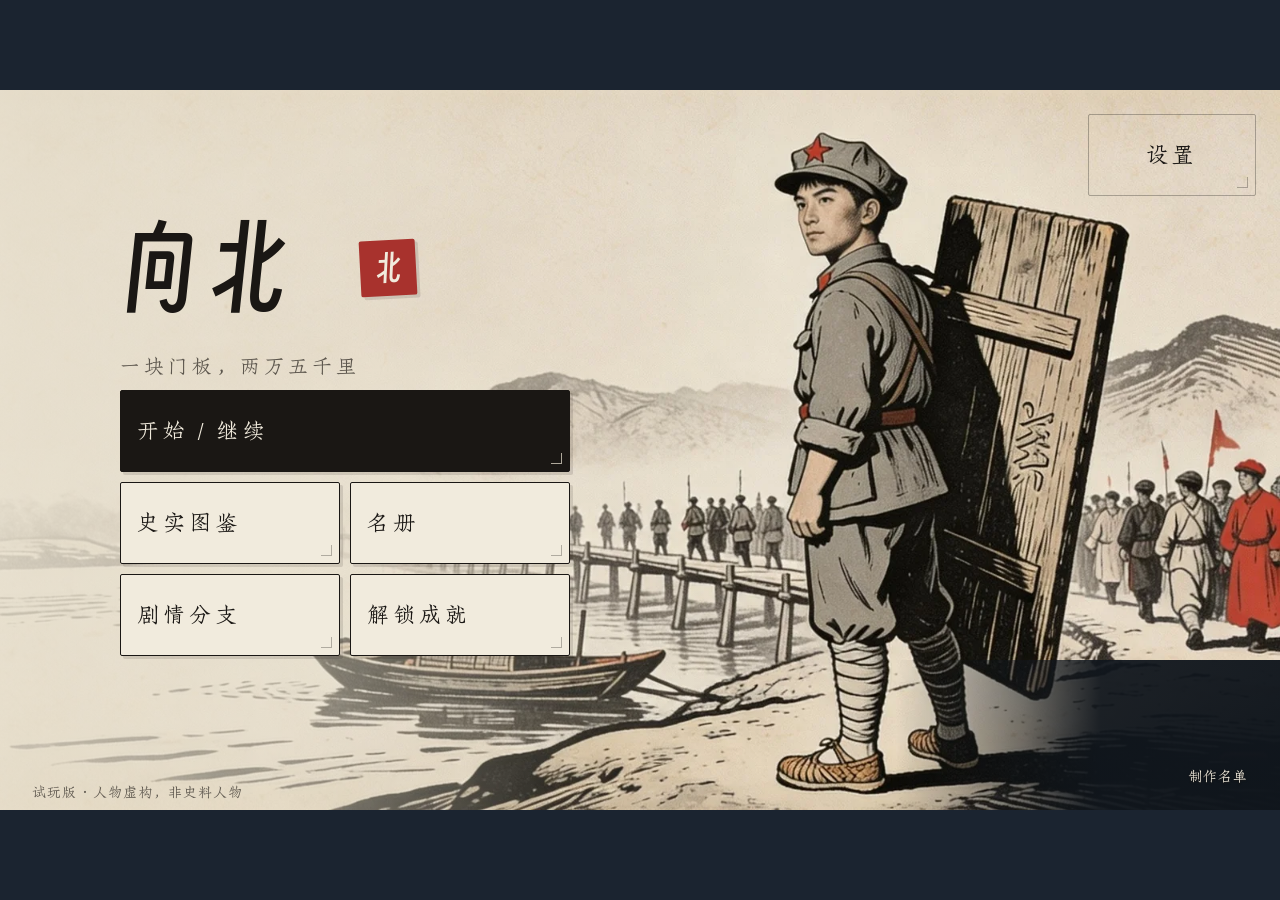
<file: index.html>
<!DOCTYPE html>
<html lang="zh-CN">
<head>
  <meta charset="utf-8">
  <meta name="viewport" content="width=device-width, initial-scale=1, viewport-fit=cover">
  <title>向北</title>
  <link rel="icon" href="data:,">
  <!-- 片头占位图先发：慢网下先给构图，再由 1600 WebP 替换 -->
  <link rel="preload" as="image" href="./assets/backgrounds/placeholders/plate_title.webp" type="image/webp" fetchpriority="high">
  <link rel="preload" as="image" href="./assets/backgrounds/webp/plate_title.webp" type="image/webp" fetchpriority="high">
  <!-- 首屏静态底图：脚本未到时也先看到新版标题照片，而不是纸纹 fallback。 -->
  <style>
    #scene-title {
      background: transparent url("./assets/backgrounds/placeholders/plate_title.webp") center / cover no-repeat;
    }
  </style>
  <link rel="stylesheet" href="./style.css?v=20261116-lqip">
</head>
<body>
  <!-- 固定 1280×720 舞台：所有坐标都是舞台坐标（docs/ui-layout.md） -->
  <div id="stage" data-scene="title">
    <!-- 单画布：标题 / 地图 / VN 共用的程序化版画底（art.js 绘制，不接收点击） -->
    <canvas id="stage-art" class="stage-art" width="1280" height="720" aria-hidden="true"></canvas>

    <!-- 标题画面：ui-layout §2 -->
    <section id="scene-title" class="scene" aria-label="标题画面">
      <h1 class="title-main">向北</h1>
      <span class="title-seal" aria-hidden="true">北</span>
      <p class="title-sub">一块门板，两万五千里</p>
      <div id="title-menu" class="title-menu" role="menu" aria-label="主菜单">
        <button type="button" class="menu-button xb-btn xb-btn--primary menu-button--wide" role="menuitem" data-action="saves">开始 / 继续</button>
        <button type="button" class="menu-button xb-btn" role="menuitem" data-action="codex">史实图鉴</button>
        <button type="button" class="menu-button xb-btn" role="menuitem" data-action="roster-gallery">名册</button>
        <button type="button" class="menu-button xb-btn" role="menuitem" data-action="branch">剧情分支</button>
        <button type="button" class="menu-button xb-btn" role="menuitem" data-action="achievements">解锁成就</button>
      </div>
      <button type="button" class="title-settings xb-btn xb-btn--ghost" data-action="open-settings" aria-haspopup="dialog">设置</button>
      <p class="title-version">试玩版 · 人物虚构，非史料人物</p>
      <a class="title-credits" href="./CREDITS.txt" target="_blank" rel="noopener">制作名单</a>
    </section>

    <!-- 地图画面：ui-layout §1.5 -->
    <section id="scene-map" class="scene" aria-label="长征路线图" hidden>
      <h2 class="map-title">往北</h2>
      <p class="map-sub">一条路，七段</p>
      <svg id="map-route" class="map-route" viewBox="0 0 1280 720" aria-hidden="true" focusable="false">
        <polyline points="186,592 346,532 506,482 676,412 826,332 986,252 1146,162"></polyline>
      </svg>
      <div id="map-stations" class="map-stations"></div>
      <p class="map-hint">点亮的站点可以进入；其余还在路上</p>
    </section>

    <!-- 对话画面：ui-layout §1 + §7 -->
    <section id="scene-vn" class="scene" aria-label="对话" hidden>
      <p id="vn-chapter" class="vn-chapter"></p>
      <p id="vn-condition" class="vn-condition" role="button" tabindex="0" data-action="status-log" aria-live="polite" aria-label="查看本周目状态记录"><span>状态</span><b>良好</b></p>
      <button type="button" id="vn-pack-button" class="vn-pack-button" data-action="pack">行囊 <span id="vn-pack-count">0/4 格</span></button>

      <!-- 自动 / 跳过：只在线性节点显示 -->
      <div id="vn-toolbar" class="vn-toolbar" hidden>
        <button type="button" id="vn-auto" class="vn-tool" aria-pressed="false" data-action="auto">自动</button>
        <button type="button" id="vn-skip" class="vn-tool" aria-pressed="false" data-action="skip">跳过</button>
      </div>

      <button type="button" class="vn-pause" data-action="pause" aria-label="暂停">Ⅱ</button>
      <button type="button" id="vn-history-button" class="vn-history-button" data-action="history" aria-haspopup="dialog">回顾</button>

      <div id="vn-dialogue" class="vn-dialogue">
        <p id="vn-name" class="vn-name"></p>
        <p id="vn-text" class="vn-text"></p>
        <span id="vn-next" class="vn-next" aria-hidden="true">▼</span>
        <!-- 最近一次物资变化：悬浮/点击看“它本来能做什么”，不占正文。 -->
        <button type="button" id="vn-pack-used" class="vn-pack-used" data-action="pack-used-detail" aria-expanded="false" aria-controls="pack-used-detail" hidden><span id="vn-pack-used-label"></span></button>
        <div id="pack-used-detail" class="xb-pack-detail" role="tooltip" hidden></div>
      </div>

      <div id="vn-choice-head" class="vn-choice-head" hidden>
        <p id="vn-choice-prompt" class="vn-choice-prompt"></p>
        <p id="vn-choice-stakes" class="vn-choice-stakes" hidden></p>
      </div>
      <div id="vn-choices" class="vn-choices" role="group" aria-label="选项" hidden></div>

      <!-- 多选：行囊/弃物。整卡可点，数字键切换，Enter 确认；没有倒计时 -->
      <div id="vn-multichoice" class="vn-multichoice" role="group" aria-label="多选" hidden>
        <p id="vn-multi-prompt" class="vn-multi-prompt"></p>
        <div id="vn-multi-options" class="vn-multi-options"></div>
        <div class="vn-multi-foot">
          <p id="vn-multi-status" class="vn-multi-status" aria-live="polite"></p>
          <button type="button" id="vn-multi-confirm" class="xb-btn xb-btn--primary vn-multi-confirm" data-action="multi-confirm" disabled>确认</button>
        </div>
      </div>

      <!-- 点名 / 记名：DOM 覆盖层，不走小游戏画布 -->
      <div id="vn-interact" class="vn-interact" role="group" aria-label="点名" hidden>
        <div class="vn-interact__panel">
          <p id="interact-kicker" class="vn-interact__kicker"></p>
          <p id="interact-name" class="vn-interact__name"></p>
          <p id="interact-status" class="vn-interact__status"></p>
          <div class="vn-interact__bar"><i id="interact-progress"></i></div>
          <div id="interact-names" class="vn-interact__names"></div>
          <button type="button" id="interact-answer" class="xb-btn vn-interact__answer" data-action="interact-answer">替他答到</button>
          <p id="interact-live" class="sr-only" aria-live="polite"></p>
        </div>
      </div>

      <div id="vn-result" class="vn-result" role="group" aria-label="结算" hidden></div>

      <!-- 章节标题卡：全屏，等玩家点击/回车后再继续 -->
      <div id="vn-title-card" class="xb-title-card" role="presentation" hidden>
        <p id="vn-title-chapter" class="xb-title-card__chapter"></p>
        <div class="xb-title-card__rule"></div>
        <p id="vn-title-sub" class="xb-title-card__sub"></p>
        <p id="vn-title-place" class="xb-title-card__place" hidden></p>
        <p class="xb-title-card__hint">点击继续</p>
      </div>

      <!-- 状态变化：顶部居中，只读，不挡点击；多行时一屏最多三条 -->
      <div id="status-notice" class="xb-status-notice" role="status" aria-live="polite" aria-atomic="true" hidden>
        <p class="xb-status-notice__kicker">状态变化</p>
        <ul id="status-notice-list" class="xb-status-notice__list"></ul>
      </div>

      <!-- 物资消耗：贴在对话框上方，与状态弹窗分开队列，不遮正文与人名 -->
      <div id="pack-notice" class="xb-status-notice xb-pack-notice" role="status" aria-live="polite" aria-atomic="true" hidden>
        <p id="pack-notice-kicker" class="xb-status-notice__kicker">物资消耗</p>
        <ul id="pack-notice-list" class="xb-status-notice__list"></ul>
      </div>

      <!-- 分页量具：屏外，与正文同字号同宽，只用来量行数；不能 display:none -->
      <p id="vn-measure" class="vn-measure" aria-hidden="true"></p>
    </section>

    <!-- 结局：点名 + 数字 + 五张精神卡（ui-layout §8） -->
    <section id="scene-ending" class="scene" aria-label="结局" hidden>
      <div id="ending-panel" class="xb-ending">
        <h2 id="ending-title" class="xb-ending__title"></h2>
        <p id="ending-date" class="xb-ending__date"></p>
        <p id="ending-lede" class="xb-ending__lede"></p>
        <p id="ending-route" class="xb-ending__route"></p>
        <p id="ending-summary" class="xb-ending__summary"></p>
        <p id="ending-fates" class="xb-ending__fates"></p>
        <p id="ending-closing" class="xb-ending__closing"></p>
        <div class="xb-ending__cols">
          <div class="xb-ending__names-wrap">
            <h3 class="xb-ending__label">点名</h3>
            <ol id="ending-names" class="xb-ending__names"></ol>
          </div>
          <div class="xb-ending__stats-wrap">
            <h3 class="xb-ending__label">数字</h3>
            <p id="ending-stats" class="xb-ending__stats"></p>
          </div>
        </div>
        <div id="ending-cards" class="xb-ending__cards" aria-label="五张精神卡"></div>
        <section id="ending-achievements" class="xb-ending__achievements" aria-labelledby="ending-achievements-title">
          <h3 id="ending-achievements-title" class="xb-ending__achievements-title">此周目解锁的成就有：</h3>
          <div id="ending-achievement-chips" class="xb-ending__achievement-chips"></div>
          <p id="ending-achievements-count" class="xb-ending__achievements-count"></p>
        </section>
        <p id="ending-disclaimer" class="xb-ending__disclaimer"></p>
        <div class="xb-ending__actions">
          <button type="button" id="ending-share" class="xb-btn" data-action="ending-share">生成分享卡</button>
          <button type="button" id="ending-run-stats" class="xb-btn" data-action="ending-run-stats">本周目统计</button>
          <button type="button" id="ending-branch" class="xb-btn" data-action="ending-branch">查看剧情分支</button>
          <button type="button" id="ending-codex" class="xb-btn" data-action="ending-codex">史实图鉴</button>
          <button type="button" id="ending-home" class="xb-btn xb-btn--primary" data-action="ending-home">回到标题</button>
        </div>
      </div>
    </section>

    <!-- 特效层：墨色横擦转场 + 软闪白；不接收点击，不朗读 -->
    <div id="fx-layer" class="fx-layer" aria-hidden="true">
      <div class="fx-wipe"></div>
      <div class="fx-flash"></div>
    </div>

    <!-- 暂停遮罩：继续 / 设置 / 返回地图 / 回到标题（ui-layout §7） -->
    <div id="pause" class="overlay" hidden>
      <div id="pause-menu" class="pause-panel" role="dialog" aria-modal="true" aria-label="暂停">
        <p class="pause-title">暂停</p>
        <button type="button" class="pause-button" data-action="resume">继续</button>
        <button type="button" class="pause-button" data-action="save">保存</button>
        <button type="button" class="pause-button" data-action="open-settings">设置</button>
        <button type="button" class="pause-button" data-action="codex">史实图鉴</button>
        <button type="button" class="pause-button" data-action="branch">剧情分支</button>
        <button type="button" class="pause-button" data-action="achievements">解锁成就</button>
        <button type="button" class="pause-button" data-action="open-roster">花名册</button>
        <button type="button" class="pause-button" data-action="pause-map">返回地图</button>
        <button type="button" class="pause-button" data-action="pause-title">回到标题</button>
        <details id="pause-status-log" class="pause-status-log">
          <summary>本周目状态记录</summary>
          <ol id="pause-status-log-list" class="pause-status-log__list"></ol>
        </details>
      </div>

      <div id="vn-settings" class="xb-settings" role="dialog" aria-modal="true" aria-label="设置" hidden>
        <p class="pause-title">设置</p>
        <div class="xb-settings__row">
          <span class="xb-settings__label">文字速度</span>
          <div class="xb-settings__control">
            <input id="set-speed" class="xb-range" type="range" min="10" max="60" step="5" value="30" aria-label="文字速度">
            <span id="set-speed-value" class="xb-settings__value">30 字/秒</span>
          </div>
        </div>
        <div class="xb-settings__row">
          <span class="xb-settings__label">字号</span>
          <div id="set-scale" class="xb-segmented" role="group" aria-label="字号">
            <button type="button" data-scale="1" aria-pressed="true">100%</button>
            <button type="button" data-scale="1.15" aria-pressed="false">115%</button>
            <button type="button" data-scale="1.3" aria-pressed="false">130%</button>
          </div>
        </div>
        <div class="xb-settings__row">
          <span class="xb-settings__label">音量<small class="xb-settings__hint">首次点击后生效</small></span>
          <div class="xb-settings__control">
            <input id="set-volume" class="xb-range" type="range" min="0" max="100" step="5" value="60" aria-label="音量">
            <span id="set-volume-value" class="xb-settings__value">60</span>
          </div>
        </div>
        <div class="xb-settings__row">
          <span class="xb-settings__label">配乐<small class="xb-settings__hint">背景音乐</small></span>
          <div class="xb-settings__control">
            <input id="set-music-volume" class="xb-range" type="range" min="0" max="100" step="5" value="100" aria-label="配乐音量">
            <span id="set-music-volume-value" class="xb-settings__value">100</span>
          </div>
        </div>
        <div class="xb-settings__row">
          <span class="xb-settings__label">环境音<small class="xb-settings__hint">风、水、火</small></span>
          <div class="xb-settings__control">
            <input id="set-env-volume" class="xb-range" type="range" min="0" max="100" step="5" value="100" aria-label="环境音音量">
            <span id="set-env-volume-value" class="xb-settings__value">100</span>
          </div>
        </div>
        <div class="xb-settings__row">
          <span class="xb-settings__label">静音</span>
          <button type="button" id="set-muted" class="xb-switch" role="switch" aria-checked="false" aria-label="静音"></button>
        </div>
        <div class="xb-settings__row">
          <span class="xb-settings__label">减少动效</span>
          <button type="button" id="set-motion" class="xb-switch" role="switch" aria-checked="false" aria-label="减少动效"></button>
        </div>
        <div class="xb-settings__row">
          <span class="xb-settings__label">跳读已读</span>
          <button type="button" id="set-skip" class="xb-switch" role="switch" aria-checked="false" aria-label="跳读已读"></button>
        </div>
        <div id="settings-danger" class="xb-settings__danger">
          <p class="xb-settings__danger-title">危险操作</p>
          <p class="xb-settings__danger-hint">清空全部存档、剧情分支、成就、名册与剧情回顾；音量、字号等设置保留。此操作不可撤销。</p>
          <button type="button" id="settings-init-game" class="xb-btn xb-btn--danger xb-settings__danger-button" data-action="init-game">初始化游戏</button>
        </div>
        <button type="button" class="pause-button" data-action="close-settings">返回</button>
      </div>

      <div id="vn-roster" class="xb-roster" role="dialog" aria-modal="true" aria-label="花名册" tabindex="-1" hidden>
        <p class="pause-title">花名册</p>
        <p class="xb-roster__hint">这一路上，名册里记下的人。</p>
        <ol id="roster-list" class="xb-roster__list"></ol>
        <p id="roster-foot" class="xb-roster__foot"></p>
        <button type="button" class="pause-button" data-action="close-roster">返回</button>
      </div>
    </div>

    <!-- 史实注：单张弹窗，四块（标题 / 类型 / 正文 / 出处）+ 争议行（ui-layout §7） -->
    <div id="codex" class="xb-modal xb-codex" role="dialog" aria-modal="true" aria-labelledby="codex-title" hidden>
      <button type="button" id="codex-close" class="xb-modal__close" aria-label="关闭">×</button>
      <h2 id="codex-title" class="xb-modal__title"></h2>
      <div id="codex-badges" class="xb-codex__badges"></div>
      <div id="codex-figure" class="xb-codex__figure" hidden></div>
      <div id="codex-body" class="xb-codex__body" tabindex="0"></div>
      <p id="codex-note" class="xb-codex__note" hidden></p>
      <p id="codex-source" class="xb-codex__source"></p>
      <p id="codex-image-note" class="xb-codex__asset-note" hidden></p>
      <p class="xb-codex__disclaimer">人物虚构，非史料人物。</p>
    </div>

    <!-- 剧情分支：只读歧路图；标题 / 结局 / 暂停三入口共用。未走到的章节与结局灰 -->
    <div id="branch-map" class="xb-branch" role="dialog" aria-modal="true" aria-labelledby="branch-title" hidden>
      <div class="xb-branch__sky" aria-hidden="true"></div>
      <header class="xb-branch__head">
        <div class="xb-branch__brand">
          <p class="xb-branch__kicker">命路歧图 · 只看你走过的</p>
          <h2 id="branch-title" class="xb-branch__title">剧情分支</h2>
          <span class="xb-branch__seal" aria-hidden="true">歧</span>
        </div>
        <p id="branch-count" class="xb-branch__count"></p>
        <button type="button" id="branch-close" class="xb-modal__close xb-branch__close" data-action="branch-close" aria-label="关闭剧情分支">×</button>
      </header>
      <div class="xb-branch__body">
        <div id="branch-chapters" class="xb-branch__chapters" aria-label="七段路线"></div>
        <p id="branch-live" class="xb-branch__live"></p>
        <div class="xb-branch__ends">
          <section class="xb-branch__group xb-branch__group--door" aria-labelledby="branch-door-title">
            <h3 id="branch-door-title" class="xb-branch__group-title">带板 <span>1–5</span></h3>
            <div id="branch-endings-door" class="xb-branch__endings"></div>
          </section>
          <section class="xb-branch__group xb-branch__group--nodoor" aria-labelledby="branch-nodoor-title">
            <h3 id="branch-nodoor-title" class="xb-branch__group-title">空手 <span>6–10</span></h3>
            <div id="branch-endings-nodoor" class="xb-branch__endings"></div>
          </section>
          <section class="xb-branch__group xb-branch__group--bad" aria-labelledby="branch-bad-title">
            <h3 id="branch-bad-title" class="xb-branch__group-title">坏结局 <span>11</span></h3>
            <div id="branch-endings-bad" class="xb-branch__endings"></div>
          </section>
        </div>
        <p class="xb-branch__hint">点章节看这一章的抉择；点结局看门板、救人与点名。未走到的仍留在雾里。</p>
      </div>

      <div id="branch-detail" class="xb-branch-detail" role="dialog" aria-modal="true" aria-labelledby="branch-detail-title" hidden>
        <div class="xb-branch-detail__panel">
          <button type="button" id="branch-detail-close" class="xb-modal__close" data-action="branch-detail-close" aria-label="关闭详情">×</button>
          <p id="branch-detail-kicker" class="xb-branch-detail__kicker"></p>
          <h3 id="branch-detail-title" class="xb-branch-detail__title"></h3>
          <p id="branch-detail-sub" class="xb-branch-detail__sub"></p>
          <div id="branch-detail-body" class="xb-branch-detail__body" tabindex="0"></div>
          <div id="branch-detail-actions" class="xb-branch-detail__actions" hidden></div>
        </div>
      </div>
    </div>

    <!-- 史实图鉴：7 张，3+3+1；锁卡点击只提示 -->
    <div id="codex-gallery" class="xb-gallery" role="dialog" aria-modal="true" aria-labelledby="gallery-title" hidden>
      <div class="xb-gallery__panel">
        <button type="button" id="gallery-close" class="xb-modal__close" data-action="gallery-close" aria-label="关闭图鉴">×</button>
        <h2 id="gallery-title" class="xb-gallery__title">史实图鉴</h2>
        <p id="gallery-count" class="xb-gallery__count"></p>
        <div id="gallery-grid" class="xb-gallery__grid"></div>
        <p class="xb-gallery__asset-note">照片说明：部分场景图为1967年或当代拍摄，作历史氛围示意，非1935年现场；来源与授权见制作名单。</p>
        <p class="xb-gallery__hint">已解锁的卡片可以打开；其余卡片在对应章节记入。</p>
      </div>
    </div>

    <!-- 名册回廊：只读，记四路人物命运的应到/未到/谁替答，不记分数 -->
    <div id="roster-gallery" class="xb-gallery xb-roster-gallery" role="dialog" aria-modal="true" aria-labelledby="roster-gallery-title" hidden>
      <div class="xb-gallery__panel">
        <button type="button" id="roster-gallery-close" class="xb-modal__close" data-action="roster-gallery-close" aria-label="关闭名册">×</button>
        <h2 id="roster-gallery-title" class="xb-gallery__title">名册</h2>
        <p id="roster-gallery-count" class="xb-gallery__count"></p>
        <div id="roster-gallery-pages" class="xb-roster-pages"></div>
        <p class="xb-gallery__hint">这里只记名字，不记分数。</p>
      </div>
    </div>

    <!-- 解锁成就：标题 / 暂停 / 结局三入口共用；锁定卡只显示词条名与“未解锁” -->
    <div id="achievement-panel" class="xb-achievements" role="dialog" aria-modal="true" aria-labelledby="achievement-title" hidden>
      <div class="xb-achievements__panel">
        <button type="button" id="achievement-close" class="xb-modal__close" data-action="achievement-close" aria-label="关闭成就">×</button>
        <header class="xb-achievements__head">
          <p class="xb-achievements__kicker">一路走来的选择</p>
          <h2 id="achievement-title" class="xb-achievements__title">解锁成就</h2>
          <p id="achievement-count" class="xb-achievements__count"></p>
        </header>
        <div id="achievement-tabs" class="xb-achievements__tabs" role="tablist" aria-label="按章节查看成就"></div>
        <div id="achievement-grid" class="xb-achievements__grid" role="tabpanel"></div>
        <p class="xb-achievements__hint">已解锁的成就可点开查看原因；灰色框还没有走到。</p>
      </div>

      <div id="achievement-detail" class="xb-achievement-detail" role="dialog" aria-modal="true" aria-labelledby="achievement-detail-title" hidden>
        <div class="xb-achievement-detail__panel">
          <button type="button" id="achievement-detail-close" class="xb-modal__close" data-action="achievement-detail-close" aria-label="关闭成就详情">×</button>
          <p id="achievement-detail-kicker" class="xb-achievement-detail__kicker"></p>
          <h3 id="achievement-detail-title" class="xb-achievement-detail__title"></h3>
          <div id="achievement-detail-body" class="xb-achievement-detail__body" tabindex="0"></div>
        </div>
      </div>
    </div>

    <!-- 本周目分享卡：Canvas 生成，不依赖外部图片；预览后可保存 PNG。 -->
    <div id="share-card" class="xb-share" role="dialog" aria-modal="true" aria-labelledby="share-title" hidden>
      <div id="share-card-panel" class="xb-share__panel">
        <button type="button" id="share-close" class="xb-modal__close" data-action="share-close" aria-label="关闭分享卡">×</button>
        <p class="xb-share__kicker">一块门板，两万五千里</p>
        <h2 id="share-title" class="xb-share__title">本周目分享卡</h2>
        <p class="xb-share__sub">只画这一周目：门板、同伴、五张精神卡。</p>
        <div class="xb-share__frame">
          <canvas id="share-card-canvas" width="1080" height="1440" aria-label="本周目分享卡预览"></canvas>
        </div>
        <div class="xb-share__actions">
          <button type="button" id="share-download" class="xb-btn xb-btn--primary" data-action="share-download">保存图片</button>
          <button type="button" class="xb-btn" data-action="share-close">关闭</button>
        </div>
      </div>
    </div>

    <!-- 本周目统计：只读这一周目的门板、同伴、名册与五卡，不做完成度百分比 -->
    <div id="run-stats" class="xb-runstats" role="dialog" aria-modal="true" aria-labelledby="run-stats-title" hidden>
      <div id="run-stats-panel" class="xb-runstats__panel">
        <button type="button" id="run-stats-close" class="xb-modal__close" data-action="run-stats-close" aria-label="关闭本周目统计">×</button>
        <p class="xb-runstats__kicker">这一周目，走成了这样</p>
        <h2 id="run-stats-title" class="xb-runstats__title">本周目统计</h2>
        <p id="run-stats-route" class="xb-runstats__route"></p>
        <div class="xb-runstats__grid">
          <section class="xb-runstats__block">
            <h3>门板</h3>
            <p id="run-stats-door"></p>
          </section>
          <section class="xb-runstats__block">
            <h3>状态</h3>
            <p id="run-stats-condition"></p>
          </section>
          <section class="xb-runstats__block">
            <h3>救人</h3>
            <p id="run-stats-rescues"></p>
          </section>
        </div>
        <h3 class="xb-runstats__heading">七段</h3>
        <div id="run-stats-chapters" class="xb-runstats__chapters"></div>
        <h3 class="xb-runstats__heading">同伴</h3>
        <div id="run-stats-fates" class="xb-runstats__fates"></div>
        <h3 class="xb-runstats__heading">点名</h3>
        <ol id="run-stats-names" class="xb-runstats__names"></ol>
        <h3 class="xb-runstats__heading">五张精神卡</h3>
        <div id="run-stats-cards" class="xb-runstats__cards"></div>
        <p id="run-stats-note" class="xb-runstats__note"></p>
      </div>
    </div>

    <!-- 测试模式：仅 ?dev=1 显示；跳章与 11 条结局预置，不进入正式入口 -->
    <button type="button" id="dev-toggle" class="xb-dev-toggle xb-btn" data-action="dev-open" hidden>测试</button>
    <div id="dev-panel" class="xb-dev" role="dialog" aria-modal="true" aria-labelledby="dev-title" hidden>
      <div id="dev-panel-box" class="xb-dev__panel">
        <button type="button" id="dev-close" class="xb-modal__close" data-action="dev-close" aria-label="关闭测试模式">×</button>
        <p class="xb-dev__kicker">仅本地调试</p>
        <h2 id="dev-title" class="xb-dev__title">测试模式</h2>
        <p class="xb-dev__note">只在本局跳转，跳转本身不写档；走到章末仍按正常规则结算。用于验证章节与隐藏分支，不是正式入口。</p>
        <h3>跳到章节</h3>
        <div id="dev-chapters" class="xb-dev__chapters"></div>
        <h3>预置结局（从吴起末段开始）</h3>
        <div id="dev-routes" class="xb-dev__routes"></div>
        <button type="button" class="xb-btn" data-action="dev-close">关闭</button>
      </div>
    </div>

    <!-- 物资：随时可开；限时选项期间禁用。差状态复用同一面板做警告。 -->
    <div id="pack-panel" class="xb-pack-overlay" role="dialog" aria-modal="true" aria-labelledby="pack-title" hidden>
      <div class="xb-pack">
        <p id="pack-warning" class="xb-pack__warning" hidden></p>
        <h2 id="pack-title" class="xb-pack__title">物资</h2>
        <p id="pack-summary" class="xb-pack__summary"></p>
        <div id="pack-list" class="xb-pack__list"></div>
        <p id="pack-note" class="xb-pack__note"></p>
        <div class="xb-pack__actions">
          <button type="button" id="pack-close" class="xb-btn" data-action="pack-close">关闭</button>
          <button type="button" id="pack-continue" class="xb-btn xb-btn--primary" data-action="pack-continue" hidden>继续（不使用）</button>
        </div>
      </div>
    </div>

    <!-- 状态“差”：先警告；同意开物资栏，拒绝按死亡路线收口 -->
    <div id="danger-modal" class="xb-door-modal" role="dialog" aria-modal="true" aria-labelledby="danger-title" hidden>
      <div class="xb-door">
        <h2 id="danger-title" class="xb-door__title">状态：差</h2>
        <p class="xb-door__body">当前你的状态已不足以支撑继续行进，请立刻补充物资恢复体力。</p>
        <div class="xb-danger__actions">
          <button type="button" id="danger-accept" class="xb-btn xb-btn--primary" data-action="danger-accept">同意</button>
          <button type="button" id="danger-refuse" class="xb-btn" data-action="danger-refuse">拒绝</button>
        </div>
      </div>
    </div>

    <!-- 行囊未满：点“系好行囊”但四格没装满时先确认；选“否”回到多选，已选的物资不动 -->
    <div id="bag-confirm-modal" class="xb-door-modal" role="dialog" aria-modal="true" aria-labelledby="bag-confirm-title" aria-describedby="bag-confirm-body" hidden>
      <div class="xb-door">
        <h2 id="bag-confirm-title" class="xb-door__title">行囊</h2>
        <p id="bag-confirm-body" class="xb-door__body">行囊尚未装满，长征路途艰险，确定要继续吗？</p>
        <div class="xb-danger__actions">
          <button type="button" id="bag-confirm-yes" class="xb-btn xb-btn--primary" data-action="bag-confirm-yes">是</button>
          <button type="button" id="bag-confirm-no" class="xb-btn" data-action="bag-confirm-no">否</button>
        </div>
      </div>
    </div>

    <!-- 门板舍弃：只在草地结算、条件 A/B/C 全不满足时出现 -->
    <div id="door-modal" class="xb-door-modal" role="dialog" aria-modal="true" aria-labelledby="door-title" hidden>
      <div class="xb-door">
        <h2 id="door-title" class="xb-door__title">必须舍弃门板</h2>
        <p class="xb-door__body">由于你体力透支，或帮手不足，无法将门板带到终点，你必须舍弃。</p>
        <button type="button" id="door-discard" class="xb-btn xb-btn--primary" data-action="door-discard">舍弃门板</button>
      </div>
    </div>

    <!-- 剧情回顾：游玩中只读翻看前面的对话与选择；按档隔离，不写主档 -->
    <div id="history-panel" class="xb-history" role="dialog" aria-modal="true" aria-labelledby="history-title" hidden>
      <div class="xb-history__panel">
        <header class="xb-history__head">
          <span class="xb-history__seal" aria-hidden="true"></span>
          <h2 id="history-title" class="xb-history__title">剧情回顾</h2>
        </header>
        <button type="button" id="history-close" class="xb-history__close" data-action="history-close" aria-label="关闭剧情回顾">×</button>
        <div id="history-body" class="xb-history__body" tabindex="0">
          <p id="history-empty" class="xb-history__empty">还没有走过的对话。</p>
          <div id="history-list" class="xb-history__list"></div>
        </div>
      </div>
    </div>

    <!-- 存档列表：标题菜单唯一入口；已完结档点开是整页结局回顾 -->
    <div id="saves-panel" class="xb-saves" role="dialog" aria-modal="true" aria-labelledby="saves-title" hidden>
      <div class="xb-saves__panel">
        <button type="button" id="saves-close" class="xb-modal__close" data-action="saves-close" aria-label="关闭存档">×</button>
        <header class="xb-saves__head">
          <p id="saves-kicker" class="xb-saves__kicker">一块门板，两万五千里</p>
          <h2 id="saves-title" class="xb-saves__title">存档</h2>
          <p id="saves-count" class="xb-saves__count"></p>
        </header>
        <div class="xb-saves__actions">
          <button type="button" id="save-new" class="xb-btn xb-btn--primary" data-action="save-new">开启新档</button>
          <button type="button" id="save-default-source" class="xb-btn" data-action="save-default-source" hidden>用最近一周目开新档</button>
          <button type="button" id="save-latest" class="xb-btn" data-action="save-latest">上次玩到</button>
          <button type="button" id="save-delete" class="xb-btn" data-action="save-delete">删除存档</button>
          <button type="button" id="saves-back" class="xb-btn" data-action="saves-back" hidden>返回</button>
        </div>
        <div class="xb-saves__list-wrap">
          <div id="saves-list" class="xb-saves__list" role="group" aria-label="存档列表"></div>
          <p id="saves-empty" class="xb-saves__empty">还没有存档。点「开启新档」，从于都河出发。</p>
        </div>
        <div id="saves-delete-bar" class="xb-saves__delete-bar" hidden>
          <p id="saves-delete-count" class="xb-saves__delete-count">已选 0 个</p>
          <div class="xb-saves__delete-actions">
            <button type="button" id="saves-delete-confirm" class="xb-btn xb-btn--primary" data-action="save-delete-confirm">确认</button>
            <button type="button" id="saves-delete-cancel" class="xb-btn" data-action="save-delete-cancel">取消</button>
          </div>
        </div>
        <p id="saves-hint" class="xb-saves__hint"></p>
      </div>
    </div>

    <!-- 通用二选一确认：开新档 / 上次玩到 / 删档 / 初始化 / 继续某档 -->
    <div id="save-confirm" class="xb-door-modal xb-save-confirm" role="dialog" aria-modal="true" aria-labelledby="save-confirm-title" hidden>
      <div class="xb-door">
        <h2 id="save-confirm-title" class="xb-door__title"></h2>
        <p id="save-confirm-body" class="xb-door__body" hidden></p>
        <div class="xb-danger__actions">
          <button type="button" id="save-confirm-yes" class="xb-btn xb-btn--primary" data-action="save-confirm-yes">是</button>
          <button type="button" id="save-confirm-no" class="xb-btn" data-action="save-confirm-no">否</button>
        </div>
      </div>
    </div>

    <div id="toast" role="status" aria-live="polite"></div>
    <div id="autosave-notice" class="xb-autosave" role="status" aria-live="polite" aria-atomic="true" aria-hidden="true"></div>
    <pre id="debug" hidden></pre>
  </div>

  <div id="orientation">
    <p>请把手机横过来</p>
    <p class="orientation-hint">如果转动手机没有反应，请点右上角菜单，选择“在浏览器打开”。</p>
  </div>

  <!-- 顺序固定：art → story → engine；全部经典 script，不用 module -->
  <script src="./art.js?v=20261116-lqip"></script>
  <script src="./story.js?v=20261116-lqip"></script>
  <script src="./engine.js?v=20261116-lqip"></script>
</body>
</html>
</file>
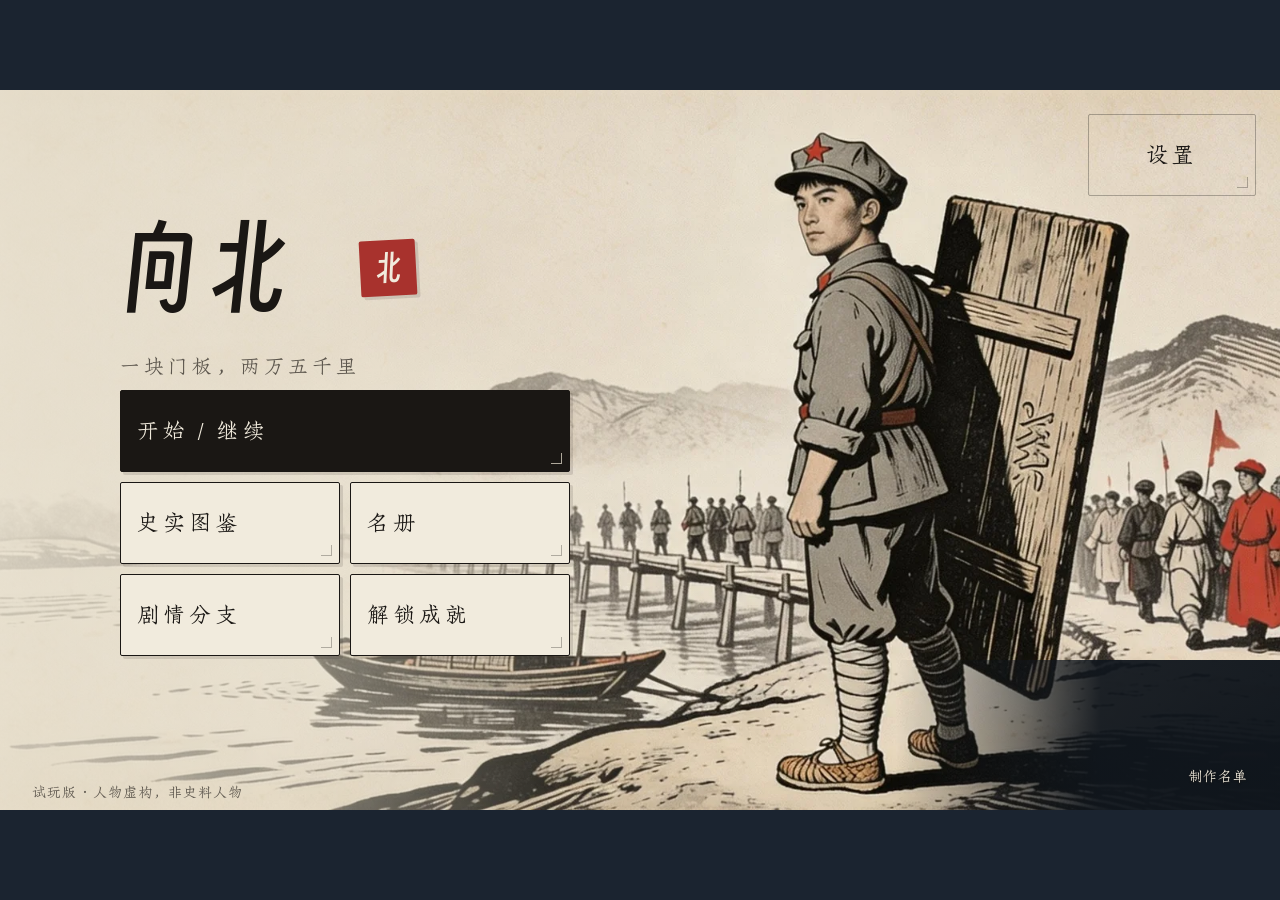
<file: project/index.html>
<!DOCTYPE html>
<html lang="zh-CN">
<head>
  <meta charset="utf-8">
  <meta name="viewport" content="width=device-width, initial-scale=1, viewport-fit=cover">
  <title>向北</title>
  <link rel="icon" href="data:,">
  <!-- 片头占位图先发：慢网下先给构图，再由 1600 WebP 替换 -->
  <link rel="preload" as="image" href="./assets/backgrounds/placeholders/plate_title.webp" type="image/webp" fetchpriority="high">
  <link rel="preload" as="image" href="./assets/backgrounds/webp/plate_title.webp" type="image/webp" fetchpriority="high">
  <!-- 首屏静态底图：脚本未到时也先看到新版标题照片，而不是纸纹 fallback。 -->
  <style>
    #scene-title {
      background: transparent url("./assets/backgrounds/placeholders/plate_title.webp") center / cover no-repeat;
    }
  </style>
  <link rel="stylesheet" href="./style.css?v=20261116-lqip">
</head>
<body>
  <!-- 固定 1280×720 舞台：所有坐标都是舞台坐标（docs/ui-layout.md） -->
  <div id="stage" data-scene="title">
    <!-- 单画布：标题 / 地图 / VN 共用的程序化版画底（art.js 绘制，不接收点击） -->
    <canvas id="stage-art" class="stage-art" width="1280" height="720" aria-hidden="true"></canvas>

    <!-- 标题画面：ui-layout §2 -->
    <section id="scene-title" class="scene" aria-label="标题画面">
      <h1 class="title-main">向北</h1>
      <span class="title-seal" aria-hidden="true">北</span>
      <p class="title-sub">一块门板，两万五千里</p>
      <div id="title-menu" class="title-menu" role="menu" aria-label="主菜单">
        <button type="button" class="menu-button xb-btn xb-btn--primary menu-button--wide" role="menuitem" data-action="saves">开始 / 继续</button>
        <button type="button" class="menu-button xb-btn" role="menuitem" data-action="codex">史实图鉴</button>
        <button type="button" class="menu-button xb-btn" role="menuitem" data-action="roster-gallery">名册</button>
        <button type="button" class="menu-button xb-btn" role="menuitem" data-action="branch">剧情分支</button>
        <button type="button" class="menu-button xb-btn" role="menuitem" data-action="achievements">解锁成就</button>
      </div>
      <button type="button" class="title-settings xb-btn xb-btn--ghost" data-action="open-settings" aria-haspopup="dialog">设置</button>
      <p class="title-version">试玩版 · 人物虚构，非史料人物</p>
      <a class="title-credits" href="./CREDITS.txt" target="_blank" rel="noopener">制作名单</a>
    </section>

    <!-- 地图画面：ui-layout §1.5 -->
    <section id="scene-map" class="scene" aria-label="长征路线图" hidden>
      <h2 class="map-title">往北</h2>
      <p class="map-sub">一条路，七段</p>
      <svg id="map-route" class="map-route" viewBox="0 0 1280 720" aria-hidden="true" focusable="false">
        <polyline points="186,592 346,532 506,482 676,412 826,332 986,252 1146,162"></polyline>
      </svg>
      <div id="map-stations" class="map-stations"></div>
      <p class="map-hint">点亮的站点可以进入；其余还在路上</p>
    </section>

    <!-- 对话画面：ui-layout §1 + §7 -->
    <section id="scene-vn" class="scene" aria-label="对话" hidden>
      <p id="vn-chapter" class="vn-chapter"></p>
      <p id="vn-condition" class="vn-condition" role="button" tabindex="0" data-action="status-log" aria-live="polite" aria-label="查看本周目状态记录"><span>状态</span><b>良好</b></p>
      <button type="button" id="vn-pack-button" class="vn-pack-button" data-action="pack">行囊 <span id="vn-pack-count">0/4 格</span></button>

      <!-- 自动 / 跳过：只在线性节点显示 -->
      <div id="vn-toolbar" class="vn-toolbar" hidden>
        <button type="button" id="vn-auto" class="vn-tool" aria-pressed="false" data-action="auto">自动</button>
        <button type="button" id="vn-skip" class="vn-tool" aria-pressed="false" data-action="skip">跳过</button>
      </div>

      <button type="button" class="vn-pause" data-action="pause" aria-label="暂停">Ⅱ</button>
      <button type="button" id="vn-history-button" class="vn-history-button" data-action="history" aria-haspopup="dialog">回顾</button>

      <div id="vn-dialogue" class="vn-dialogue">
        <p id="vn-name" class="vn-name"></p>
        <p id="vn-text" class="vn-text"></p>
        <span id="vn-next" class="vn-next" aria-hidden="true">▼</span>
        <!-- 最近一次物资变化：悬浮/点击看“它本来能做什么”，不占正文。 -->
        <button type="button" id="vn-pack-used" class="vn-pack-used" data-action="pack-used-detail" aria-expanded="false" aria-controls="pack-used-detail" hidden><span id="vn-pack-used-label"></span></button>
        <div id="pack-used-detail" class="xb-pack-detail" role="tooltip" hidden></div>
      </div>

      <div id="vn-choice-head" class="vn-choice-head" hidden>
        <p id="vn-choice-prompt" class="vn-choice-prompt"></p>
        <p id="vn-choice-stakes" class="vn-choice-stakes" hidden></p>
      </div>
      <div id="vn-choices" class="vn-choices" role="group" aria-label="选项" hidden></div>

      <!-- 多选：行囊/弃物。整卡可点，数字键切换，Enter 确认；没有倒计时 -->
      <div id="vn-multichoice" class="vn-multichoice" role="group" aria-label="多选" hidden>
        <p id="vn-multi-prompt" class="vn-multi-prompt"></p>
        <div id="vn-multi-options" class="vn-multi-options"></div>
        <div class="vn-multi-foot">
          <p id="vn-multi-status" class="vn-multi-status" aria-live="polite"></p>
          <button type="button" id="vn-multi-confirm" class="xb-btn xb-btn--primary vn-multi-confirm" data-action="multi-confirm" disabled>确认</button>
        </div>
      </div>

      <!-- 点名 / 记名：DOM 覆盖层，不走小游戏画布 -->
      <div id="vn-interact" class="vn-interact" role="group" aria-label="点名" hidden>
        <div class="vn-interact__panel">
          <p id="interact-kicker" class="vn-interact__kicker"></p>
          <p id="interact-name" class="vn-interact__name"></p>
          <p id="interact-status" class="vn-interact__status"></p>
          <div class="vn-interact__bar"><i id="interact-progress"></i></div>
          <div id="interact-names" class="vn-interact__names"></div>
          <button type="button" id="interact-answer" class="xb-btn vn-interact__answer" data-action="interact-answer">替他答到</button>
          <p id="interact-live" class="sr-only" aria-live="polite"></p>
        </div>
      </div>

      <div id="vn-result" class="vn-result" role="group" aria-label="结算" hidden></div>

      <!-- 章节标题卡：全屏，等玩家点击/回车后再继续 -->
      <div id="vn-title-card" class="xb-title-card" role="presentation" hidden>
        <p id="vn-title-chapter" class="xb-title-card__chapter"></p>
        <div class="xb-title-card__rule"></div>
        <p id="vn-title-sub" class="xb-title-card__sub"></p>
        <p id="vn-title-place" class="xb-title-card__place" hidden></p>
        <p class="xb-title-card__hint">点击继续</p>
      </div>

      <!-- 状态变化：顶部居中，只读，不挡点击；多行时一屏最多三条 -->
      <div id="status-notice" class="xb-status-notice" role="status" aria-live="polite" aria-atomic="true" hidden>
        <p class="xb-status-notice__kicker">状态变化</p>
        <ul id="status-notice-list" class="xb-status-notice__list"></ul>
      </div>

      <!-- 物资消耗：贴在对话框上方，与状态弹窗分开队列，不遮正文与人名 -->
      <div id="pack-notice" class="xb-status-notice xb-pack-notice" role="status" aria-live="polite" aria-atomic="true" hidden>
        <p id="pack-notice-kicker" class="xb-status-notice__kicker">物资消耗</p>
        <ul id="pack-notice-list" class="xb-status-notice__list"></ul>
      </div>

      <!-- 分页量具：屏外，与正文同字号同宽，只用来量行数；不能 display:none -->
      <p id="vn-measure" class="vn-measure" aria-hidden="true"></p>
    </section>

    <!-- 结局：点名 + 数字 + 五张精神卡（ui-layout §8） -->
    <section id="scene-ending" class="scene" aria-label="结局" hidden>
      <div id="ending-panel" class="xb-ending">
        <h2 id="ending-title" class="xb-ending__title"></h2>
        <p id="ending-date" class="xb-ending__date"></p>
        <p id="ending-lede" class="xb-ending__lede"></p>
        <p id="ending-route" class="xb-ending__route"></p>
        <p id="ending-summary" class="xb-ending__summary"></p>
        <p id="ending-fates" class="xb-ending__fates"></p>
        <p id="ending-closing" class="xb-ending__closing"></p>
        <div class="xb-ending__cols">
          <div class="xb-ending__names-wrap">
            <h3 class="xb-ending__label">点名</h3>
            <ol id="ending-names" class="xb-ending__names"></ol>
          </div>
          <div class="xb-ending__stats-wrap">
            <h3 class="xb-ending__label">数字</h3>
            <p id="ending-stats" class="xb-ending__stats"></p>
          </div>
        </div>
        <div id="ending-cards" class="xb-ending__cards" aria-label="五张精神卡"></div>
        <section id="ending-achievements" class="xb-ending__achievements" aria-labelledby="ending-achievements-title">
          <h3 id="ending-achievements-title" class="xb-ending__achievements-title">此周目解锁的成就有：</h3>
          <div id="ending-achievement-chips" class="xb-ending__achievement-chips"></div>
          <p id="ending-achievements-count" class="xb-ending__achievements-count"></p>
        </section>
        <p id="ending-disclaimer" class="xb-ending__disclaimer"></p>
        <div class="xb-ending__actions">
          <button type="button" id="ending-share" class="xb-btn" data-action="ending-share">生成分享卡</button>
          <button type="button" id="ending-run-stats" class="xb-btn" data-action="ending-run-stats">本周目统计</button>
          <button type="button" id="ending-branch" class="xb-btn" data-action="ending-branch">查看剧情分支</button>
          <button type="button" id="ending-codex" class="xb-btn" data-action="ending-codex">史实图鉴</button>
          <button type="button" id="ending-home" class="xb-btn xb-btn--primary" data-action="ending-home">回到标题</button>
        </div>
      </div>
    </section>

    <!-- 特效层：墨色横擦转场 + 软闪白；不接收点击，不朗读 -->
    <div id="fx-layer" class="fx-layer" aria-hidden="true">
      <div class="fx-wipe"></div>
      <div class="fx-flash"></div>
    </div>

    <!-- 暂停遮罩：继续 / 设置 / 返回地图 / 回到标题（ui-layout §7） -->
    <div id="pause" class="overlay" hidden>
      <div id="pause-menu" class="pause-panel" role="dialog" aria-modal="true" aria-label="暂停">
        <p class="pause-title">暂停</p>
        <button type="button" class="pause-button" data-action="resume">继续</button>
        <button type="button" class="pause-button" data-action="save">保存</button>
        <button type="button" class="pause-button" data-action="open-settings">设置</button>
        <button type="button" class="pause-button" data-action="codex">史实图鉴</button>
        <button type="button" class="pause-button" data-action="branch">剧情分支</button>
        <button type="button" class="pause-button" data-action="achievements">解锁成就</button>
        <button type="button" class="pause-button" data-action="open-roster">花名册</button>
        <button type="button" class="pause-button" data-action="pause-map">返回地图</button>
        <button type="button" class="pause-button" data-action="pause-title">回到标题</button>
        <details id="pause-status-log" class="pause-status-log">
          <summary>本周目状态记录</summary>
          <ol id="pause-status-log-list" class="pause-status-log__list"></ol>
        </details>
      </div>

      <div id="vn-settings" class="xb-settings" role="dialog" aria-modal="true" aria-label="设置" hidden>
        <p class="pause-title">设置</p>
        <div class="xb-settings__row">
          <span class="xb-settings__label">文字速度</span>
          <div class="xb-settings__control">
            <input id="set-speed" class="xb-range" type="range" min="10" max="60" step="5" value="30" aria-label="文字速度">
            <span id="set-speed-value" class="xb-settings__value">30 字/秒</span>
          </div>
        </div>
        <div class="xb-settings__row">
          <span class="xb-settings__label">字号</span>
          <div id="set-scale" class="xb-segmented" role="group" aria-label="字号">
            <button type="button" data-scale="1" aria-pressed="true">100%</button>
            <button type="button" data-scale="1.15" aria-pressed="false">115%</button>
            <button type="button" data-scale="1.3" aria-pressed="false">130%</button>
          </div>
        </div>
        <div class="xb-settings__row">
          <span class="xb-settings__label">音量<small class="xb-settings__hint">首次点击后生效</small></span>
          <div class="xb-settings__control">
            <input id="set-volume" class="xb-range" type="range" min="0" max="100" step="5" value="60" aria-label="音量">
            <span id="set-volume-value" class="xb-settings__value">60</span>
          </div>
        </div>
        <div class="xb-settings__row">
          <span class="xb-settings__label">配乐<small class="xb-settings__hint">背景音乐</small></span>
          <div class="xb-settings__control">
            <input id="set-music-volume" class="xb-range" type="range" min="0" max="100" step="5" value="100" aria-label="配乐音量">
            <span id="set-music-volume-value" class="xb-settings__value">100</span>
          </div>
        </div>
        <div class="xb-settings__row">
          <span class="xb-settings__label">环境音<small class="xb-settings__hint">风、水、火</small></span>
          <div class="xb-settings__control">
            <input id="set-env-volume" class="xb-range" type="range" min="0" max="100" step="5" value="100" aria-label="环境音音量">
            <span id="set-env-volume-value" class="xb-settings__value">100</span>
          </div>
        </div>
        <div class="xb-settings__row">
          <span class="xb-settings__label">静音</span>
          <button type="button" id="set-muted" class="xb-switch" role="switch" aria-checked="false" aria-label="静音"></button>
        </div>
        <div class="xb-settings__row">
          <span class="xb-settings__label">减少动效</span>
          <button type="button" id="set-motion" class="xb-switch" role="switch" aria-checked="false" aria-label="减少动效"></button>
        </div>
        <div class="xb-settings__row">
          <span class="xb-settings__label">跳读已读</span>
          <button type="button" id="set-skip" class="xb-switch" role="switch" aria-checked="false" aria-label="跳读已读"></button>
        </div>
        <div id="settings-danger" class="xb-settings__danger">
          <p class="xb-settings__danger-title">危险操作</p>
          <p class="xb-settings__danger-hint">清空全部存档、剧情分支、成就、名册与剧情回顾；音量、字号等设置保留。此操作不可撤销。</p>
          <button type="button" id="settings-init-game" class="xb-btn xb-btn--danger xb-settings__danger-button" data-action="init-game">初始化游戏</button>
        </div>
        <button type="button" class="pause-button" data-action="close-settings">返回</button>
      </div>

      <div id="vn-roster" class="xb-roster" role="dialog" aria-modal="true" aria-label="花名册" tabindex="-1" hidden>
        <p class="pause-title">花名册</p>
        <p class="xb-roster__hint">这一路上，名册里记下的人。</p>
        <ol id="roster-list" class="xb-roster__list"></ol>
        <p id="roster-foot" class="xb-roster__foot"></p>
        <button type="button" class="pause-button" data-action="close-roster">返回</button>
      </div>
    </div>

    <!-- 史实注：单张弹窗，四块（标题 / 类型 / 正文 / 出处）+ 争议行（ui-layout §7） -->
    <div id="codex" class="xb-modal xb-codex" role="dialog" aria-modal="true" aria-labelledby="codex-title" hidden>
      <button type="button" id="codex-close" class="xb-modal__close" aria-label="关闭">×</button>
      <h2 id="codex-title" class="xb-modal__title"></h2>
      <div id="codex-badges" class="xb-codex__badges"></div>
      <div id="codex-figure" class="xb-codex__figure" hidden></div>
      <div id="codex-body" class="xb-codex__body" tabindex="0"></div>
      <p id="codex-note" class="xb-codex__note" hidden></p>
      <p id="codex-source" class="xb-codex__source"></p>
      <p id="codex-image-note" class="xb-codex__asset-note" hidden></p>
      <p class="xb-codex__disclaimer">人物虚构，非史料人物。</p>
    </div>

    <!-- 剧情分支：只读歧路图；标题 / 结局 / 暂停三入口共用。未走到的章节与结局灰 -->
    <div id="branch-map" class="xb-branch" role="dialog" aria-modal="true" aria-labelledby="branch-title" hidden>
      <div class="xb-branch__sky" aria-hidden="true"></div>
      <header class="xb-branch__head">
        <div class="xb-branch__brand">
          <p class="xb-branch__kicker">命路歧图 · 只看你走过的</p>
          <h2 id="branch-title" class="xb-branch__title">剧情分支</h2>
          <span class="xb-branch__seal" aria-hidden="true">歧</span>
        </div>
        <p id="branch-count" class="xb-branch__count"></p>
        <button type="button" id="branch-close" class="xb-modal__close xb-branch__close" data-action="branch-close" aria-label="关闭剧情分支">×</button>
      </header>
      <div class="xb-branch__body">
        <div id="branch-chapters" class="xb-branch__chapters" aria-label="七段路线"></div>
        <p id="branch-live" class="xb-branch__live"></p>
        <div class="xb-branch__ends">
          <section class="xb-branch__group xb-branch__group--door" aria-labelledby="branch-door-title">
            <h3 id="branch-door-title" class="xb-branch__group-title">带板 <span>1–5</span></h3>
            <div id="branch-endings-door" class="xb-branch__endings"></div>
          </section>
          <section class="xb-branch__group xb-branch__group--nodoor" aria-labelledby="branch-nodoor-title">
            <h3 id="branch-nodoor-title" class="xb-branch__group-title">空手 <span>6–10</span></h3>
            <div id="branch-endings-nodoor" class="xb-branch__endings"></div>
          </section>
          <section class="xb-branch__group xb-branch__group--bad" aria-labelledby="branch-bad-title">
            <h3 id="branch-bad-title" class="xb-branch__group-title">坏结局 <span>11</span></h3>
            <div id="branch-endings-bad" class="xb-branch__endings"></div>
          </section>
        </div>
        <p class="xb-branch__hint">点章节看这一章的抉择；点结局看门板、救人与点名。未走到的仍留在雾里。</p>
      </div>

      <div id="branch-detail" class="xb-branch-detail" role="dialog" aria-modal="true" aria-labelledby="branch-detail-title" hidden>
        <div class="xb-branch-detail__panel">
          <button type="button" id="branch-detail-close" class="xb-modal__close" data-action="branch-detail-close" aria-label="关闭详情">×</button>
          <p id="branch-detail-kicker" class="xb-branch-detail__kicker"></p>
          <h3 id="branch-detail-title" class="xb-branch-detail__title"></h3>
          <p id="branch-detail-sub" class="xb-branch-detail__sub"></p>
          <div id="branch-detail-body" class="xb-branch-detail__body" tabindex="0"></div>
          <div id="branch-detail-actions" class="xb-branch-detail__actions" hidden></div>
        </div>
      </div>
    </div>

    <!-- 史实图鉴：7 张，3+3+1；锁卡点击只提示 -->
    <div id="codex-gallery" class="xb-gallery" role="dialog" aria-modal="true" aria-labelledby="gallery-title" hidden>
      <div class="xb-gallery__panel">
        <button type="button" id="gallery-close" class="xb-modal__close" data-action="gallery-close" aria-label="关闭图鉴">×</button>
        <h2 id="gallery-title" class="xb-gallery__title">史实图鉴</h2>
        <p id="gallery-count" class="xb-gallery__count"></p>
        <div id="gallery-grid" class="xb-gallery__grid"></div>
        <p class="xb-gallery__asset-note">照片说明：部分场景图为1967年或当代拍摄，作历史氛围示意，非1935年现场；来源与授权见制作名单。</p>
        <p class="xb-gallery__hint">已解锁的卡片可以打开；其余卡片在对应章节记入。</p>
      </div>
    </div>

    <!-- 名册回廊：只读，记四路人物命运的应到/未到/谁替答，不记分数 -->
    <div id="roster-gallery" class="xb-gallery xb-roster-gallery" role="dialog" aria-modal="true" aria-labelledby="roster-gallery-title" hidden>
      <div class="xb-gallery__panel">
        <button type="button" id="roster-gallery-close" class="xb-modal__close" data-action="roster-gallery-close" aria-label="关闭名册">×</button>
        <h2 id="roster-gallery-title" class="xb-gallery__title">名册</h2>
        <p id="roster-gallery-count" class="xb-gallery__count"></p>
        <div id="roster-gallery-pages" class="xb-roster-pages"></div>
        <p class="xb-gallery__hint">这里只记名字，不记分数。</p>
      </div>
    </div>

    <!-- 解锁成就：标题 / 暂停 / 结局三入口共用；锁定卡只显示词条名与“未解锁” -->
    <div id="achievement-panel" class="xb-achievements" role="dialog" aria-modal="true" aria-labelledby="achievement-title" hidden>
      <div class="xb-achievements__panel">
        <button type="button" id="achievement-close" class="xb-modal__close" data-action="achievement-close" aria-label="关闭成就">×</button>
        <header class="xb-achievements__head">
          <p class="xb-achievements__kicker">一路走来的选择</p>
          <h2 id="achievement-title" class="xb-achievements__title">解锁成就</h2>
          <p id="achievement-count" class="xb-achievements__count"></p>
        </header>
        <div id="achievement-tabs" class="xb-achievements__tabs" role="tablist" aria-label="按章节查看成就"></div>
        <div id="achievement-grid" class="xb-achievements__grid" role="tabpanel"></div>
        <p class="xb-achievements__hint">已解锁的成就可点开查看原因；灰色框还没有走到。</p>
      </div>

      <div id="achievement-detail" class="xb-achievement-detail" role="dialog" aria-modal="true" aria-labelledby="achievement-detail-title" hidden>
        <div class="xb-achievement-detail__panel">
          <button type="button" id="achievement-detail-close" class="xb-modal__close" data-action="achievement-detail-close" aria-label="关闭成就详情">×</button>
          <p id="achievement-detail-kicker" class="xb-achievement-detail__kicker"></p>
          <h3 id="achievement-detail-title" class="xb-achievement-detail__title"></h3>
          <div id="achievement-detail-body" class="xb-achievement-detail__body" tabindex="0"></div>
        </div>
      </div>
    </div>

    <!-- 本周目分享卡：Canvas 生成，不依赖外部图片；预览后可保存 PNG。 -->
    <div id="share-card" class="xb-share" role="dialog" aria-modal="true" aria-labelledby="share-title" hidden>
      <div id="share-card-panel" class="xb-share__panel">
        <button type="button" id="share-close" class="xb-modal__close" data-action="share-close" aria-label="关闭分享卡">×</button>
        <p class="xb-share__kicker">一块门板，两万五千里</p>
        <h2 id="share-title" class="xb-share__title">本周目分享卡</h2>
        <p class="xb-share__sub">只画这一周目：门板、同伴、五张精神卡。</p>
        <div class="xb-share__frame">
          <canvas id="share-card-canvas" width="1080" height="1440" aria-label="本周目分享卡预览"></canvas>
        </div>
        <div class="xb-share__actions">
          <button type="button" id="share-download" class="xb-btn xb-btn--primary" data-action="share-download">保存图片</button>
          <button type="button" class="xb-btn" data-action="share-close">关闭</button>
        </div>
      </div>
    </div>

    <!-- 本周目统计：只读这一周目的门板、同伴、名册与五卡，不做完成度百分比 -->
    <div id="run-stats" class="xb-runstats" role="dialog" aria-modal="true" aria-labelledby="run-stats-title" hidden>
      <div id="run-stats-panel" class="xb-runstats__panel">
        <button type="button" id="run-stats-close" class="xb-modal__close" data-action="run-stats-close" aria-label="关闭本周目统计">×</button>
        <p class="xb-runstats__kicker">这一周目，走成了这样</p>
        <h2 id="run-stats-title" class="xb-runstats__title">本周目统计</h2>
        <p id="run-stats-route" class="xb-runstats__route"></p>
        <div class="xb-runstats__grid">
          <section class="xb-runstats__block">
            <h3>门板</h3>
            <p id="run-stats-door"></p>
          </section>
          <section class="xb-runstats__block">
            <h3>状态</h3>
            <p id="run-stats-condition"></p>
          </section>
          <section class="xb-runstats__block">
            <h3>救人</h3>
            <p id="run-stats-rescues"></p>
          </section>
        </div>
        <h3 class="xb-runstats__heading">七段</h3>
        <div id="run-stats-chapters" class="xb-runstats__chapters"></div>
        <h3 class="xb-runstats__heading">同伴</h3>
        <div id="run-stats-fates" class="xb-runstats__fates"></div>
        <h3 class="xb-runstats__heading">点名</h3>
        <ol id="run-stats-names" class="xb-runstats__names"></ol>
        <h3 class="xb-runstats__heading">五张精神卡</h3>
        <div id="run-stats-cards" class="xb-runstats__cards"></div>
        <p id="run-stats-note" class="xb-runstats__note"></p>
      </div>
    </div>

    <!-- 测试模式：仅 ?dev=1 显示；跳章与 11 条结局预置，不进入正式入口 -->
    <button type="button" id="dev-toggle" class="xb-dev-toggle xb-btn" data-action="dev-open" hidden>测试</button>
    <div id="dev-panel" class="xb-dev" role="dialog" aria-modal="true" aria-labelledby="dev-title" hidden>
      <div id="dev-panel-box" class="xb-dev__panel">
        <button type="button" id="dev-close" class="xb-modal__close" data-action="dev-close" aria-label="关闭测试模式">×</button>
        <p class="xb-dev__kicker">仅本地调试</p>
        <h2 id="dev-title" class="xb-dev__title">测试模式</h2>
        <p class="xb-dev__note">只在本局跳转，跳转本身不写档；走到章末仍按正常规则结算。用于验证章节与隐藏分支，不是正式入口。</p>
        <h3>跳到章节</h3>
        <div id="dev-chapters" class="xb-dev__chapters"></div>
        <h3>预置结局（从吴起末段开始）</h3>
        <div id="dev-routes" class="xb-dev__routes"></div>
        <button type="button" class="xb-btn" data-action="dev-close">关闭</button>
      </div>
    </div>

    <!-- 物资：随时可开；限时选项期间禁用。差状态复用同一面板做警告。 -->
    <div id="pack-panel" class="xb-pack-overlay" role="dialog" aria-modal="true" aria-labelledby="pack-title" hidden>
      <div class="xb-pack">
        <p id="pack-warning" class="xb-pack__warning" hidden></p>
        <h2 id="pack-title" class="xb-pack__title">物资</h2>
        <p id="pack-summary" class="xb-pack__summary"></p>
        <div id="pack-list" class="xb-pack__list"></div>
        <p id="pack-note" class="xb-pack__note"></p>
        <div class="xb-pack__actions">
          <button type="button" id="pack-close" class="xb-btn" data-action="pack-close">关闭</button>
          <button type="button" id="pack-continue" class="xb-btn xb-btn--primary" data-action="pack-continue" hidden>继续（不使用）</button>
        </div>
      </div>
    </div>

    <!-- 状态“差”：先警告；同意开物资栏，拒绝按死亡路线收口 -->
    <div id="danger-modal" class="xb-door-modal" role="dialog" aria-modal="true" aria-labelledby="danger-title" hidden>
      <div class="xb-door">
        <h2 id="danger-title" class="xb-door__title">状态：差</h2>
        <p class="xb-door__body">当前你的状态已不足以支撑继续行进，请立刻补充物资恢复体力。</p>
        <div class="xb-danger__actions">
          <button type="button" id="danger-accept" class="xb-btn xb-btn--primary" data-action="danger-accept">同意</button>
          <button type="button" id="danger-refuse" class="xb-btn" data-action="danger-refuse">拒绝</button>
        </div>
      </div>
    </div>

    <!-- 行囊未满：点“系好行囊”但四格没装满时先确认；选“否”回到多选，已选的物资不动 -->
    <div id="bag-confirm-modal" class="xb-door-modal" role="dialog" aria-modal="true" aria-labelledby="bag-confirm-title" aria-describedby="bag-confirm-body" hidden>
      <div class="xb-door">
        <h2 id="bag-confirm-title" class="xb-door__title">行囊</h2>
        <p id="bag-confirm-body" class="xb-door__body">行囊尚未装满，长征路途艰险，确定要继续吗？</p>
        <div class="xb-danger__actions">
          <button type="button" id="bag-confirm-yes" class="xb-btn xb-btn--primary" data-action="bag-confirm-yes">是</button>
          <button type="button" id="bag-confirm-no" class="xb-btn" data-action="bag-confirm-no">否</button>
        </div>
      </div>
    </div>

    <!-- 门板舍弃：只在草地结算、条件 A/B/C 全不满足时出现 -->
    <div id="door-modal" class="xb-door-modal" role="dialog" aria-modal="true" aria-labelledby="door-title" hidden>
      <div class="xb-door">
        <h2 id="door-title" class="xb-door__title">必须舍弃门板</h2>
        <p class="xb-door__body">由于你体力透支，或帮手不足，无法将门板带到终点，你必须舍弃。</p>
        <button type="button" id="door-discard" class="xb-btn xb-btn--primary" data-action="door-discard">舍弃门板</button>
      </div>
    </div>

    <!-- 剧情回顾：游玩中只读翻看前面的对话与选择；按档隔离，不写主档 -->
    <div id="history-panel" class="xb-history" role="dialog" aria-modal="true" aria-labelledby="history-title" hidden>
      <div class="xb-history__panel">
        <header class="xb-history__head">
          <span class="xb-history__seal" aria-hidden="true"></span>
          <h2 id="history-title" class="xb-history__title">剧情回顾</h2>
        </header>
        <button type="button" id="history-close" class="xb-history__close" data-action="history-close" aria-label="关闭剧情回顾">×</button>
        <div id="history-body" class="xb-history__body" tabindex="0">
          <p id="history-empty" class="xb-history__empty">还没有走过的对话。</p>
          <div id="history-list" class="xb-history__list"></div>
        </div>
      </div>
    </div>

    <!-- 存档列表：标题菜单唯一入口；已完结档点开是整页结局回顾 -->
    <div id="saves-panel" class="xb-saves" role="dialog" aria-modal="true" aria-labelledby="saves-title" hidden>
      <div class="xb-saves__panel">
        <button type="button" id="saves-close" class="xb-modal__close" data-action="saves-close" aria-label="关闭存档">×</button>
        <header class="xb-saves__head">
          <p id="saves-kicker" class="xb-saves__kicker">一块门板，两万五千里</p>
          <h2 id="saves-title" class="xb-saves__title">存档</h2>
          <p id="saves-count" class="xb-saves__count"></p>
        </header>
        <div class="xb-saves__actions">
          <button type="button" id="save-new" class="xb-btn xb-btn--primary" data-action="save-new">开启新档</button>
          <button type="button" id="save-default-source" class="xb-btn" data-action="save-default-source" hidden>用最近一周目开新档</button>
          <button type="button" id="save-latest" class="xb-btn" data-action="save-latest">上次玩到</button>
          <button type="button" id="save-delete" class="xb-btn" data-action="save-delete">删除存档</button>
          <button type="button" id="saves-back" class="xb-btn" data-action="saves-back" hidden>返回</button>
        </div>
        <div class="xb-saves__list-wrap">
          <div id="saves-list" class="xb-saves__list" role="group" aria-label="存档列表"></div>
          <p id="saves-empty" class="xb-saves__empty">还没有存档。点「开启新档」，从于都河出发。</p>
        </div>
        <div id="saves-delete-bar" class="xb-saves__delete-bar" hidden>
          <p id="saves-delete-count" class="xb-saves__delete-count">已选 0 个</p>
          <div class="xb-saves__delete-actions">
            <button type="button" id="saves-delete-confirm" class="xb-btn xb-btn--primary" data-action="save-delete-confirm">确认</button>
            <button type="button" id="saves-delete-cancel" class="xb-btn" data-action="save-delete-cancel">取消</button>
          </div>
        </div>
        <p id="saves-hint" class="xb-saves__hint"></p>
      </div>
    </div>

    <!-- 通用二选一确认：开新档 / 上次玩到 / 删档 / 初始化 / 继续某档 -->
    <div id="save-confirm" class="xb-door-modal xb-save-confirm" role="dialog" aria-modal="true" aria-labelledby="save-confirm-title" hidden>
      <div class="xb-door">
        <h2 id="save-confirm-title" class="xb-door__title"></h2>
        <p id="save-confirm-body" class="xb-door__body" hidden></p>
        <div class="xb-danger__actions">
          <button type="button" id="save-confirm-yes" class="xb-btn xb-btn--primary" data-action="save-confirm-yes">是</button>
          <button type="button" id="save-confirm-no" class="xb-btn" data-action="save-confirm-no">否</button>
        </div>
      </div>
    </div>

    <div id="toast" role="status" aria-live="polite"></div>
    <div id="autosave-notice" class="xb-autosave" role="status" aria-live="polite" aria-atomic="true" aria-hidden="true"></div>
    <pre id="debug" hidden></pre>
  </div>

  <div id="orientation">
    <p>请把手机横过来</p>
    <p class="orientation-hint">如果转动手机没有反应，请点右上角菜单，选择“在浏览器打开”。</p>
  </div>

  <!-- 顺序固定：art → story → engine；全部经典 script，不用 module -->
  <script src="./art.js?v=20261116-lqip"></script>
  <script src="./story.js?v=20261116-lqip"></script>
  <script src="./engine.js?v=20261116-lqip"></script>
</body>
</html>
</file>
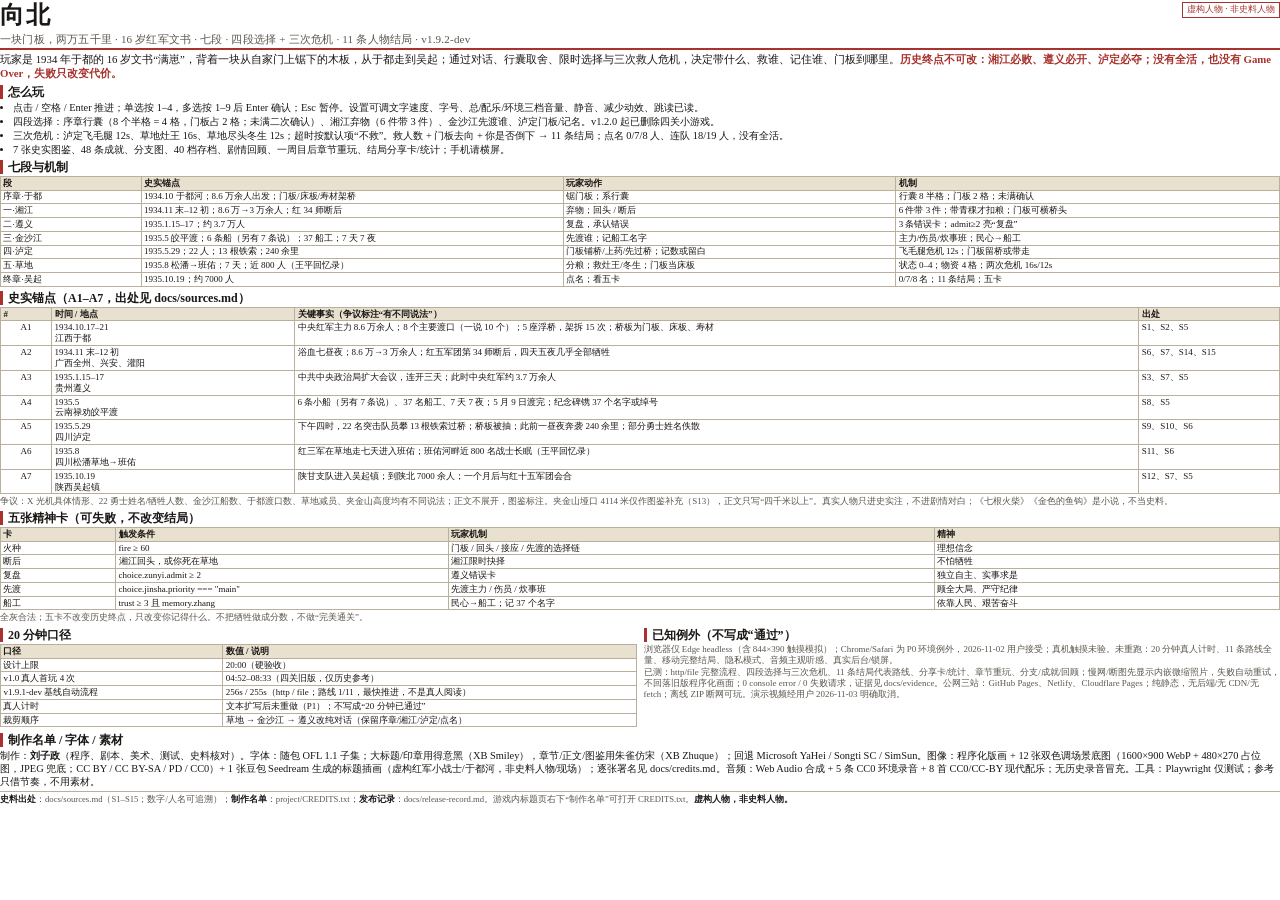
<file: project/tools/design-note.html>
<!DOCTYPE html>
<html lang="zh-CN">
<head>
<meta charset="utf-8">
<title>向北 · 一页设计说明 v1.9.2-dev</title>
<style>
  @page { size: A4 portrait; margin: 8mm 9mm 7mm; }
  * { box-sizing: border-box; }
  html, body { margin: 0; padding: 0; }
  body {
    font-family: "Microsoft YaHei", "PingFang SC", "Noto Sans CJK SC", "SimSun", serif;
    color: #1A1714; background: #fff; font-size: 7.8pt; line-height: 1.28;
  }
  .head { border-bottom: 2.2px solid #A8322D; padding-bottom: 2.5px; margin-bottom: 3px; }
  h1 { margin: 0; font-size: 18pt; letter-spacing: 2px; font-weight: 700; }
  .sub { margin: 1px 0 0; font-size: 8.3pt; color: #5C564D; letter-spacing: .2px; }
  .tag { float: right; margin-top: 2px; border: 1px solid #A8322D; color: #A8322D; padding: 1px 4px; font-size: 7pt; }
  .lede { margin: 2.5px 0; font-size: 8.1pt; }
  .lede b { color: #A8322D; }
  h2 { font-size: 9pt; margin: 4px 0 1.5px; padding-left: 5px; border-left: 3px solid #A8322D; line-height: 1.2; }
  p { margin: 1px 0; }
  ul { margin: 1px 0 1px 13px; padding: 0; }
  li { margin: 0 0 .6px; }
  table { width: 100%; border-collapse: collapse; margin: 1px 0 1.5px; font-size: 6.75pt; line-height: 1.22; }
  th, td { border: .5px solid #B9AF9C; padding: .9px 2.4px; vertical-align: top; }
  th { background: #E8E1D0; font-weight: 700; text-align: left; }
  td.n { width: 4%; text-align: center; }
  .two { display: flex; gap: 7px; }
  .two > div { flex: 1; min-width: 0; }
  .note { color: #5C564D; font-size: 6.7pt; line-height: 1.24; }
  .red { color: #A8322D; font-weight: 700; }
  .foot { margin-top: 2.5px; padding-top: 2px; border-top: .6px solid #B9AF9C; font-size: 6.5pt; color: #5C564D; }
  .foot b { color: #1A1714; }
  .avoid { break-inside: avoid; page-break-inside: avoid; }
</style>
</head>
<body>
  <div class="head">
    <span class="tag">虚构人物 · 非史料人物</span>
    <h1>向北</h1>
    <p class="sub">一块门板，两万五千里 · 16 岁红军文书 · 七段 · 四段选择 + 三次危机 · 11 条人物结局 · v1.9.2-dev</p>
  </div>

  <p class="lede">玩家是 1934 年于都的 16 岁文书“满崽”，背着一块从自家门上锯下的木板，从于都走到吴起；通过对话、行囊取舍、限时选择与三次救人危机，决定带什么、救谁、记住谁、门板到哪里。<b>历史终点不可改：湘江必败、遵义必开、泸定必夺；没有全活，也没有 Game Over，失败只改变代价。</b></p>

  <h2>怎么玩</h2>
  <ul>
    <li>点击 / 空格 / Enter 推进；单选按 1–4，多选按 1–9 后 Enter 确认；Esc 暂停。设置可调文字速度、字号、总/配乐/环境三档音量、静音、减少动效、跳读已读。</li>
    <li>四段选择：序章行囊（8 个半格 = 4 格，门板占 2 格；未满二次确认）、湘江弃物（6 件带 3 件）、金沙江先渡谁、泸定门板/记名。v1.2.0 起已删除四关小游戏。</li>
    <li>三次危机：泸定飞毛腿 12s、草地灶王 16s、草地尽头冬生 12s；超时按默认项“不救”。救人数 + 门板去向 + 你是否倒下 → 11 条结局；点名 0/7/8 人、连队 18/19 人，没有全活。</li>
    <li>7 张史实图鉴、48 条成就、分支图、40 档存档、剧情回顾、一周目后章节重玩、结局分享卡/统计；手机请横屏。</li>
  </ul>

  <h2>七段与机制</h2>
  <table>
    <tr><th style="width:11%">段</th><th style="width:33%">史实锚点</th><th style="width:26%">玩家动作</th><th>机制</th></tr>
    <tr><td>序章·于都</td><td>1934.10 于都河；8.6 万余人出发；门板/床板/寿材架桥</td><td>锯门板；系行囊</td><td>行囊 8 半格；门板 2 格；未满确认</td></tr>
    <tr><td>一·湘江</td><td>1934.11 末–12 初；8.6 万→3 万余人；红 34 师断后</td><td>弃物；回头 / 断后</td><td>6 件带 3 件；带青稞才扣粮；门板可横桥头</td></tr>
    <tr><td>二·遵义</td><td>1935.1.15–17；约 3.7 万人</td><td>复盘，承认错误</td><td>3 条错误卡；admit≥2 亮“复盘”</td></tr>
    <tr><td>三·金沙江</td><td>1935.5 皎平渡；6 条船（另有 7 条说）；37 船工；7 天 7 夜</td><td>先渡谁；记船工名字</td><td>主力/伤员/炊事班；民心→船工</td></tr>
    <tr><td>四·泸定</td><td>1935.5.29；22 人；13 根铁索；240 余里</td><td>门板铺桥/上药/先过桥；记数或留白</td><td>飞毛腿危机 12s；门板留桥或带走</td></tr>
    <tr><td>五·草地</td><td>1935.8 松潘→班佑；7 天；近 800 人（王平回忆录）</td><td>分粮；救灶王/冬生；门板当床板</td><td>状态 0–4；物资 4 格；两次危机 16s/12s</td></tr>
    <tr><td>终章·吴起</td><td>1935.10.19；约 7000 人</td><td>点名；看五卡</td><td>0/7/8 名；11 条结局；五卡</td></tr>
  </table>

  <h2>史实锚点（A1–A7，出处见 docs/sources.md）</h2>
  <table>
    <tr><th style="width:4%">#</th><th style="width:19%">时间 / 地点</th><th>关键事实（争议标注“有不同说法”）</th><th style="width:11%">出处</th></tr>
    <tr><td class="n">A1</td><td>1934.10.17–21<br>江西于都</td><td>中央红军主力 8.6 万余人；8 个主要渡口（一说 10 个）；5 座浮桥，架拆 15 次；桥板为门板、床板、寿材</td><td>S1、S2、S5</td></tr>
    <tr><td class="n">A2</td><td>1934.11 末–12 初<br>广西全州、兴安、灌阳</td><td>浴血七昼夜；8.6 万→3 万余人；红五军团第 34 师断后，四天五夜几乎全部牺牲</td><td>S6、S7、S14、S15</td></tr>
    <tr><td class="n">A3</td><td>1935.1.15–17<br>贵州遵义</td><td>中共中央政治局扩大会议，连开三天；此时中央红军约 3.7 万余人</td><td>S3、S7、S5</td></tr>
    <tr><td class="n">A4</td><td>1935.5<br>云南禄劝皎平渡</td><td>6 条小船（另有 7 条说）、37 名船工、7 天 7 夜；5 月 9 日渡完；纪念碑镌 37 个名字或绰号</td><td>S8、S5</td></tr>
    <tr><td class="n">A5</td><td>1935.5.29<br>四川泸定</td><td>下午四时，22 名突击队员攀 13 根铁索过桥；桥板被抽；此前一昼夜奔袭 240 余里；部分勇士姓名佚散</td><td>S9、S10、S6</td></tr>
    <tr><td class="n">A6</td><td>1935.8<br>四川松潘草地→班佑</td><td>红三军在草地走七天进入班佑；班佑河畔近 800 名战士长眠（王平回忆录）</td><td>S11、S6</td></tr>
    <tr><td class="n">A7</td><td>1935.10.19<br>陕西吴起镇</td><td>陕甘支队进入吴起镇；到陕北 7000 余人；一个月后与红十五军团会合</td><td>S12、S7、S5</td></tr>
  </table>
  <p class="note">争议：X 光机具体情形、22 勇士姓名/牺牲人数、金沙江船数、于都渡口数、草地减员、夹金山高度均有不同说法；正文不展开，图鉴标注。夹金山垭口 4114 米仅作图鉴补充（S13），正文只写“四千米以上”。真实人物只进史实注，不进剧情对白；《七根火柴》《金色的鱼钩》是小说，不当史料。</p>

  <h2>五张精神卡（可失败，不改变结局）</h2>
  <table>
    <tr><th style="width:9%">卡</th><th style="width:26%">触发条件</th><th style="width:38%">玩家机制</th><th>精神</th></tr>
    <tr><td>火种</td><td>fire ≥ 60</td><td>门板 / 回头 / 接应 / 先渡的选择链</td><td>理想信念</td></tr>
    <tr><td>断后</td><td>湘江回头，或你死在草地</td><td>湘江限时抉择</td><td>不怕牺牲</td></tr>
    <tr><td>复盘</td><td>choice.zunyi.admit ≥ 2</td><td>遵义错误卡</td><td>独立自主、实事求是</td></tr>
    <tr><td>先渡</td><td>choice.jinsha.priority === "main"</td><td>先渡主力 / 伤员 / 炊事班</td><td>顾全大局、严守纪律</td></tr>
    <tr><td>船工</td><td>trust ≥ 3 且 memory.zhang</td><td>民心→船工；记 37 个名字</td><td>依靠人民、艰苦奋斗</td></tr>
  </table>
  <p class="note">全灰合法；五卡不改变历史终点，只改变你记得什么。不把牺牲做成分数，不做“完美通关”。</p>

  <div class="two avoid">
    <div>
      <h2>20 分钟口径</h2>
      <table>
        <tr><th style="width:35%">口径</th><th>数值 / 说明</th></tr>
        <tr><td>设计上限</td><td>20:00（硬验收）</td></tr>
        <tr><td>v1.0 真人首玩 4 次</td><td>04:52–08:33（四关旧版，仅历史参考）</td></tr>
        <tr><td>v1.9.1-dev 基线自动流程</td><td>256s / 255s（http / file；路线 1/11，最快推进，不是真人阅读）</td></tr>
        <tr><td>真人计时</td><td>文本扩写后未重做（P1）；不写成“20 分钟已通过”</td></tr>
        <tr><td>裁剪顺序</td><td>草地 → 金沙江 → 遵义改纯对话（保留序章/湘江/泸定/点名）</td></tr>
      </table>
    </div>
    <div>
      <h2>已知例外（不写成“通过”）</h2>
      <p class="note">浏览器仅 Edge headless（含 844×390 触摸模拟）；Chrome/Safari 为 P0 环境例外，2026-11-02 用户接受；真机触摸未验。未重跑：20 分钟真人计时、11 条路线全量、移动完整结局、隐私模式、音频主观听感、真实后台/锁屏。</p>
      <p class="note">已测：http/file 完整流程、四段选择与三次危机、11 条结局代表路线、分享卡/统计、章节重玩、分支/成就/回顾；慢网/断图先显示内嵌微缩照片，失败自动重试，不回落旧版程序化画面；0 console error / 0 失败请求，证据见 docs/evidence。公网三站：GitHub Pages、Netlify、Cloudflare Pages；纯静态，无后端/无 CDN/无 fetch；离线 ZIP 断网可玩。演示视频经用户 2026-11-03 明确取消。</p>
    </div>
  </div>

  <h2>制作名单 / 字体 / 素材</h2>
  <p>制作：<b>刘子政</b>（程序、剧本、美术、测试、史料核对）。字体：随包 OFL 1.1 子集；大标题/印章用得意黑（XB Smiley），章节/正文/图鉴用朱雀仿宋（XB Zhuque）；回退 Microsoft YaHei / Songti SC / SimSun。图像：程序化版画 + 12 张双色调场景底图（1600×900 WebP + 480×270 占位图，JPEG 兜底；CC BY / CC BY-SA / PD / CC0）+ 1 张豆包 Seedream 生成的标题插画（虚构红军小战士/于都河，非史料人物/现场）；逐张署名见 docs/credits.md。音频：Web Audio 合成 + 5 条 CC0 环境录音 + 8 首 CC0/CC-BY 现代配乐；无历史录音冒充。工具：Playwright 仅测试；参考只借节奏，不用素材。</p>
  <p class="foot"><b>史料出处</b>：docs/sources.md（S1–S15；数字/人名可追溯）；<b>制作名单</b>：project/CREDITS.txt；<b>发布记录</b>：docs/release-record.md。游戏内标题页右下“制作名单”可打开 CREDITS.txt。<b>虚构人物，非史料人物。</b></p>
</body>
</html>
</file>
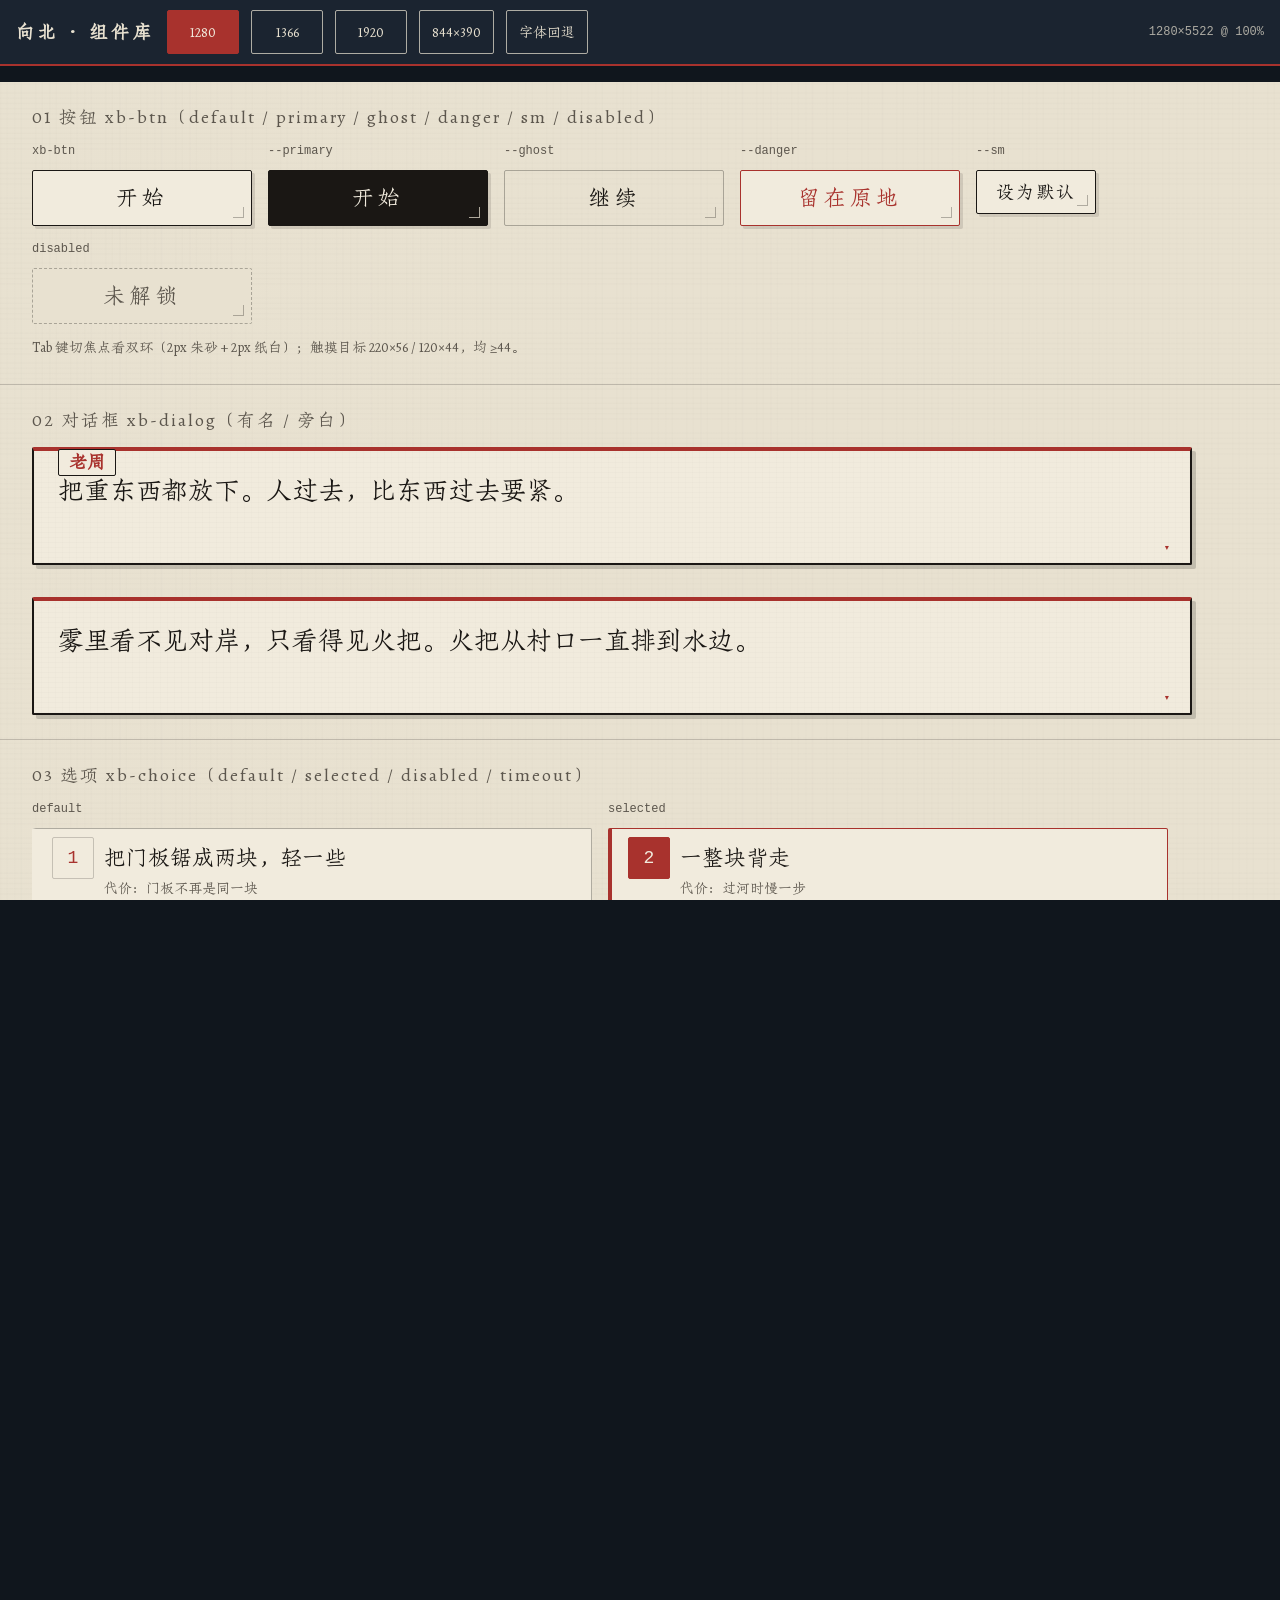
<file: project/tools/ui-preview.html>
<!DOCTYPE html>
<html lang="zh-CN">
<head>
  <meta charset="utf-8">
  <meta name="viewport" content="width=device-width, initial-scale=1">
  <title>向北 · 组件库预览（开发工具）</title>
  <link rel="icon" href="data:,">
  <link rel="stylesheet" href="../style.css">
  <style>
    /* 预览页专用样式：只做测量与排版，不进游戏运行时 */
    html,
    body {
      margin: 0;
      padding: 0;
      background: var(--night-deep);
      color: var(--paper);
      font-family: var(--font-body);
    }

    #preview-bar {
      position: sticky;
      top: 0;
      z-index: 5;
      display: flex;
      align-items: center;
      gap: 12px;
      padding: 10px 16px;
      background: var(--night);
      border-bottom: 2px solid var(--cinnabar);
      font-size: 14px;
    }

    #preview-bar strong {
      font-family: var(--font-title);
      font-size: 18px;
      letter-spacing: 4px;
    }

    #preview-bar button {
      min-width: 72px;
      min-height: 44px;
      padding: 0 12px;
      color: var(--paper);
      background: transparent;
      border: 1px solid var(--paper-a72);
      border-radius: var(--radius);
      font-size: 14px;
    }

    #preview-bar button[aria-pressed="true"] {
      color: var(--paper-hi);
      background: var(--cinnabar);
      border-color: var(--cinnabar);
    }

    #preview-meta {
      margin-left: auto;
      color: var(--paper-a72);
      font-family: var(--font-num);
      font-size: 12px;
    }

    #preview-frame {
      position: relative;
      margin: 16px auto;
      width: 1280px;
      overflow: hidden;
    }

    #preview-sheet {
      position: absolute;
      left: 0;
      top: 0;
      width: 1280px;
      background-color: var(--paper);
      background-image: var(--paper-texture);
      color: var(--ink);
      transform-origin: top left;
    }

    .preview-block {
      position: relative;
      padding: 24px 32px;
      border-bottom: 1px solid var(--ink-a20);
    }

    .preview-h {
      margin: 0 0 16px;
      font-family: var(--font-title);
      font-size: 18px;
      font-weight: 400;
      letter-spacing: 2px;
      color: var(--ink-muted);
    }

    .preview-stage {
      position: relative;
      width: 1280px;
      height: 720px;
      overflow: hidden;
      background-color: var(--night);
    }

    .preview-dim {
      position: absolute;
      inset: 0;
      display: flex;
      flex-direction: column;
      align-items: center;
      justify-content: center;
      gap: 12px;
      background: var(--overlay);
    }

    .preview-row {
      display: flex;
      flex-wrap: wrap;
      align-items: flex-start;
      gap: 16px;
    }

    .preview-col {
      display: flex;
      flex-direction: column;
      gap: 12px;
    }

    .preview-label {
      font-family: var(--font-num);
      font-size: 12px;
      color: var(--ink-muted);
    }

    .preview-note {
      margin: 12px 0 0;
      font-size: 14px;
      line-height: 1.7;
      color: var(--ink-muted);
    }
  </style>
</head>
<body>
  <div id="preview-bar">
    <strong>向北 · 组件库</strong>
    <button type="button" data-scale="1" aria-pressed="true">1280</button>
    <button type="button" data-scale="1.067">1366</button>
    <button type="button" data-scale="1.5">1920</button>
    <button type="button" data-scale="0.659">844×390</button>
    <button type="button" data-fonts="toggle" aria-pressed="false">字体回退</button>
    <span id="preview-meta"></span>
  </div>

  <div id="preview-frame">
    <div id="preview-sheet">
      <!-- 1 按钮 -->
      <section class="preview-block" data-ui="btn">
        <h2 class="preview-h">01 按钮 xb-btn（default / primary / ghost / danger / sm / disabled）</h2>
        <div class="preview-row">
          <div class="preview-col">
            <span class="preview-label">xb-btn</span>
            <button type="button" class="xb-btn">开始</button>
          </div>
          <div class="preview-col">
            <span class="preview-label">--primary</span>
            <button type="button" class="xb-btn xb-btn--primary">开始</button>
          </div>
          <div class="preview-col">
            <span class="preview-label">--ghost</span>
            <button type="button" class="xb-btn xb-btn--ghost">继续</button>
          </div>
          <div class="preview-col">
            <span class="preview-label">--danger</span>
            <button type="button" class="xb-btn xb-btn--danger">留在原地</button>
          </div>
          <div class="preview-col">
            <span class="preview-label">--sm</span>
            <button type="button" class="xb-btn xb-btn--sm">设为默认</button>
          </div>
          <div class="preview-col">
            <span class="preview-label">disabled</span>
            <button type="button" class="xb-btn" aria-disabled="true">未解锁</button>
          </div>
        </div>
        <p class="preview-note">Tab 键切焦点看双环（2px 朱砂 + 2px 纸白）；触摸目标 220×56 / 120×44，均 ≥44。</p>
      </section>

      <!-- 2 对话框 -->
      <section class="preview-block" data-ui="dialog">
        <h2 class="preview-h">02 对话框 xb-dialog（有名 / 旁白）</h2>
        <div class="xb-panel xb-dialog">
          <p class="xb-dialog__name">老周</p>
          <p class="xb-dialog__text">把重东西都放下。人过去，比东西过去要紧。</p>
          <span class="xb-dialog__next" aria-hidden="true">▼</span>
        </div>
        <div class="xb-panel xb-dialog xb-dialog--narration" style="margin-top: 32px;">
          <p class="xb-dialog__name">旁白</p>
          <p class="xb-dialog__text">雾里看不见对岸，只看得见火把。火把从村口一直排到水边。</p>
          <span class="xb-dialog__next" aria-hidden="true">▼</span>
        </div>
      </section>

      <!-- 3 选项 -->
      <section class="preview-block" data-ui="choice">
        <h2 class="preview-h">03 选项 xb-choice（default / selected / disabled / timeout）</h2>
        <div class="preview-row">
          <div class="preview-col">
            <span class="preview-label">default</span>
            <button type="button" class="xb-choice">
              <span class="xb-choice__index">1</span>
              <span class="xb-choice__label">把门板锯成两块，轻一些</span>
              <span class="xb-choice__cost">代价：门板不再是同一块</span>
              <span class="xb-choice__timer"><i></i></span>
            </button>
          </div>
          <div class="preview-col">
            <span class="preview-label">selected</span>
            <button type="button" class="xb-choice is-selected">
              <span class="xb-choice__index">2</span>
              <span class="xb-choice__label">一整块背走</span>
              <span class="xb-choice__cost">代价：过河时慢一步</span>
              <span class="xb-choice__timer"><i></i></span>
            </button>
          </div>
          <div class="preview-col">
            <span class="preview-label">disabled</span>
            <button type="button" class="xb-choice is-disabled" aria-disabled="true">
              <span class="xb-choice__index">3</span>
              <span class="xb-choice__label">留下一句嘱托</span>
              <span class="xb-choice__cost">代价：名字从名册上划掉</span>
              <span class="xb-choice__timer"><i></i></span>
            </button>
          </div>
          <div class="preview-col">
            <span class="preview-label">timeout</span>
            <button type="button" class="xb-choice is-timeout">
              <span class="xb-choice__index">—</span>
              <span class="xb-choice__label">超时：按默认项结算</span>
              <span class="xb-choice__cost">代价：来不及说的话</span>
              <span class="xb-choice__timer"><i style="width: 28%"></i></span>
            </button>
          </div>
        </div>
      </section>

      <!-- 4 章节标题卡 -->
      <section class="preview-block" data-ui="title-card">
        <h2 class="preview-h">04 章节标题卡 xb-title-card（1280×720）</h2>
        <div class="preview-stage">
          <div class="xb-title-card">
            <p class="xb-title-card__chapter">第一章 · 湘江</p>
            <span class="xb-title-card__rule" aria-hidden="true"></span>
            <p class="xb-title-card__sub">一九三四年十一月</p>
            <span class="xb-title-card__seal" aria-hidden="true">北</span>
          </div>
        </div>
      </section>

      <!-- 5 史实图鉴 -->
      <section class="preview-block" data-ui="codex">
        <h2 class="preview-h">05 史实图鉴 xb-codex（900×560，3+3+1，锁定/解锁）</h2>
        <div class="preview-stage">
          <div class="xb-modal xb-codex">
            <h3 class="xb-modal__title">史实图鉴 · 7 张</h3>
            <button type="button" class="xb-modal__close" aria-label="关闭">×</button>
            <div class="xb-codex-grid">
              <div class="xb-codex__card is-unlocked">
                <div class="xb-codex__badges"><span class="xb-badge xb-badge--fact">史实</span></div>
                <h3>于都河</h3>
                <p>正文 120–220 字，步骤五接入。</p>
              </div>
              <div class="xb-codex__card is-unlocked">
                <div class="xb-codex__badges"><span class="xb-badge xb-badge--fact">史实</span></div>
                <h3>湘江</h3>
                <p>正文 120–220 字，步骤五接入。</p>
              </div>
              <div class="xb-codex__card is-locked">
                <div class="xb-codex__badges"><span class="xb-badge xb-badge--memoir">回忆录</span></div>
                <h3>遵义</h3>
                <p>未解锁：走到这一站再打开。</p>
              </div>
              <div class="xb-codex__card is-locked">
                <div class="xb-codex__badges"><span class="xb-badge xb-badge--fact">史实</span></div>
                <h3>金沙江</h3>
                <p>争议处标注「有不同说法」。</p>
              </div>
              <div class="xb-codex__card is-locked">
                <div class="xb-codex__badges"><span class="xb-badge xb-badge--literature">文学</span></div>
                <h3>泸定桥</h3>
                <p>小说与史料分开标注。</p>
              </div>
              <div class="xb-codex__card is-locked">
                <div class="xb-codex__badges"><span class="xb-badge xb-badge--memoir">回忆录</span></div>
                <h3>草地</h3>
                <p>回忆录口径需注明来源。</p>
              </div>
              <div class="xb-codex__card is-locked">
                <div class="xb-codex__badges"><span class="xb-badge xb-badge--fact">史实</span></div>
                <h3>吴起</h3>
                <p>点名与数字在结局出现。</p>
              </div>
            </div>
            <p class="xb-note" style="padding: 0 24px;">虚构人物，非史料人物；出处见 docs/sources.md。</p>
          </div>
        </div>
      </section>

      <!-- 6 结局面板 -->
      <section class="preview-block" data-ui="ending">
        <h2 class="preview-h">06 结局面板 xb-ending（760×480，五卡 3+2）</h2>
        <div class="preview-stage">
          <div class="xb-ending">
            <h3 class="xb-ending__title">到吴起了</h3>
            <ul class="xb-ending__names">
              <li>名单在步骤五接入：活着的、被划掉的、你记得的。</li>
              <li>这里只做壳，不含真实姓名与数字。</li>
            </ul>
            <div class="xb-ending__cards">
              <div class="xb-ending__card"><h3>理想信念</h3><p>机制待接</p></div>
              <div class="xb-ending__card"><h3>不怕牺牲</h3><p>机制待接</p></div>
              <div class="xb-ending__card"><h3>独立自主</h3><p>机制待接</p></div>
              <div class="xb-ending__card"><h3>顾全大局</h3><p>机制待接</p></div>
              <div class="xb-ending__card"><h3>艰苦奋斗</h3><p>机制待接</p></div>
            </div>
          </div>
        </div>
      </section>

      <!-- 7 暂停 -->
      <section class="preview-block" data-ui="pause">
        <h2 class="preview-h">07 暂停 xb-pause（280×300，叠在遮罩上）</h2>
        <div class="preview-stage">
          <div class="preview-dim">
            <div class="xb-panel xb-pause">
              <p class="pause-title">暂停</p>
              <button type="button" class="xb-btn xb-btn--sm">继续</button>
              <button type="button" class="xb-btn xb-btn--sm">返回地图</button>
              <button type="button" class="xb-btn xb-btn--sm">回到标题</button>
            </div>
          </div>
        </div>
      </section>

      <!-- 8 设置 -->
      <section class="preview-block" data-ui="settings">
        <h2 class="preview-h">08 设置 xb-settings（560×400，热区 44）</h2>
        <div class="preview-stage">
          <div class="preview-dim">
            <div class="xb-panel xb-settings">
              <div class="xb-settings__row">
                <span class="xb-settings__label">文字速度</span>
                <span class="xb-slider"><span class="xb-slider__track"><i></i><b></b></span></span>
              </div>
              <div class="xb-settings__row">
                <span class="xb-settings__label">音量</span>
                <span class="xb-slider"><span class="xb-slider__track"><i style="width: 40%"></i><b style="left: 40%"></b></span></span>
              </div>
              <div class="xb-settings__row">
                <span class="xb-settings__label">静音</span>
                <button type="button" class="xb-switch" role="switch" aria-checked="false" aria-label="静音"></button>
              </div>
              <div class="xb-settings__row">
                <span class="xb-settings__label">文字大小</span>
                <span class="xb-segmented">
                  <button type="button" aria-pressed="true">1.0</button>
                  <button type="button" aria-pressed="false">1.15</button>
                  <button type="button" aria-pressed="false">1.3</button>
                </span>
              </div>
              <div class="xb-settings__row">
                <span class="xb-settings__label">减少动效</span>
                <button type="button" class="xb-switch" role="switch" aria-checked="true" aria-label="减少动效"></button>
              </div>
            </div>
          </div>
        </div>
      </section>

      <!-- 9 HUD -->
      <section class="preview-block" data-ui="hud">
        <h2 class="preview-h">09 HUD xb-hud（1280×72，无分数、无血条）</h2>
        <div class="preview-stage" style="height: 200px;">
          <div class="xb-hud">
            <span class="xb-hud__chapter">序章 · 于都</span>
            <span class="xb-hud__meta">火种 ×1 · 门板 1</span>
            <span class="xb-hud__timer">09:30</span>
          </div>
        </div>
      </section>

      <!-- 10 反馈 -->
      <section class="preview-block" data-ui="feedback">
        <h2 class="preview-h">10 反馈 xb-toast / xb-badge / xb-seal / xb-rule</h2>
        <div class="xb-toast">这一段还没接上</div>
        <div class="preview-row" style="margin-top: 16px;">
          <span class="xb-badge xb-badge--fact">史实</span>
          <span class="xb-badge xb-badge--memoir">回忆录</span>
          <span class="xb-badge xb-badge--literature">文学</span>
          <span class="xb-seal" aria-hidden="true">北</span>
        </div>
        <div class="xb-rule" style="margin-top: 16px;"></div>
      </section>
    </div>
  </div>

  <script src="./ui-preview.js"></script>
</body>
</html>
</file>
<file: style.css>
/* 《向北》style.css —— 步骤二：视觉系统（令牌 + 组件壳 + 舞台）
   规格见 docs/visual-system.md 与 docs/ui-layout.md；组件规则里只允许 var()，禁止再写色值。 */

/* ---------- 字体：OFL 子集随包，系统字体兜底 ----------
   子集只含游戏实际用字；缺字时回退系统宋体/黑体。
   授权见 assets/fonts/OFL-Zhuque.txt 与 OFL-Smiley.txt。 */
@font-face {
  font-family: "XB Smiley";
  src: url("./assets/fonts/smiley-game.woff2") format("woff2");
  font-display: swap;
}

@font-face {
  font-family: "XB Zhuque";
  src: url("./assets/fonts/zhuque-game.woff2") format("woff2");
  font-display: swap;
}

/* ---------- 令牌：唯一可以写色值的地方 ---------- */
:root {
  /* 五色 */
  --paper: #E8E1D0;
  --ink: #1A1714;
  --cinnabar: #A8322D;
  --ember: #D97A2B;
  --ember-a16: rgba(217, 122, 43, 0.16);
  --night: #1B2430;

  /* 派生色 */
  --paper-hi: #F1EBDD;
  --paper-lo: #DCD2BC;
  --ink-muted: #5C564D;
  --night-deep: #10161D;
  --scrim: rgba(16, 22, 29, 0.62);
  --overlay: rgba(16, 22, 29, 0.78);
  --title-map-scrim: linear-gradient(90deg, rgba(11, 14, 19, 0.96) 0%, rgba(11, 14, 19, 0.9) 34%, rgba(11, 14, 19, 0.48) 58%, rgba(11, 14, 19, 0.04) 82%);
  --chapter-photo-scrim: linear-gradient(90deg, rgba(11, 14, 19, 0.97) 0%, rgba(11, 14, 19, 0.9) 30%, rgba(11, 14, 19, 0.52) 56%, rgba(11, 14, 19, 0.08) 84%);
  --codex-caption-scrim: linear-gradient(0deg, rgba(11, 14, 19, 0.82), transparent);
  --title-photo-left-scrim: linear-gradient(90deg,
    rgba(232, 225, 208, 0.82) 0%,
    rgba(232, 225, 208, 0.58) 22%,
    rgba(232, 225, 208, 0.18) 42%,
    rgba(232, 225, 208, 0) 62%);
  --title-photo-bottom-scrim: linear-gradient(to left,
    rgba(16, 22, 29, 0.97) 0%,
    rgba(16, 22, 29, 0.94) 14%,
    rgba(16, 22, 29, 0.55) 20%,
    rgba(16, 22, 29, 0) 30%);
  --title-map-shadow: 0 1px 14px rgba(0, 0, 0, 0.65);
  --title-sub-shadow: 0 1px 10px rgba(0, 0, 0, 0.7);
  --shadow: rgba(26, 23, 20, 0.18);
  --ink-a12: rgba(26, 23, 20, 0.12);
  --ink-a20: rgba(26, 23, 20, 0.2);
  --ink-a30: rgba(26, 23, 20, 0.3);
  --ink-a45: rgba(26, 23, 20, 0.45);
  --paper-a72: rgba(232, 225, 208, 0.72);
  --paper-a90: rgba(232, 225, 208, 0.9);
  /* 歧路图专用夜色：全部在此定义，组件只引用令牌（check-build C10）。 */
  --branch-sky-top: #0d1620;
  --branch-sky: #0b1119;
  --branch-sky-deep: #080d13;
  --branch-star-hi: rgba(241, 235, 221, 0.72);
  --branch-star-mid: rgba(241, 235, 221, 0.62);
  --branch-star-low: rgba(241, 235, 221, 0.48);
  --branch-star-faint: rgba(241, 235, 221, 0.55);
  --branch-glow: rgba(58, 82, 105, 0.42);
  --branch-warm: rgba(168, 50, 45, 0.12);
  --branch-sky-shadow: rgba(0, 0, 0, 0.7);
  --branch-seal-shadow: rgba(0, 0, 0, 0.35);
  --branch-card: #18222d;
  --branch-edge: rgba(232, 225, 208, 0.5);
  --branch-edge-soft: rgba(232, 225, 208, 0.28);
  --branch-edge-faint: rgba(232, 225, 208, 0.26);
  --branch-scrim-top: rgba(8, 13, 19, 0.06);
  --branch-scrim-bottom: rgba(8, 13, 19, 0.88);
  --branch-title-shadow: rgba(0, 0, 0, 0.9);
  --branch-ring: rgba(168, 50, 45, 0.45);
  --branch-ring-soft: rgba(168, 50, 45, 0.25);
  --branch-current-ink: #f0b3aa;
  --branch-group-meta: rgba(232, 225, 208, 0.45);
  --branch-card-bg: rgba(232, 225, 208, 0.055);
  --branch-card-unlocked: rgba(232, 225, 208, 0.12);
  --branch-card-locked: rgba(232, 225, 208, 0.025);
  --branch-hint-ink: rgba(232, 225, 208, 0.46);
  --branch-detail-scrim: rgba(4, 8, 12, 0.74);
  --branch-panel-shadow: rgba(0, 0, 0, 0.34);
  --branch-node-hover: rgba(26, 23, 20, 0.035);
  /* 剧情回顾：近黑底、纸白台词、唯一的金色留给玩家选择。 */
  --history-bg: #080D13;
  --history-choice: #F2C45C;
  --history-rule: rgba(232, 225, 208, 0.18);
  --history-prompt: rgba(232, 225, 208, 0.55);
  --history-speaker: rgba(232, 225, 208, 0.72);
  --history-scroll-thumb: rgba(232, 225, 208, 0.22);
  --focus-color: #A8322D;
  --focus-gap: #F1EBDD;

  /* 纸纹：两层细纹 + 极淡高光，不引图片。
     周期取 5px/7px 而不是 3px/4px——太密会形成网格，看着像坐标纸不像纸。 */
  --paper-texture:
    repeating-linear-gradient(0deg, rgba(26, 23, 20, 0.015) 0 1px, transparent 1px 5px),
    repeating-linear-gradient(90deg, rgba(26, 23, 20, 0.012) 0 1px, transparent 1px 7px),
    radial-gradient(90% 70% at 20% 10%, rgba(241, 235, 221, 0.035), transparent 55%);

  /* 字体：得意黑只给最大标题，其余用朱雀仿宋。 */
  --font-display: "XB Smiley", "Smiley Sans", "得意黑", "Microsoft YaHei", "PingFang SC", "Noto Sans CJK SC", sans-serif;
  --font-title: "XB Zhuque", "Zhuque Fangsong", "Songti SC", "SimSun", "Noto Serif CJK SC", serif;
  --font-body: "XB Zhuque", "Zhuque Fangsong", "Songti SC", "SimSun", "Noto Serif CJK SC", serif;
  --font-num: "Consolas", "SFMono-Regular", "Courier New", monospace;

  /* 字号 / 行高 / 字距 */
  --fs-title: 96px;
  --fs-subtitle: 20px;
  --fs-chapter: 44px;
  --fs-h2: 28px;
  --fs-body: 26px;
  --fs-choice: 22px;
  --fs-name: 18px;
  --fs-note: 18px;
  --fs-small: 14px;
  --lh-title: 1;
  --lh-body: 1.8;
  --lh-choice: 1.45;
  --lh-note: 1.7;
  --ls-title: 12px;
  --ls-chapter: 8px;
  --ls-button: 4px;

  /* 间距 / 边框 / 圆角 */
  --space-1: 4px;
  --space-2: 8px;
  --space-3: 12px;
  --space-4: 16px;
  --space-5: 24px;
  --space-6: 32px;
  --space-7: 64px;
  --space-8: 96px;
  --border: 1px;
  --border-strong: 2px;
  --border-accent: 4px;
  --radius: 2px;

  /* 层级 */
  --z-art: 0;
  --z-scene: 1;
  --z-figure: 10;
  --z-hud: 20;
  --z-dialogue: 30;
  --z-choice: 40;
  --z-modal: 50;
  --z-transition: 60;
  --z-pause: 80;
  --z-gallery: 82;
  --z-saves: 83;
  --z-codex: 84;
  --z-history: 85;
  --z-branch: 86;
  --z-ending-modal: 87;
  --z-branch-detail: 88;
  --z-save-confirm: 89;
  --z-dev: 89;
  --z-toast: 90;
  --z-debug: 95;
  --z-orientation: 100;

  /* 动效 / 焦点 / 舞台 */
  --dur-fast: 120ms;
  --dur-med: 240ms;
  --dur-slow: 480ms;
  --dur-transition: 480ms;
  --dur-flash: 120ms;
  --dur-shake: 180ms;
  --dur-strike: 420ms;
  --strike-stagger: 90ms;
  --fx-flash-opacity: 0.12;
  --fx-shake-distance: 2px;
  --ease-out: cubic-bezier(0.2, 0.7, 0.3, 1);
  --ease-in: cubic-bezier(0.4, 0, 1, 1);
  --focus-w: 2px;
  --focus-offset: 2px;

  --stage-w: 1280px;
  --stage-h: 720px;
  --scale: 1;

  /* 阅读层（步骤三）：正文缩放与选项计时条进度 */
  --text-scale: 1;
  --choice-progress: 1;
}

/* 低配 / 对照：强制走系统回退栈（?fonts=fallback 触发） */
html.fonts-fallback {
  --font-display: "Microsoft YaHei", "PingFang SC", "Noto Sans CJK SC", sans-serif;
  --font-title: "Songti SC", "SimSun", "Noto Serif CJK SC", serif;
  --font-body: "Songti SC", "SimSun", "Noto Serif CJK SC", serif;
}

/* ---------- 基础层 ---------- */
html,
body {
  margin: 0;
  height: 100%;
  overflow: hidden;
  background: var(--night);
}

#stage {
  position: absolute;
  left: 50%;
  top: 50%;
  width: var(--stage-w);
  height: var(--stage-h);
  margin-left: calc(var(--stage-w) / -2);
  margin-top: calc(var(--stage-h) / -2);
  transform: scale(var(--scale));
  transform-origin: center center;
  background-color: var(--paper);
  background-image: var(--paper-texture);
  color: var(--ink);
  font-family: var(--font-body);
  font-size: var(--fs-body);
  line-height: var(--lh-body);
  overflow: hidden;
}

/* 全站禁选：双击推进剧情、横屏提示与所有面板都不应选中文字；只有滑杆需要拖动。 */
html,
body,
#stage,
#stage * {
  -webkit-user-select: none;
  -moz-user-select: none;
  user-select: none;
  -webkit-touch-callout: none;
}

[hidden] {
  display: none !important;
}

/* 单画布：标题 / 地图 / VN 共用的程序化版画底 */
.stage-art {
  position: absolute;
  inset: 0;
  width: var(--stage-w);
  height: var(--stage-h);
  z-index: var(--z-art);
  display: block;
  pointer-events: none;
}

/* 照片底缓慢推近；不改变布局，只在画布内部裁切。 */
.stage-art.is-photo {
  transform-origin: 50% 52%;
  animation: xb-art-drift 28s ease-in-out infinite alternate;
}

@keyframes xb-art-drift {
  from { transform: scale(1.015) translate3d(0, 0, 0); }
  to { transform: scale(1.05) translate3d(-0.55%, -0.35%, 0); }
}

@media (prefers-reduced-motion: reduce) {
  .stage-art.is-photo {
    animation: none;
    transform: none;
  }
}

.scene {
  position: absolute;
  inset: 0;
  z-index: var(--z-scene);
}

/* ---------- 特效层：墨色横擦 + 软闪白（步骤六） ---------- */
.fx-layer {
  position: absolute;
  inset: 0;
  z-index: var(--z-transition);
  overflow: hidden;
  pointer-events: none;
}

.fx-wipe,
.fx-flash {
  position: absolute;
  inset: 0;
  pointer-events: none;
}

.fx-wipe {
  transform: translateX(-100%);
  opacity: 0;
}

.fx-layer.is-paper .fx-wipe {
  background: linear-gradient(90deg, transparent 0%, var(--paper) 14%, var(--paper-hi) 50%, var(--paper) 86%, transparent 100%);
}

.fx-layer.is-night .fx-wipe {
  background: linear-gradient(90deg, transparent 0%, var(--night-deep) 14%, var(--night) 50%, var(--night-deep) 86%, transparent 100%);
}

.fx-layer.is-wiping .fx-wipe {
  animation: xb-fx-wipe var(--dur-transition) var(--ease-out) both;
}

.fx-flash {
  background: var(--paper-hi);
  opacity: 0;
}

.fx-layer.is-flashing .fx-flash {
  animation: xb-fx-flash var(--dur-flash) var(--ease-out) both;
}

#stage.is-shaking {
  animation: xb-fx-shake var(--dur-shake) linear both;
}

@keyframes xb-fx-wipe {
  0% { transform: translateX(-100%); opacity: 1; }
  100% { transform: translateX(100%); opacity: 1; }
}

@keyframes xb-fx-flash {
  0% { opacity: 0; }
  28% { opacity: var(--fx-flash-opacity); }
  100% { opacity: 0; }
}

@keyframes xb-fx-shake {
  0%, 100% { transform: translateX(0) scale(var(--scale)); }
  25% { transform: translateX(calc(var(--fx-shake-distance) * -1)) scale(var(--scale)); }
  75% { transform: translateX(var(--fx-shake-distance)) scale(var(--scale)); }
}

html {
  /* 手机点按由朱砂焦点环和自绘状态表示；去掉 Edge/Chrome 默认的蓝色 tap highlight。 */
  -webkit-tap-highlight-color: transparent;
}

button {
  font-family: inherit;
  font-size: var(--fs-choice);
  color: inherit;
  background: transparent;
  border: 1px solid transparent;
  cursor: pointer;
  touch-action: manipulation;
}

button:focus-visible,
a:focus-visible,
[tabindex]:focus-visible {
  outline: none;
  box-shadow: 0 0 0 var(--focus-w) var(--focus-color), 0 0 0 calc(var(--focus-w) + var(--focus-offset)) var(--focus-gap);
}

[aria-disabled="true"] {
  cursor: default;
}

@media (prefers-reduced-motion: reduce) {
  * {
    transition: none !important;
    animation: none !important;
  }
}

/* ---------- 标题画面 ---------- */
/* 标题底图走静态层：Cloudflare/慢网下即使 engine.js 还没到，也先显示照片，
   不再让纸纹 fallback 冒充“旧版界面”。大图在上、480 占位在下，谁先到谁先画。 */
#scene-title {
  /* 透明底色：静态占位图未到时，让 #stage-art 的内联 LQIP 透出来；图到了仍先由静态层显示。 */
  background-color: transparent;
  background-image:
    url("./assets/backgrounds/webp/plate_title.webp"),
    url("./assets/backgrounds/placeholders/plate_title.webp");
  background-position: center;
  background-size: cover;
  background-repeat: no-repeat;
}

/* art.js 画好照片后把画面交还给画布，保留标题的 28s 推拉；
   脚本/照片未到时仍由上面的静态层先顶住，不露出纸纹 fallback。 */
#stage-art.is-photo + #scene-title {
  background: none;
}

.title-main {
  position: absolute;
  left: 120px;
  top: 132px;
  margin: 0;
  font-family: var(--font-display);
  font-size: var(--fs-title);
  font-weight: 400;
  line-height: var(--lh-title);
  letter-spacing: var(--ls-title);
  color: var(--ink);
}

.title-seal {
  position: absolute;
  left: 360px;
  top: 150px;
  width: 56px;
  height: 56px;
  display: grid;
  place-items: center;
  background: var(--cinnabar);
  color: var(--paper-hi);
  font-family: var(--font-display);
  font-size: 32px;
  line-height: 1;
  border-radius: var(--radius);
  transform: rotate(-3deg);
  box-shadow: 3px 3px 0 var(--ink-a12);
}

.title-sub {
  position: absolute;
  left: 120px;
  top: 258px;
  margin: 0;
  font-size: var(--fs-subtitle);
  letter-spacing: 4px;
  color: var(--ink-muted);
}

.title-menu {
  position: absolute;
  left: 120px;
  top: 300px;
  width: 450px;
  display: grid;
  grid-template-columns: repeat(2, 220px);
  gap: 10px;
}

/* 「开始 / 继续」占整行；其余四个入口两两并排，落在 844×390 的 44 CSS px 热区之上。 */
.title-menu .menu-button--wide {
  grid-column: 1 / -1;
  width: 450px;
}

/* 标题态设置入口：右上角独立按钮，不挤进 2×2 主菜单。
   #scene-title 提高优先级，避免后面的 .xb-btn { position: relative } 覆盖绝对定位。 */
#scene-title .title-settings {
  position: absolute;
  right: 24px;
  top: 24px;
  min-width: 168px;
  min-height: 82px;
  padding: 0 24px;
}

.title-menu .menu-button {
  min-height: 82px;
}

.title-version {
  position: absolute;
  left: 32px;
  top: 690px;
  margin: 0;
  font-size: var(--fs-small);
  letter-spacing: 1px;
  color: var(--ink-muted);
}

/* 标题页制作名单入口：静态文本链接，不占主菜单、不弹窗。
   右下角与左下版本行分开，避免 844×390 缩放下互相遮挡。 */
.title-credits {
  position: absolute;
  right: 24px;
  bottom: 10px;
  min-height: 44px;
  display: inline-flex;
  align-items: center;
  padding: 0 8px;
  font-family: var(--font-body);
  font-size: var(--fs-small);
  letter-spacing: 1px;
  color: var(--ink-muted);
  text-decoration: none;
  border-bottom: 1px solid transparent;
}

.title-credits:hover {
  color: var(--ink);
  border-bottom-color: var(--cinnabar);
}

.title-credits:focus-visible {
  outline: 2px solid var(--cinnabar);
  outline-offset: 2px;
}

/* 标题照片底：左侧压纸、右下压暗。
   左压纸保证“向北”和菜单压在人物/山影上仍可读；右下压暗同时收住
   AI 生成图右下角的水印，制作名单链接因此改用纸色。 */
#scene-title::before,
#scene-title::after {
  content: "";
  position: absolute;
  inset: 0;
  pointer-events: none;
  z-index: 0;
}

#scene-title::before {
  background: var(--title-photo-left-scrim);
}

#scene-title::after {
  background: var(--title-photo-bottom-scrim);
  background-size: 100% 150px;
  background-position: bottom;
  background-repeat: no-repeat;
}

.title-main,
.title-seal,
.title-sub,
.title-menu,
.title-settings,
.title-version,
.title-credits {
  z-index: 1;
}

.title-credits {
  color: var(--paper-hi);
  text-shadow: 0 1px 2px var(--ink);
}

.title-credits:hover {
  color: var(--paper-hi);
  border-bottom-color: var(--cinnabar);
}

/* ---------- 地图画面 ---------- */
.map-title {
  position: absolute;
  left: 64px;
  top: 48px;
  margin: 0;
  font-family: var(--font-title);
  font-size: var(--fs-chapter);
  font-weight: 400;
  line-height: 1.2;
  letter-spacing: var(--ls-chapter);
  color: var(--ink);
}

.map-sub {
  position: absolute;
  left: 64px;
  top: 108px;
  margin: 0;
  font-size: var(--fs-note);
  letter-spacing: 2px;
  color: var(--ink-muted);
}

.map-route {
  position: absolute;
  inset: 0;
  width: var(--stage-w);
  height: var(--stage-h);
  pointer-events: none;
}

.map-route polyline {
  fill: none;
  stroke: var(--ink-a30);
  stroke-width: 2;
  stroke-dasharray: 6 6;
}

.map-stations {
  position: absolute;
  inset: 0;
}

.map-station {
  position: absolute;
  display: flex;
  flex-direction: column;
  align-items: flex-start;
  justify-content: center;
  gap: 2px;
  padding: 6px 10px;
  text-align: left;
  background: var(--paper-hi);
  border: var(--border) solid var(--ink-a20);
  border-radius: var(--radius);
  box-shadow: 2px 2px 0 var(--ink-a12);
  transition: border-color var(--dur-fast) var(--ease-out), transform var(--dur-fast) var(--ease-out);
}

.map-station:hover {
  border-color: var(--ink);
  transform: translateY(-1px);
}

.map-station:focus-visible {
  border-color: var(--cinnabar);
}

.station-order {
  font-family: var(--font-num);
  font-size: 11px;
  letter-spacing: 1px;
  color: var(--cinnabar);
}

.station-name {
  font-size: 20px;
  line-height: 1.2;
}

.station-state {
  font-size: var(--fs-small);
  line-height: 1.2;
  color: var(--ink-muted);
}

.map-station.is-locked {
  background: var(--paper-lo);
  border-style: dashed;
  box-shadow: none;
}

.map-station.is-locked .station-order,
.map-station.is-locked .station-name {
  color: var(--ink-muted);
}

.map-hint {
  position: absolute;
  left: 64px;
  top: 660px;
  margin: 0;
  font-size: var(--fs-note);
  color: var(--ink-muted);
}

/* ---------- VN 画面 ---------- */
.vn-chapter {
  position: absolute;
  left: 32px;
  top: 24px;
  height: 28px;
  margin: 0;
  display: inline-flex;
  align-items: center;
  gap: var(--space-2);
  padding: 0 10px 0 8px;
  font-size: 16px;
  letter-spacing: 2px;
  color: var(--paper);
  background: var(--scrim);
  border-radius: var(--radius);
}

.vn-chapter::before {
  content: "";
  width: 8px;
  height: 8px;
  background: var(--cinnabar);
}

.vn-pause {
  position: absolute;
  left: 1200px;
  top: 24px;
  width: 48px;
  height: 48px;
  font-size: 20px;
  color: var(--paper);
  background: var(--scrim);
  border: var(--border) solid var(--paper-a72);
  border-radius: var(--radius);
}

/* 回顾放在暂停正下方：顶栏从「物资」到暂停已满，不抢自动/跳过的位置。 */
.vn-history-button {
  position: absolute;
  right: 32px;
  top: 84px;
  width: 112px;
  height: 44px;
  z-index: var(--z-dialogue);
  font-size: 16px;
  letter-spacing: 4px;
  color: var(--paper);
  background: var(--scrim);
  border: var(--border) solid var(--paper-a72);
  border-radius: var(--radius);
}

.vn-history-button:focus-visible,
.xb-history__close:focus-visible {
  outline: none;
  box-shadow:
    0 0 0 var(--focus-w) var(--focus-color),
    0 0 0 calc(var(--focus-w) + var(--focus-offset)) var(--focus-gap);
}

.vn-dialogue {
  position: absolute;
  left: 60px;
  top: 560px;
  width: 1160px;
  height: 118px;
  box-sizing: border-box;
  background-color: var(--paper-hi);
  background-image: var(--paper-texture);
  border: var(--border-strong) solid var(--ink);
  border-top: var(--border-accent) solid var(--cinnabar);
  border-radius: var(--radius);
  box-shadow: 4px 4px 0 var(--shadow);
  z-index: var(--z-dialogue);
}

.vn-name {
  position: absolute;
  left: 24px;
  top: -20px;
  margin: 0;
  padding: 2px 10px;
  font-size: var(--fs-name);
  font-weight: bold;
  line-height: 1.2;
  color: var(--cinnabar);
  background: var(--paper-hi);
  border: var(--border) solid var(--ink);
  border-radius: var(--radius);
}

.vn-text {
  position: absolute;
  left: 26px;
  top: 26px;
  width: 1108px;
  height: 66px;
  margin: 0;
  overflow: hidden;
  font-size: var(--fs-body);
  line-height: var(--lh-body);
}

.vn-next {
  position: absolute;
  right: 20px;
  bottom: 8px;
  width: 24px;
  height: 24px;
  font-size: var(--fs-small);
  line-height: 24px;
  text-align: center;
  color: var(--cinnabar);
  animation: breathe 1.6s var(--ease-out) infinite;
}

/* 朱雀仿宋的 ▼ 在 14px 下会缩成小点：箭头单独走系统符号字体。 */
.vn-next__mark {
  font-family: "Segoe UI Symbol", "Apple Symbols", "Noto Sans Symbols 2", sans-serif;
  font-size: 15px;
}

@keyframes breathe {
  0%,
  100% {
    opacity: 0.35;
  }
  50% {
    opacity: 1;
  }
}

/* ---------- 暂停遮罩 ---------- */
.overlay {
  position: absolute;
  inset: 0;
  z-index: var(--z-pause);
  display: flex;
  align-items: center;
  justify-content: center;
  background: var(--overlay);
}

.pause-panel {
  width: 280px;
  max-height: 688px;
  box-sizing: border-box;
  padding: var(--space-5);
  overflow-y: auto;
  display: flex;
  flex-direction: column;
  gap: var(--space-3);
  background-color: var(--paper-hi);
  background-image: var(--paper-texture);
  border: var(--border-strong) solid var(--ink);
  border-top: var(--border-accent) solid var(--cinnabar);
  border-radius: var(--radius);
  box-shadow: 4px 4px 0 var(--shadow);
}

.pause-title {
  margin: 0 0 var(--space-2);
  font-size: var(--fs-name);
  letter-spacing: var(--ls-chapter);
  text-align: center;
  color: var(--ink-muted);
}

.pause-button {
  min-height: 56px;
  font-size: var(--fs-choice);
  letter-spacing: 2px;
  color: var(--ink);
  background: var(--paper);
  border: var(--border) solid var(--ink-a20);
  border-radius: var(--radius);
}

.pause-button:hover {
  border-color: var(--ink);
}

/* 暂停里的本周目状态记录：默认收起，展开后只读；完整句子与弹窗同一套。 */
.pause-status-log {
  border-top: var(--border) solid var(--ink-a20);
  padding-top: var(--space-2);
  font-size: var(--fs-small);
  color: var(--ink-muted);
}

.pause-status-log summary {
  min-height: 44px;
  display: flex;
  align-items: center;
  cursor: pointer;
  letter-spacing: 1px;
  color: var(--ink);
}

.pause-status-log__list {
  margin: var(--space-1) 0 0;
  padding-left: 18px;
  display: grid;
  gap: 3px;
  line-height: 1.45;
}

.pause-status-log__empty {
  list-style: none;
  margin-left: -18px;
}

/* ---------- 提示 / 调试 / 横屏 ---------- */
#toast {
  position: absolute;
  left: 320px;
  top: 24px;
  width: 640px;
  box-sizing: border-box;
  z-index: var(--z-toast);
  padding: 12px 20px;
  font-size: var(--fs-note);
  line-height: 1.5;
  color: var(--paper);
  background: var(--ink);
  border-left: var(--border-accent) solid var(--cinnabar);
  border-radius: var(--radius);
  opacity: 0;
  pointer-events: none;
  transition: opacity var(--dur-med) var(--ease-out);
}

#toast.is-visible {
  opacity: 1;
}

/* 章末自动存档：顶部独立纸条，避免与 toast 抢位置；3.5 秒后淡出。 */
#autosave-notice {
  position: absolute;
  left: 50%;
  top: 84px;
  z-index: var(--z-toast);
  box-sizing: border-box;
  padding: 9px 18px;
  font-size: var(--fs-note);
  line-height: 1.4;
  color: var(--ink);
  background: var(--paper);
  border: var(--border) solid var(--ink-a20);
  border-left: var(--border-accent) solid var(--cinnabar);
  border-radius: var(--radius);
  box-shadow: var(--shadow);
  opacity: 0;
  transform: translate(-50%, -8px);
  pointer-events: none;
  transition: opacity var(--dur-med) var(--ease-out), transform var(--dur-med) var(--ease-out);
}

#autosave-notice.is-visible {
  opacity: 1;
  transform: translate(-50%, 0);
}

#debug {
  position: absolute;
  right: 8px;
  top: 8px;
  z-index: var(--z-debug);
  margin: 0;
  padding: 6px 8px;
  font-family: var(--font-num);
  font-size: 12px;
  line-height: 1.4;
  color: var(--paper);
  background: var(--scrim);
  white-space: pre-wrap;
  pointer-events: none;
}

#orientation {
  position: fixed;
  inset: 0;
  z-index: var(--z-orientation);
  display: none;
  align-items: center;
  justify-content: center;
  flex-direction: column;
  padding: 24px;
  background: var(--night);
  color: var(--paper);
  font-family: var(--font-body);
  font-size: var(--fs-note);
  letter-spacing: 2px;
  text-align: center;
}

#orientation p {
  margin: 0;
}

.orientation-hint {
  max-width: 320px;
  margin-top: 14px;
  color: var(--paper-a72);
  font-size: var(--fs-small);
  line-height: 1.7;
  letter-spacing: 1px;
}

@media (orientation: portrait) and (max-width: 900px) {
  #stage {
    display: none;
  }

  #orientation {
    display: flex;
  }
}

/* =====================================================================
   组件壳（xb-）：只做壳，不接逻辑
   ===================================================================== */

/* 1. 按钮 */
.xb-btn {
  position: relative;
  display: inline-flex;
  align-items: center;
  justify-content: center;
  box-sizing: border-box;
  min-width: 220px;
  min-height: 56px;
  padding: 0 var(--space-4);
  font-family: var(--font-body);
  font-size: var(--fs-choice);
  line-height: var(--lh-choice);
  letter-spacing: var(--ls-button);
  color: var(--ink);
  background: var(--paper-hi);
  border: var(--border) solid var(--ink);
  border-radius: var(--radius);
  box-shadow: 3px 3px 0 var(--ink-a12);
  transition: background var(--dur-fast) var(--ease-out), border-color var(--dur-fast) var(--ease-out),
    transform var(--dur-fast) var(--ease-out), box-shadow var(--dur-fast) var(--ease-out);
}

.xb-btn::after {
  content: "";
  position: absolute;
  right: 7px;
  bottom: 7px;
  width: 10px;
  height: 10px;
  border-right: var(--border) solid var(--ink-a30);
  border-bottom: var(--border) solid var(--ink-a30);
}

.xb-btn--primary {
  color: var(--paper-hi);
  background: var(--ink);
  border-color: var(--ink);
}

.xb-btn--primary::after {
  border-color: var(--paper-a72);
}

.xb-btn--ghost {
  background: transparent;
  border-color: var(--ink-a30);
  box-shadow: none;
}

.xb-btn--danger {
  color: var(--cinnabar);
  background: var(--paper-hi);
  border-color: var(--cinnabar);
}

.xb-btn--sm {
  min-width: 120px;
  min-height: 44px;
  font-size: var(--fs-note);
  letter-spacing: 2px;
}

@media (hover: hover) {
  .xb-btn:hover {
    transform: translateY(-1px);
    box-shadow: 3px 4px 0 var(--ink-a20);
  }

  .xb-btn--primary:hover {
    background: var(--night);
  }

  .xb-btn--ghost:hover {
    background: var(--paper-hi);
    border-color: var(--ink);
  }
}

.xb-btn:active {
  transform: translateY(0);
  box-shadow: 1px 1px 0 var(--ink-a12);
}

.xb-btn[aria-disabled="true"],
.xb-btn.is-disabled {
  color: var(--ink-muted);
  background: var(--paper);
  border-style: dashed;
  border-color: var(--ink-a30);
  box-shadow: none;
}

/* 标题菜单沿用按钮壳（menu-button 保留兼容类名） */
.menu-button {
  width: 220px;
  justify-content: flex-start;
  padding-left: var(--space-4);
}

/* 2. 对话框 */
.xb-panel {
  box-sizing: border-box;
  background-color: var(--paper-hi);
  background-image: var(--paper-texture);
  border: var(--border-strong) solid var(--ink);
  border-top: var(--border-accent) solid var(--cinnabar);
  border-radius: var(--radius);
  box-shadow: 4px 4px 0 var(--shadow);
}

.xb-dialog {
  position: relative;
  width: 1160px;
  min-height: 118px;
  padding: var(--space-4) var(--space-5) var(--space-3);
}

.xb-dialog__name {
  position: absolute;
  left: 24px;
  top: -20px;
  padding: 2px 10px;
  font-size: var(--fs-name);
  font-weight: bold;
  line-height: 1.2;
  color: var(--cinnabar);
  background: var(--paper-hi);
  border: var(--border) solid var(--ink);
  border-radius: var(--radius);
}

.xb-dialog__text {
  margin: 0;
  min-height: 66px;
  font-size: var(--fs-body);
  line-height: var(--lh-body);
}

.xb-dialog__next {
  position: absolute;
  right: 20px;
  bottom: 8px;
  font-size: var(--fs-small);
  color: var(--cinnabar);
}

.xb-dialog--narration .xb-dialog__name {
  display: none;
}

/* 3. 选项 */
.xb-choice {
  position: relative;
  box-sizing: border-box;
  width: 560px;
  min-height: 64px;
  display: grid;
  grid-template-columns: 40px 1fr;
  align-items: center;
  column-gap: var(--space-3);
  padding: var(--space-2) var(--space-4) 10px;
  overflow: hidden;
  text-align: left;
  color: var(--ink);
  background: var(--paper-hi);
  border: var(--border) solid var(--ink-a30);
  border-left: var(--border-accent) solid transparent;
  border-radius: var(--radius);
  transition: border-color var(--dur-fast) var(--ease-out), background var(--dur-fast) var(--ease-out);
}

.xb-choice__index {
  width: 40px;
  height: 40px;
  display: grid;
  place-items: center;
  font-family: var(--font-num);
  font-size: var(--fs-note);
  color: var(--cinnabar);
  border: var(--border) solid var(--ink-a20);
  border-radius: var(--radius);
}

.xb-choice__label {
  font-size: var(--fs-choice);
  line-height: var(--lh-choice);
}

.xb-choice__cost {
  grid-column: 2;
  font-size: var(--fs-small);
  line-height: 1.3;
  color: var(--ink-muted);
}

.xb-choice__timer {
  position: absolute;
  left: 0;
  right: 0;
  bottom: 0;
  height: var(--border-accent);
  background: var(--ink-a12);
}

.xb-choice__timer > i {
  display: block;
  height: 100%;
  width: 100%;
  background: var(--cinnabar);
}

.xb-choice.is-selected {
  border-color: var(--cinnabar);
  border-left-color: var(--cinnabar);
}

.xb-choice.is-selected .xb-choice__index {
  color: var(--paper-hi);
  background: var(--cinnabar);
  border-color: var(--cinnabar);
}

.xb-choice.is-timeout {
  border-style: dashed;
}

.xb-choice.is-timeout .xb-choice__timer > i {
  background: var(--ember);
}

.xb-choice.is-disabled {
  color: var(--ink-muted);
  background: var(--paper);
  border-color: var(--ink-a20);
}

/* 缺物资的条件选项仍占位，但整张卡明确灰掉：
   底色退回 --paper，序号/代价/底部进度条都退出朱砂，和可选项一眼可分。 */
.xb-choice.is-unavailable {
  color: var(--ink-muted);
  background: var(--paper);
  border-color: var(--ink-a12);
  opacity: 0.58;
  cursor: not-allowed;
}

.xb-choice.is-unavailable .xb-choice__index {
  color: var(--ink-muted);
  background: transparent;
  border-color: var(--ink-a12);
}

.xb-choice.is-unavailable .xb-choice__cost {
  color: var(--ink-a30);
}

/* 缺少物资的选项：原因写在代价行里，不用灰到看不见。 */
.xb-choice.is-unavailable .xb-choice__cost.is-lack {
  color: var(--cinnabar);
}

.xb-choice.is-unavailable .xb-choice__timer > i {
  background: var(--ink-a30);
}

/* 4. 章节标题卡 */
.xb-title-card {
  position: absolute;
  inset: 0;
  display: flex;
  flex-direction: column;
  align-items: center;
  justify-content: center;
  gap: var(--space-4);
  background: var(--night);
  color: var(--paper);
  animation: xb-fade var(--dur-med) var(--ease-out) both;
}

.xb-title-card__chapter {
  margin: 0;
  font-family: var(--font-title);
  font-size: var(--fs-chapter);
  font-weight: 400;
  letter-spacing: var(--ls-chapter);
}

/* 湘江章首：让 1934 年作战地图露出右半屏，标题压暗左半屏。
   地图是照片底，不再铺纯夜色；其余章首仍用纯夜色。 */
#vn-title-card.is-map {
  align-items: flex-start;
  justify-content: center;
  box-sizing: border-box;
  padding-left: 104px;
  background: var(--title-map-scrim);
}

#vn-title-card.is-map .xb-title-card__chapter {
  font-size: 36px;
  letter-spacing: 6px;
  text-shadow: var(--title-map-shadow);
}

#vn-title-card.is-map .xb-title-card__rule {
  width: 280px;
  background: var(--cinnabar);
}

#vn-title-card.is-map .xb-title-card__sub {
  color: var(--paper-a72);
  text-shadow: var(--title-sub-shadow);
}

/* 标题卡是透明地图/照片时，下面的 HUD 和空对话框会透出来。 */
#scene-vn.is-title-card .vn-chapter,
#scene-vn.is-title-card .vn-pause,
#scene-vn.is-title-card .vn-history-button,
#scene-vn.is-title-card .vn-dialogue {
  visibility: hidden;
}

#scene-vn.is-title-card .vn-history-button {
  display: none;
}

.xb-title-card__sub {
  margin: 0;
  font-size: var(--fs-note);
  letter-spacing: 4px;
  color: var(--paper-a72);
}

.xb-title-card__rule {
  width: 240px;
  height: var(--border);
  background: var(--paper-a72);
}

.xb-title-card__seal {
  width: 56px;
  height: 56px;
  display: grid;
  place-items: center;
  align-content: center;
  font-family: var(--font-title);
  font-size: var(--fs-h2);
  color: var(--paper-hi);
  background: var(--cinnabar);
  border-radius: var(--radius);
}

/* 所有章首卡统一：照片铺满，左侧留出标题；地图卡沿用更暗的左侧压暗。 */
#vn-title-card.has-photo {
  align-items: flex-start;
  justify-content: center;
  box-sizing: border-box;
  padding-left: 104px;
  background-color: var(--night);
  background-size: cover;
  background-position: center center;
  background-repeat: no-repeat;
}

#vn-title-card.has-photo:not(.is-map) {
  background-image: var(--chapter-photo-scrim), var(--title-card-image);
}

#vn-title-card.has-photo.is-map {
  background-image: var(--title-map-scrim), var(--title-card-image);
}

#vn-title-card.has-photo .xb-title-card__chapter {
  font-size: 36px;
  letter-spacing: 6px;
  text-shadow: var(--title-map-shadow);
}

#vn-title-card.has-photo .xb-title-card__rule {
  width: 280px;
  background: var(--cinnabar);
}

#vn-title-card.has-photo .xb-title-card__sub {
  color: var(--paper-a72);
  text-shadow: var(--title-sub-shadow);
}

.xb-title-card__place {
  margin: calc(-1 * var(--space-2)) 0 0;
  font-size: 14px;
  letter-spacing: 3px;
  color: var(--paper-a72);
  text-shadow: var(--title-sub-shadow);
}

/* 章首卡不自动关，给一个明确的继续提示；不闪烁，减少动效下也成立。 */
.xb-title-card__hint {
  margin: var(--space-4) 0 0;
  font-size: 14px;
  letter-spacing: 4px;
  color: var(--paper-a72);
  text-shadow: var(--title-sub-shadow);
}

@keyframes xb-fade {
  from {
    opacity: 0;
  }
  to {
    opacity: 1;
  }
}

/* 5. 史实图鉴 */
.xb-modal {
  position: absolute;
  left: 190px;
  top: 80px;
  width: 900px;
  height: 560px;
  box-sizing: border-box;
  z-index: var(--z-codex);
  background-color: var(--paper-hi);
  background-image: var(--paper-texture);
  border: var(--border-strong) solid var(--ink);
  border-top: var(--border-accent) solid var(--cinnabar);
  border-radius: var(--radius);
  box-shadow: 6px 6px 0 var(--shadow);
}

.xb-modal__title {
  margin: 0;
  padding: var(--space-5) var(--space-5) var(--space-3);
  font-family: var(--font-title);
  font-size: var(--fs-h2);
  font-weight: 400;
  letter-spacing: var(--ls-chapter);
}

.xb-modal__close {
  position: absolute;
  right: 12px;
  top: 12px;
  width: 44px;
  height: 44px;
  font-size: var(--fs-note);
  color: var(--ink);
  background: var(--paper);
  border: var(--border) solid var(--ink-a30);
  border-radius: var(--radius);
}

.xb-codex__badges {
  display: flex;
  gap: var(--space-2);
}

.xb-codex-grid {
  display: grid;
  grid-template-columns: repeat(3, 260px);
  gap: var(--space-4);
  padding: 0 var(--space-5) var(--space-5);
}

.xb-codex__card {
  position: relative;
  box-sizing: border-box;
  width: 260px;
  height: 140px;
  padding: var(--space-3);
  overflow: hidden;
  background: var(--paper);
  border: var(--border) solid var(--ink-a30);
  border-radius: var(--radius);
}

.xb-codex__card h3 {
  margin: 0 0 var(--space-1);
  font-size: var(--fs-note);
  font-weight: bold;
  line-height: 1.3;
}

.xb-codex__card p {
  margin: 0;
  font-size: var(--fs-small);
  line-height: 1.5;
  color: var(--ink-muted);
}

.xb-codex__card.is-locked {
  background: var(--paper-lo);
  border-style: dashed;
}

.xb-codex__card.is-locked::after {
  content: "";
  position: absolute;
  inset: 0;
  background-image: repeating-linear-gradient(45deg, transparent 0 6px, var(--ink-a12) 6px 7px);
}

.xb-codex__card.is-unlocked::before {
  content: "√";
  position: absolute;
  right: 8px;
  top: 8px;
  width: 20px;
  height: 20px;
  font-size: 12px;
  line-height: 20px;
  text-align: center;
  color: var(--paper-hi);
  background: var(--cinnabar);
  border-radius: var(--radius);
}

.xb-badge {
  display: inline-flex;
  align-items: center;
  justify-content: center;
  box-sizing: border-box;
  min-width: 72px;
  height: 28px;
  padding: 0 var(--space-2);
  font-size: var(--fs-small);
  letter-spacing: 1px;
  border-radius: var(--radius);
}

.xb-badge--fact {
  color: var(--paper-hi);
  background: var(--ink);
}

.xb-badge--memoir {
  color: var(--ink);
  background: var(--paper-lo);
  border: var(--border) solid var(--ink-a20);
}

.xb-badge--literature {
  color: var(--ink);
  background: var(--paper);
  border: var(--border) dashed var(--ink-a45);
}

.xb-note {
  margin: 0;
  font-size: var(--fs-small);
  line-height: var(--lh-note);
  color: var(--ink-muted);
}

/* 6. 结局面板：880×560，位置 200,80（附录 A / ui-layout §8） */
.xb-ending {
  position: absolute;
  left: 200px;
  top: 80px;
  width: 880px;
  height: 560px;
  box-sizing: border-box;
  z-index: var(--z-modal);
  display: flex;
  flex-direction: column;
  gap: var(--space-2);
  overflow-y: auto;
  padding: 20px 26px;
  background-color: var(--paper-hi);
  background-image: var(--paper-texture);
  border: var(--border-strong) solid var(--ink);
  border-top: var(--border-accent) solid var(--cinnabar);
  border-radius: var(--radius);
  box-shadow: 6px 6px 0 var(--shadow);
}

.xb-ending__title {
  margin: 0;
  font-family: var(--font-title);
  font-size: 30px;
  font-weight: 400;
  line-height: 1.15;
  letter-spacing: var(--ls-chapter);
}

.xb-ending__date {
  margin: 0;
  font-size: 13px;
  letter-spacing: 2px;
  color: var(--ink-muted);
}

.xb-ending__lede {
  margin: 0;
  font-size: 17px;
  letter-spacing: 1px;
}

/* 人物命运路线：一行朱砂，压在场次之上，不做分数/百分比 */
.xb-ending__route {
  margin: 0;
  padding-left: 10px;
  font-size: 16px;
  letter-spacing: 1px;
  color: var(--cinnabar);
  border-left: 3px solid var(--cinnabar);
}

/* 结局短描述：本局到底发生了什么，供结局页与分支卡共用 */
.xb-ending__summary {
  margin: 0;
  padding-left: 13px;
  font-size: 14px;
  line-height: 1.7;
  letter-spacing: 0.5px;
  color: var(--ink-muted);
}

/* 结局人物账：门板去向 + 谁到了 + 谁没到；由本局 fate 生成 */
.xb-ending__fates {
  margin: 0;
  font-size: 13px;
  line-height: 1.6;
  letter-spacing: 0.5px;
  color: var(--ink-muted);
}

/* 结局收束句：价值判断与情绪余韵，保留作者分行 */
.xb-ending__closing {
  margin: 2px 0 0;
  padding: 10px 0 0 13px;
  border-top: 1px dashed var(--ink-a20);
  font-size: 15px;
  line-height: 1.9;
  letter-spacing: 1px;
  white-space: pre-line;
  color: var(--ink);
}

.xb-ending__cols {
  display: grid;
  grid-template-columns: 1.05fr 0.95fr;
  gap: var(--space-5);
  margin-top: var(--space-1);
}

.xb-ending__label {
  margin: 0 0 var(--space-1);
  font-size: 12px;
  font-weight: 400;
  letter-spacing: 3px;
  color: var(--cinnabar);
}

.xb-ending__names {
  max-height: 172px;
  margin: 0;
  padding: 0;
  overflow-y: auto;
  list-style: none;
  font-size: 15px;
  line-height: 1;
}

.xb-ending__name {
  display: flex;
  align-items: baseline;
  justify-content: space-between;
  gap: var(--space-2);
  height: 19px;
  border-bottom: var(--border) dotted var(--ink-a20);
}

.xb-ending__name-status {
  font-size: 11px;
  color: var(--ink-muted);
}

.xb-ending__name-text {
  position: relative;
  display: inline-block;
}

.xb-ending__name.is-missed .xb-ending__name-text {
  color: var(--ink-muted);
  text-decoration: line-through;
}

/* 墨迹划名：每行一道手写横线，延迟由 --strike-delay 控制 */
.xb-ending__name.is-struck .xb-ending__name-text {
  text-decoration-color: transparent;
}

.xb-ending__name.is-struck .xb-ending__name-text::after {
  content: "";
  position: absolute;
  left: 0;
  right: 0;
  top: 50%;
  height: 2px;
  margin-top: -1px;
  background: var(--ink-muted);
  transform: scaleX(0);
  transform-origin: left center;
  animation: xb-fx-strike var(--dur-strike) var(--ease-out) both;
  animation-delay: var(--strike-delay, 0ms);
}

@keyframes xb-fx-strike {
  from { transform: scaleX(0); }
  to { transform: scaleX(1); }
}

.xb-ending__name.is-player .xb-ending__name-status {
  color: var(--cinnabar);
}

.xb-ending__stats {
  margin: 0;
  white-space: pre-line;
  font-size: 14px;
  line-height: 1.75;
  color: var(--ink);
}

.xb-ending__cards {
  display: grid;
  grid-template-columns: repeat(3, 1fr);
  gap: var(--space-2);
  max-height: 168px;
  margin-top: var(--space-1);
  overflow-y: auto;
  /* 面板是固定高 flex 列；成就区加进来后，五卡不能和它一起被压成 0 高。 */
  flex-shrink: 0;
}

.xb-ending__card {
  box-sizing: border-box;
  height: 78px;
  padding: var(--space-2) var(--space-3);
  overflow: hidden;
  background: var(--paper);
  border: var(--border) solid var(--ink-a30);
  border-radius: var(--radius);
}

.xb-ending__card.is-lit {
  background: var(--paper-hi);
  border-left: var(--border-accent) solid var(--cinnabar);
}

.xb-ending__card.is-unlit {
  background: var(--paper-lo);
  border-style: dashed;
}

.xb-ending__card h3 {
  margin: 0 0 3px;
  font-size: 14px;
  font-weight: bold;
  line-height: 1.2;
}

.xb-ending__card p {
  margin: 0;
  font-size: 12px;
  line-height: 1.35;
  color: var(--ink-muted);
}

.xb-ending__card.is-lit p {
  color: var(--ink);
}

/* 本局成就：五张精神卡上方的一行词条；点开复用成就详情 */
.xb-ending__achievements {
  margin-top: var(--space-1);
  padding-top: var(--space-2);
  border-top: var(--border) dotted var(--ink-a20);
  flex-shrink: 0;
}

.xb-ending__achievements-title {
  margin: 0 0 var(--space-1);
  font-size: 12px;
  font-weight: 400;
  letter-spacing: 2px;
  color: var(--cinnabar);
}

.xb-ending__achievement-chips {
  display: flex;
  flex-wrap: wrap;
  gap: 6px;
  /* 本局成就全部铺开；面板本身可滚，不把词条藏在第二个滚动区里。 */
  max-height: none;
  overflow: visible;
}

.xb-ending__achievement {
  min-height: 24px;
  box-sizing: border-box;
  padding: 2px 9px;
  font-family: var(--font-body);
  font-size: 13px;
  letter-spacing: 1px;
  color: var(--ink);
  text-align: left;
  background: var(--paper);
  border: var(--border) solid var(--ink-a30);
  border-left: var(--border-accent) solid var(--cinnabar);
  border-radius: var(--radius);
}

.xb-ending__achievement:hover,
.xb-ending__achievement:focus-visible {
  border-color: var(--ink);
  border-left-color: var(--cinnabar);
}

.xb-ending__achievements-empty {
  margin: 0;
  font-size: 12px;
  color: var(--ink-muted);
}

.xb-ending__achievements-count {
  margin: 4px 0 0;
  font-family: var(--font-num);
  font-size: 11px;
  color: var(--ink-muted);
}

.xb-ending__disclaimer {
  margin: 0;
  font-size: 11px;
  line-height: 1.5;
  color: var(--ink-muted);
}

.xb-ending__actions {
  display: flex;
  flex-wrap: wrap;
  justify-content: flex-end;
  gap: var(--space-2);
  margin-top: auto;
  padding-top: var(--space-2);
}

/* 结局入口从 3 个增至 5 个后，通用按钮的 220px 最小宽会把“分享/统计”挤出面板左侧。 */
.xb-ending__actions .xb-btn {
  min-width: 0;
  padding: 0 var(--space-3);
}

/* 6.1 结局页的分享卡与本周目统计：盖在结局之上，不遮断点名的阅读 */
.xb-share,
.xb-runstats,
.xb-dev {
  position: absolute;
  inset: 0;
  z-index: var(--z-ending-modal);
  display: flex;
  align-items: center;
  justify-content: center;
  background: var(--overlay);
}

.xb-share__panel,
.xb-runstats__panel,
.xb-dev__panel {
  position: relative;
  box-sizing: border-box;
  display: flex;
  flex-direction: column;
  padding: var(--space-4) var(--space-6) var(--space-4);
  background-color: var(--paper-hi);
  background-image: var(--paper-texture);
  border: var(--border-strong) solid var(--ink);
  border-top: var(--border-accent) solid var(--cinnabar);
  border-radius: var(--radius);
  box-shadow: 8px 8px 0 var(--shadow);
}

.xb-share__panel {
  width: 620px;
  height: 660px;
  align-items: center;
}

.xb-runstats__panel,
.xb-dev__panel {
  width: 1040px;
  height: 640px;
  overflow-y: auto;
}

.xb-share__kicker,
.xb-runstats__kicker,
.xb-dev__kicker {
  margin: 0;
  align-self: flex-start;
  font-size: 12px;
  letter-spacing: 2px;
  color: var(--ink-muted);
}

.xb-share__title,
.xb-runstats__title,
.xb-dev__title {
  margin: 0;
  align-self: flex-start;
  font-family: var(--font-title);
  font-size: var(--fs-h2);
  font-weight: 400;
  letter-spacing: var(--ls-chapter);
}

.xb-share__sub,
.xb-dev__note {
  margin: var(--space-1) 0 0;
  align-self: flex-start;
  font-size: 13px;
  color: var(--ink-muted);
}

.xb-share__frame {
  flex: 1;
  min-height: 0;
  display: flex;
  align-items: center;
  justify-content: center;
  padding: var(--space-2) 0;
}

#share-card-canvas {
  display: block;
  width: 330px;
  height: 440px;
  border: var(--border) solid var(--ink-a20);
  background: var(--paper);
}

.xb-share__actions {
  display: flex;
  gap: var(--space-2);
  justify-content: flex-end;
  width: 100%;
}

.xb-runstats__route {
  margin: var(--space-1) 0 var(--space-3);
  padding-left: 10px;
  font-size: 17px;
  letter-spacing: 1px;
  color: var(--cinnabar);
  border-left: 3px solid var(--cinnabar);
}

.xb-runstats__grid {
  display: grid;
  grid-template-columns: repeat(3, 1fr);
  gap: var(--space-2);
}

.xb-runstats__block {
  padding: var(--space-2) var(--space-3);
  background: var(--ink-a12);
  border: var(--border) solid var(--ink-a20);
}

.xb-runstats__block h3,
.xb-runstats__heading {
  margin: 0 0 4px;
  font-family: var(--font-title);
  font-size: 15px;
  font-weight: 400;
  letter-spacing: 1px;
  color: var(--ink-muted);
}

.xb-runstats__block p {
  margin: 0;
  font-size: 17px;
  line-height: 1.5;
}

.xb-runstats__heading {
  margin-top: var(--space-3);
  font-size: 14px;
  color: var(--cinnabar);
}

.xb-runstats__chapters,
.xb-runstats__fates,
.xb-runstats__cards {
  display: flex;
  flex-wrap: wrap;
  gap: 8px;
}

.xb-runstats__chip {
  padding: 5px 10px;
  font-size: 14px;
  border: var(--border) solid var(--ink-a20);
  color: var(--ink-muted);
}

.xb-runstats__chip.is-visited,
.xb-runstats__chip.is-alive,
.xb-runstats__chip.is-lit {
  color: var(--ink);
  border-color: var(--ink);
}

.xb-runstats__chip.is-dead,
.xb-runstats__chip.is-unlit {
  color: var(--ink-muted);
  border-style: dashed;
}

.xb-runstats__names {
  margin: 0;
  padding-left: 1.2em;
  columns: 2;
  column-gap: var(--space-4);
  font-size: 14px;
  line-height: 1.8;
}

.xb-runstats__names .is-missed {
  color: var(--ink-muted);
}

.xb-runstats__note {
  margin: var(--space-3) 0 0;
  font-size: 12px;
  color: var(--ink-muted);
}

.xb-dev {
  z-index: var(--z-dev);
}

.xb-dev__panel h3 {
  margin: var(--space-3) 0 var(--space-1);
  font-family: var(--font-title);
  font-size: 15px;
  font-weight: 400;
  color: var(--ink-muted);
}

.xb-dev__chapters,
.xb-dev__routes {
  display: flex;
  flex-wrap: wrap;
  gap: 8px;
}

.xb-dev__chapters .xb-btn,
.xb-dev__routes .xb-btn {
  min-height: 44px;
  font-size: 14px;
}

.xb-dev-toggle {
  position: absolute;
  left: 16px;
  bottom: 16px;
  z-index: var(--z-toast);
  min-height: 44px;
  padding: 0 14px;
  font-size: 13px;
}

/* 7. 暂停面板 */
.xb-pause {
  width: 280px;
  box-sizing: border-box;
  display: flex;
  flex-direction: column;
  gap: var(--space-3);
  padding: var(--space-5);
}

/* 8. 设置 */
.xb-settings {
  width: 560px;
  box-sizing: border-box;
  padding: var(--space-5);
}

.xb-settings__row {
  display: flex;
  align-items: center;
  justify-content: space-between;
  gap: var(--space-4);
  min-height: 56px;
  font-size: var(--fs-note);
}

/* 危险操作只在标题态设置里出现；用分隔线与普通设置拉开距离。 */
.xb-settings__danger {
  margin-top: var(--space-2);
  padding-top: var(--space-3);
  border-top: var(--border) dashed var(--ink-a30);
}

.xb-settings__danger-title {
  margin: 0 0 6px;
  font-size: var(--fs-note);
  font-weight: 700;
  letter-spacing: 2px;
  color: var(--cinnabar);
}

.xb-settings__danger-hint {
  margin: 0 0 var(--space-3);
  font-size: var(--fs-small);
  line-height: 1.6;
  color: var(--ink-muted);
}

.xb-settings__danger-button {
  width: 100%;
  min-height: 82px;
}

.xb-settings__label {
  color: var(--ink);
}

.xb-switch {
  position: relative;
  width: 56px;
  height: 28px;
  padding: 0;
  background: var(--paper-lo);
  border: var(--border) solid var(--ink-a30);
  border-radius: 14px;
}

.xb-switch::after {
  content: "";
  position: absolute;
  left: 3px;
  top: 3px;
  width: 20px;
  height: 20px;
  background: var(--paper-hi);
  border: var(--border) solid var(--ink-a30);
  border-radius: 50%;
  transition: transform var(--dur-fast) var(--ease-out);
}

.xb-switch[aria-checked="true"] {
  background: var(--cinnabar);
  border-color: var(--cinnabar);
}

.xb-switch[aria-checked="true"]::after {
  transform: translateX(28px);
}

.xb-slider {
  width: 240px;
  height: 44px;
  display: flex;
  align-items: center;
}

.xb-slider__track {
  position: relative;
  width: 100%;
  height: 4px;
  background: var(--ink-a20);
  border-radius: var(--radius);
}

.xb-slider__track > i {
  position: absolute;
  left: 0;
  top: 0;
  height: 100%;
  width: 60%;
  background: var(--cinnabar);
}

.xb-slider__track > b {
  position: absolute;
  left: 60%;
  top: -8px;
  width: 20px;
  height: 20px;
  margin-left: -10px;
  background: var(--paper-hi);
  border: var(--border-strong) solid var(--ink);
  border-radius: 50%;
}

.xb-segmented {
  display: inline-flex;
  border: var(--border) solid var(--ink-a30);
  border-radius: var(--radius);
  overflow: hidden;
}

.xb-segmented > button {
  min-width: 72px;
  min-height: 44px;
  font-size: var(--fs-small);
  letter-spacing: 1px;
  color: var(--ink);
  background: var(--paper);
  border: none;
}

.xb-segmented > button[aria-pressed="true"] {
  color: var(--paper-hi);
  background: var(--ink);
}

/* 9. HUD */
.xb-hud {
  position: absolute;
  left: 0;
  top: 0;
  width: 1280px;
  height: 72px;
  box-sizing: border-box;
  display: flex;
  align-items: center;
  justify-content: space-between;
  padding: 0 var(--space-6);
  z-index: var(--z-hud);
  color: var(--paper);
  background: var(--scrim);
}

.xb-hud__chapter {
  font-size: var(--fs-note);
  letter-spacing: 2px;
}

.xb-hud__meta {
  display: flex;
  gap: var(--space-5);
  font-family: var(--font-num);
  font-size: var(--fs-small);
  color: var(--paper-a72);
}

.xb-hud__timer {
  font-family: var(--font-num);
  font-size: var(--fs-h2);
  color: var(--ember);
}

/* 10. 反馈 */
.xb-toast {
  box-sizing: border-box;
  width: 640px;
  padding: 12px 20px;
  font-size: var(--fs-note);
  line-height: 1.5;
  color: var(--paper);
  background: var(--ink);
  border-left: var(--border-accent) solid var(--cinnabar);
  border-radius: var(--radius);
}

.xb-rule {
  height: var(--border);
  background: var(--ink-a20);
}

.xb-seal {
  width: 56px;
  height: 56px;
  display: grid;
  place-items: center;
  font-family: var(--font-title);
  font-size: var(--fs-h2);
  color: var(--paper-hi);
  background: var(--cinnabar);
  border-radius: var(--radius);
  transform: rotate(-3deg);
}

/* =====================================================================
   步骤三：阅读层容器（坐标见 docs/ui-layout.md §7）
   只做落位与状态；外观复用上面的 xb-* 壳，色值一律 var()
   ===================================================================== */

/* 正文与量具共用字号：--fs-body × --text-scale，两者必须同步，否则分页错位 */
.vn-text {
  font-size: calc(var(--fs-body) * var(--text-scale));
  white-space: pre-wrap;
  word-break: break-word;
}

.vn-dialogue {
  cursor: pointer;
}

.vn-measure {
  position: absolute;
  left: -10000px;
  top: 0;
  width: 1108px;
  margin: 0;
  padding: 0;
  font-family: var(--font-body);
  font-size: calc(var(--fs-body) * var(--text-scale));
  line-height: var(--lh-body);
  white-space: pre-wrap;
  word-break: break-word;
  visibility: hidden;
  pointer-events: none;
}

/* 工具条：自动 / 跳过（只在 line 节点显示） */
.vn-toolbar {
  position: absolute;
  left: 912px;
  top: 24px;
  display: flex;
  gap: var(--space-2);
  z-index: var(--z-dialogue);
}

.vn-tool {
  width: 120px;
  height: 44px;
  font-size: var(--fs-small);
  letter-spacing: 2px;
  color: var(--paper);
  background: var(--scrim);
  border: var(--border) solid var(--paper-a72);
  border-radius: var(--radius);
}

.vn-tool[aria-pressed="true"] {
  color: var(--ink);
  background: var(--paper-hi);
  border-color: var(--cinnabar);
}

.vn-tool[aria-disabled="true"] {
  color: var(--paper-a72);
  border-style: dashed;
}

/* 选项提示区：处境一行，筹码/不可逆代价一行；超时后第一行换成剧情里的迟疑 */
.vn-choice-head {
  position: absolute;
  left: 360px;
  top: 250px;
  width: 560px;
  box-sizing: border-box;
  padding: 4px 10px 5px;
  background: var(--paper-a90);
  z-index: var(--z-choice);
}

.vn-choice-prompt {
  margin: 0;
  font-size: var(--fs-note);
  line-height: 1.45;
  color: var(--ink-muted);
}

.vn-choice-stakes {
  margin: 3px 0 0;
  font-size: var(--fs-small);
  line-height: 1.4;
  color: var(--ink-a45);
}

.vn-choice-head.is-timeout {
  border-left: 3px solid var(--cinnabar);
  color: var(--cinnabar);
}

.vn-choice-head.is-timeout .vn-choice-prompt {
  color: var(--cinnabar);
}

/* 点名/记名覆盖层出现时，底下那句旁白不再参与阅读，避免与面板姓名打架。 */
#scene-vn.is-interacting .vn-dialogue {
  visibility: hidden;
}

/* 选项组：整卡可点，代价行常显 */
.vn-choices {
  position: absolute;
  left: 360px;
  top: 316px;
  width: 560px;
  display: flex;
  flex-direction: column;
  gap: var(--space-4);
  z-index: var(--z-choice);
}

.vn-choices .xb-choice {
  animation: xb-rise var(--dur-med) var(--ease-out) both;
}

.vn-choices .xb-choice:nth-child(2) {
  animation-delay: 60ms;
}

.vn-choices .xb-choice:nth-child(3) {
  animation-delay: 120ms;
}

/* 计时条读 --choice-progress（满 = 1，空 = 0）；组件壳默认 100% */
.vn-choices .xb-choice__timer > i {
  width: calc(var(--choice-progress, 1) * 100%);
  transition: width 80ms linear;
}

@keyframes xb-rise {
  from {
    opacity: 0;
    transform: translateY(6px);
  }
  to {
    opacity: 1;
    transform: translateY(0);
  }
}

/* 多选面板：行囊/弃物。整卡可点，选中是朱砂边；没有倒计时，确认才落档 */
.vn-multichoice {
  position: absolute;
  left: 300px;
  top: 96px;
  width: 680px;
  box-sizing: border-box;
  padding: var(--space-4);
  background-color: var(--paper-hi);
  background-image: var(--paper-texture);
  border: var(--border) solid var(--ink-a30);
  border-top: var(--border-accent) solid var(--cinnabar);
  border-radius: var(--radius);
  box-shadow: 4px 4px 0 var(--shadow);
  z-index: var(--z-choice);
}

.vn-multi-prompt {
  margin: 0 0 var(--space-3);
  font-size: var(--fs-choice);
  line-height: 1.4;
  color: var(--ink);
}

.vn-multi-options {
  display: grid;
  grid-template-columns: repeat(2, 1fr);
  gap: var(--space-2);
}

.xb-multi-option {
  position: relative;
  box-sizing: border-box;
  min-height: 58px;
  display: grid;
  grid-template-columns: 20px 24px 1fr;
  align-items: center;
  column-gap: var(--space-2);
  padding: var(--space-2) var(--space-3);
  text-align: left;
  color: var(--ink);
  background: var(--paper);
  border: var(--border) solid var(--ink-a20);
  border-radius: var(--radius);
  transition: border-color var(--dur-fast) var(--ease-out), background var(--dur-fast) var(--ease-out);
}

.xb-multi-option__key {
  font-family: var(--font-num);
  font-size: var(--fs-note);
  color: var(--ink-muted);
  text-align: center;
}

.xb-multi-option__mark {
  width: 20px;
  height: 20px;
  display: grid;
  place-items: center;
  border: var(--border) solid var(--ink-a30);
  border-radius: 2px;
  font-size: 14px;
  line-height: 1;
  color: var(--paper-hi);
}

.xb-multi-option__mark::after {
  content: "";
}

.xb-multi-option__body {
  display: flex;
  flex-direction: column;
  gap: 1px;
  min-width: 0;
}

.xb-multi-option__label {
  font-size: var(--fs-choice);
  line-height: 1.25;
}

.xb-multi-option__note {
  font-size: var(--fs-small);
  line-height: 1.35;
  color: var(--ink-muted);
}

.xb-multi-option.is-checked {
  border-color: var(--cinnabar);
  background: var(--paper-hi);
}

.xb-multi-option.is-checked .xb-multi-option__mark {
  background: var(--cinnabar);
  border-color: var(--cinnabar);
}

.xb-multi-option.is-checked .xb-multi-option__mark::after {
  content: "✓";
}

.xb-multi-option.is-locked {
  border-style: dashed;
  opacity: 0.6;
}

.xb-multi-option.is-disabled {
  opacity: 0.38;
}

.vn-multi-foot {
  display: flex;
  align-items: center;
  justify-content: space-between;
  gap: var(--space-3);
  margin-top: var(--space-3);
}

.vn-multi-status {
  margin: 0;
  font-size: var(--fs-small);
  line-height: 1.35;
  color: var(--ink-muted);
}

.vn-multi-confirm {
  flex: none;
  min-width: 132px;
  min-height: 44px;
}

.vn-multi-confirm[disabled] {
  opacity: 0.45;
}

.sr-only {
  position: absolute;
  width: 1px;
  height: 1px;
  padding: 0;
  margin: -1px;
  overflow: hidden;
  clip: rect(0 0 0 0);
  white-space: nowrap;
  border: 0;
}

/* 行囊/弃物/渡口/铁索结算：DOM 清单，不评分 */
.vn-result {
  position: absolute;
  left: 360px;
  top: 170px;
  width: 560px;
  height: 380px;
  box-sizing: border-box;
  display: flex;
  flex-direction: column;
  gap: var(--space-3);
  overflow-y: auto;
  padding: var(--space-4) var(--space-5);
  z-index: var(--z-choice);
  background-color: var(--paper-hi);
  background-image: var(--paper-texture);
  border: var(--border-strong) solid var(--ink);
  border-top: var(--border-accent) solid var(--cinnabar);
  border-radius: var(--radius);
  box-shadow: 4px 4px 0 var(--shadow);
}

/* 结算是阅读区，不是控件；焦点落在容器只为让读屏从标题开始读。 */
.vn-result:focus {
  outline: none;
}

.vn-result__title {
  margin: 0;
  font-family: var(--font-title);
  font-size: var(--fs-h2);
  font-weight: 400;
  line-height: 1.2;
  letter-spacing: var(--ls-chapter);
}

.vn-seam__params {
  margin: 0;
  font-family: var(--font-num);
  font-size: var(--fs-small);
  line-height: 1.9;
  color: var(--ink-muted);
}

.vn-seam__note,
.vn-result__note {
  margin: 0;
  font-size: var(--fs-small);
  line-height: 1.6;
  color: var(--ink-muted);
}

.vn-result__stats {
  margin: 0;
  font-family: var(--font-num);
  font-size: var(--fs-small);
  line-height: 1.7;
  color: var(--ink);
}

.vn-result__lists {
  display: grid;
  grid-template-columns: 1fr 1fr;
  column-gap: var(--space-4);
}

.vn-result__actions {
  display: flex;
  gap: var(--space-3);
  margin-top: auto;
}

.vn-result__heading {
  margin: 0 0 var(--space-1);
  font-size: var(--fs-note);
  letter-spacing: 2px;
  color: var(--cinnabar);
}

.vn-result__items {
  margin: 0 0 var(--space-3);
  padding: 0;
  list-style: none;
  font-size: var(--fs-small);
  line-height: 1.9;
  color: var(--ink);
}

.vn-seam__more,
.vn-result__more {
  margin-top: auto;
  align-self: flex-start;
}

#vn-title-card {
  z-index: var(--z-choice);
  cursor: pointer;
}

/* 设置面板：嵌在 #pause 遮罩里，切到设置时菜单隐藏 */
#vn-settings {
  position: absolute;
  left: 360px;
  top: 140px;
  width: 560px;
  height: 440px;
  box-sizing: border-box;
  display: flex;
  flex-direction: column;
  gap: var(--space-2);
  overflow-y: auto;
  padding: var(--space-4) var(--space-5);
  background-color: var(--paper-hi);
  background-image: var(--paper-texture);
  border: var(--border-strong) solid var(--ink);
  border-top: var(--border-accent) solid var(--cinnabar);
  border-radius: var(--radius);
  box-shadow: 4px 4px 0 var(--shadow);
}

/* 花名册：暂停菜单里的第三个面板，只读当前名册，不写新档。 */
#vn-roster {
  position: absolute;
  left: 360px;
  top: 80px;
  width: 560px;
  max-height: 560px;
  box-sizing: border-box;
  display: flex;
  flex-direction: column;
  gap: var(--space-2);
  overflow-y: auto;
  padding: var(--space-4) var(--space-5);
  background-color: var(--paper-hi);
  background-image: var(--paper-texture);
  border: var(--border-strong) solid var(--ink);
  border-top: var(--border-accent) solid var(--cinnabar);
  border-radius: var(--radius);
  box-shadow: 4px 4px 0 var(--shadow);
}

.xb-roster__hint,
.xb-roster__foot {
  margin: 0;
  font-size: 12px;
  line-height: 1.6;
  color: var(--ink-muted);
}

.xb-roster__list {
  margin: 0;
  padding: 0;
  list-style: none;
  border-top: var(--border) solid var(--ink-a30);
}

.xb-roster__item {
  display: flex;
  align-items: baseline;
  justify-content: space-between;
  gap: var(--space-3);
  min-height: 42px;
  box-sizing: border-box;
  padding: var(--space-2) var(--space-1);
  border-bottom: var(--border) solid var(--ink-a30);
}

.xb-roster__name {
  font-family: var(--font-title);
  font-size: 19px;
  letter-spacing: 2px;
}

.xb-roster__status {
  font-size: 12px;
  letter-spacing: 1px;
  color: var(--ink-muted);
}

.xb-roster__item.is-missed .xb-roster__name {
  color: var(--ink-muted);
  text-decoration: line-through;
  text-decoration-thickness: 2px;
}

.xb-roster__item.is-missed .xb-roster__status {
  color: var(--cinnabar);
}

.xb-roster__item.is-answered .xb-roster__status {
  color: var(--ember);
}

.xb-roster__item.is-remote .xb-roster__status {
  color: var(--ink);
}

.xb-settings__control {
  display: flex;
  align-items: center;
  gap: var(--space-3);
}

.xb-settings__value {
  min-width: 72px;
  font-family: var(--font-num);
  font-size: var(--fs-small);
  color: var(--ink-muted);
  text-align: right;
}

.xb-settings__hint {
  margin-left: var(--space-2);
  font-size: 12px;
  letter-spacing: 0;
  color: var(--ink-muted);
}

.xb-range {
  width: 200px;
  height: 44px;
  accent-color: var(--cinnabar);
}

/* 史实注：标题 / 徽章 / 正文滚动区 / 争议行 / 出处 / 虚构落款 */
.xb-codex {
  display: flex;
  flex-direction: column;
  padding-bottom: var(--space-4);
}

.xb-codex .xb-modal__title {
  padding-bottom: var(--space-2);
}

.xb-codex__badges {
  padding: 0 var(--space-5) var(--space-3);
}

.xb-codex__figure {
  position: relative;
  margin: 0 var(--space-5) var(--space-3);
  overflow: hidden;
  background: var(--night);
  border: var(--border) solid var(--ink-a30);
}

.xb-codex__figure img {
  display: block;
  width: 100%;
  height: 158px;
  object-fit: cover;
  filter: grayscale(1) sepia(0.12) contrast(1.04);
}

.xb-codex__figure figcaption {
  position: absolute;
  left: 0;
  right: 0;
  bottom: 0;
  padding: 4px var(--space-3);
  font-size: 11px;
  line-height: 1.5;
  color: var(--paper-a72);
  background: var(--codex-caption-scrim);
}

.xb-codex__asset-note {
  margin: var(--space-2) var(--space-5) 0;
  font-size: 12px;
  line-height: 1.6;
  color: var(--ink-muted);
}

.xb-codex__body {
  flex: 1 1 auto;
  min-height: 0;
  margin: 0;
  padding: 0 var(--space-5);
  overflow-y: auto;
  font-size: var(--fs-note);
  line-height: var(--lh-note);
  color: var(--ink);
}

.xb-codex__body p {
  margin: 0 0 var(--space-3);
}

.xb-codex__note {
  margin: var(--space-3) var(--space-5) 0;
  padding: var(--space-2) var(--space-3);
  font-size: var(--fs-small);
  line-height: 1.6;
  color: var(--ink);
  background: var(--paper);
  border-left: var(--border-accent) solid var(--ember);
}

.xb-codex__source {
  margin: var(--space-3) var(--space-5) 0;
  font-size: 13px;
  line-height: 1.6;
  color: var(--ink-muted);
}

.xb-codex__disclaimer {
  margin: var(--space-2) var(--space-5) 0;
  font-size: 12px;
  letter-spacing: 1px;
  color: var(--ink-muted);
  text-align: right;
}

/* 点名 / 记名：620×320 纸面板，只压在对话上 */
.vn-interact {
  position: absolute;
  inset: 0;
  z-index: 45;
  display: flex;
  align-items: center;
  justify-content: center;
  background: var(--scrim);
}

.vn-interact__panel {
  box-sizing: border-box;
  width: 620px;
  height: 320px;
  display: flex;
  flex-direction: column;
  align-items: center;
  justify-content: center;
  gap: var(--space-2);
  padding: var(--space-4) var(--space-6);
  background-color: var(--paper-hi);
  background-image: var(--paper-texture);
  border: var(--border-strong) solid var(--ink);
  border-top: var(--border-accent) solid var(--cinnabar);
  border-radius: var(--radius);
  box-shadow: 6px 6px 0 var(--shadow);
}

.vn-interact__kicker {
  margin: 0;
  font-size: 12px;
  letter-spacing: 4px;
  color: var(--cinnabar);
}

.vn-interact__name {
  margin: 0;
  font-family: var(--font-title);
  font-size: 40px;
  font-weight: 400;
  line-height: 1.1;
  letter-spacing: 4px;
}

.vn-interact__status {
  min-height: 22px;
  margin: 0;
  font-size: 15px;
  color: var(--ink-muted);
}

.vn-interact__bar {
  width: 100%;
  height: 4px;
  margin: var(--space-1) 0 var(--space-2);
  overflow: hidden;
  background: var(--ink-a20);
}

.vn-interact__bar i {
  display: block;
  width: 100%;
  height: 100%;
  background: var(--cinnabar);
  transform-origin: left center;
}

.vn-interact__names {
  display: flex;
  flex-wrap: wrap;
  justify-content: center;
  gap: var(--space-2);
  max-height: 76px;
  overflow-y: auto;
}

.interact-chip {
  padding: 2px 8px;
  font-size: 12px;
  line-height: 1.6;
  color: var(--ink-muted);
  border: var(--border) solid var(--ink-a20);
  border-radius: var(--radius);
}

.interact-chip.is-player {
  color: var(--paper-hi);
  background: var(--cinnabar);
  border-color: var(--cinnabar);
}

.interact-chip.is-missed {
  opacity: 0.55;
  text-decoration: line-through;
}

.interact-chip.is-done.is-self,
.interact-chip.is-done.is-remote {
  color: var(--ink);
  background: var(--paper);
}

.interact-name-button {
  min-width: 120px;
  min-height: 44px;
  padding: var(--space-2) var(--space-4);
  font-size: 18px;
  background: var(--paper);
  border: var(--border) solid var(--ink-a30);
  border-radius: var(--radius);
}

.interact-name-button:focus-visible {
  outline: none;
  box-shadow: 0 0 0 var(--focus-w) var(--focus-color), 0 0 0 calc(var(--focus-w) + var(--focus-offset)) var(--focus-gap);
}

.vn-interact__answer {
  width: 240px;
  height: 64px;
  margin-top: var(--space-1);
  font-size: 18px;
  border: var(--border-strong) solid var(--ink);
  border-radius: var(--radius);
}

/* 史实图鉴：全屏遮罩 + 3 列卡片；锁卡只提示，不开弹窗 */
.xb-gallery {
  position: absolute;
  inset: 0;
  z-index: var(--z-gallery);
  display: flex;
  align-items: center;
  justify-content: center;
  background: var(--overlay);
}

.xb-gallery__panel {
  position: relative;
  box-sizing: border-box;
  width: 1040px;
  height: 620px;
  display: flex;
  flex-direction: column;
  padding: var(--space-5) var(--space-6);
  background-color: var(--paper-hi);
  background-image: var(--paper-texture);
  border: var(--border-strong) solid var(--ink);
  border-top: var(--border-accent) solid var(--cinnabar);
  border-radius: var(--radius);
  box-shadow: 8px 8px 0 var(--shadow);
}

.xb-gallery__title {
  margin: 0;
  padding-right: var(--space-6);
  font-family: var(--font-title);
  font-size: var(--fs-h2);
  font-weight: 400;
  letter-spacing: var(--ls-chapter);
}

.xb-gallery__count {
  margin: var(--space-1) 0 var(--space-4);
  font-family: var(--font-num);
  font-size: var(--fs-small);
  color: var(--ink-muted);
}

.xb-gallery__grid {
  display: grid;
  grid-template-columns: repeat(3, 1fr);
  gap: var(--space-3);
}

.xb-gallery__card {
  position: relative;
  box-sizing: border-box;
  height: 140px;
  padding: var(--space-3) var(--space-4) var(--space-3) 96px;
  overflow: hidden;
  text-align: left;
  background: var(--paper);
  border: var(--border) solid var(--ink-a30);
  border-radius: var(--radius);
}

.xb-gallery__thumb {
  position: absolute;
  left: 0;
  top: 0;
  width: 82px;
  height: 100%;
  object-fit: cover;
  filter: grayscale(1) sepia(0.12) contrast(1.04);
  opacity: 0.92;
}

.xb-gallery__card.is-locked .xb-gallery__thumb {
  opacity: 0.38;
}

.xb-gallery__asset-note {
  margin: var(--space-3) 0 0;
  font-size: 12px;
  line-height: 1.6;
  color: var(--ink-muted);
}

.xb-gallery__card.is-unlocked {
  border-left: var(--border-accent) solid var(--cinnabar);
}

.xb-gallery__card.is-locked {
  background: var(--paper-lo);
  border-style: dashed;
}

.xb-gallery__card.is-locked::after {
  content: "";
  position: absolute;
  inset: 0;
  pointer-events: none;
  background-image: repeating-linear-gradient(45deg, transparent 0 6px, var(--ink-a12) 6px 7px);
}

.xb-gallery__card-order {
  position: absolute;
  right: 10px;
  top: 8px;
  font-family: var(--font-num);
  font-size: 12px;
  color: var(--ink-muted);
}

.xb-gallery__card h3 {
  margin: 0 0 var(--space-1);
  padding-right: var(--space-5);
  font-size: 17px;
  font-weight: bold;
  line-height: 1.3;
}

.xb-gallery__card-type {
  margin: 0 0 var(--space-2);
  font-size: 12px;
  color: var(--ink-muted);
}

.xb-gallery__card-state {
  position: absolute;
  left: 96px;
  bottom: var(--space-3);
  font-size: 12px;
  letter-spacing: 1px;
  color: var(--ink-muted);
}

.xb-gallery__card.is-unlocked .xb-gallery__card-state {
  color: var(--cinnabar);
}

.xb-roster-pages {
  flex: 1;
  min-height: 0;
  display: grid;
  grid-template-columns: repeat(2, minmax(0, 1fr));
  gap: var(--space-3);
  align-content: start;
  overflow-y: auto;
  padding-right: var(--space-2);
}

.xb-roster-page {
  padding: var(--space-3);
  background: var(--paper);
  border: var(--border) solid var(--ink-a30);
  border-radius: var(--radius);
}

.xb-roster-page__title {
  margin: 0;
  font-family: var(--font-title);
  font-size: 22px;
  font-weight: 400;
  letter-spacing: 2px;
}

.xb-roster-page__meta {
  margin: 2px 0 var(--space-2);
  font-size: 12px;
  color: var(--ink-muted);
}

.xb-roster-page__names {
  display: grid;
  grid-template-columns: repeat(2, minmax(0, 1fr));
  gap: 2px 12px;
  margin: 0;
  padding: 0;
  list-style: none;
}

.xb-roster-page__name {
  display: flex;
  justify-content: space-between;
  gap: 6px;
  font-size: 14px;
  line-height: 1.6;
  border-bottom: 1px dashed var(--ink-a20);
}

.xb-roster-page__name.is-missed .xb-roster-page__name-text {
  color: var(--ink-muted);
  text-decoration: line-through;
}

.xb-roster-page__mark {
  flex-shrink: 0;
  font-size: 11px;
  color: var(--ink-muted);
  white-space: nowrap;
}

.xb-roster-page__name.is-player .xb-roster-page__mark {
  color: var(--cinnabar);
}

.xb-roster-page__note {
  margin: var(--space-2) 0 0;
  font-size: 12px;
  line-height: 1.5;
  color: var(--ink-muted);
}

.xb-gallery__hint {
  margin: var(--space-2) 0 0;
  font-size: 12px;
  color: var(--ink-muted);
}

/* ---------- 状态 HUD / 物资 / 门板（v1.4） ---------- */
.vn-condition {
  position: absolute;
  left: 32px;
  top: 60px;
  margin: 0;
  display: inline-flex;
  align-items: baseline;
  gap: var(--space-2);
  padding: 4px 10px;
  font-size: var(--fs-small);
  letter-spacing: 2px;
  color: var(--paper-a72);
  background: var(--scrim);
  border-radius: var(--radius);
  cursor: pointer;
}

.vn-condition:focus-visible {
  outline: 2px solid var(--paper-hi);
  outline-offset: 2px;
}

.vn-condition b {
  font-weight: 400;
  color: var(--paper-hi);
}

.vn-condition.is-q1 b,
.vn-condition.is-q0 b {
  color: var(--ember);
}

/* 状态变化：顶部居中，不挡点击；标题卡/物资/警告打开时由 JS 排队。 */
.xb-status-notice {
  position: absolute;
  left: 50%;
  top: 84px;
  transform: translateX(-50%);
  width: max-content;
  max-width: 860px;
  box-sizing: border-box;
  padding: 10px 18px 12px;
  color: var(--paper-hi);
  background: var(--ink);
  border-left: 4px solid var(--cinnabar);
  border-radius: var(--radius);
  box-shadow: 4px 4px 0 var(--shadow);
  z-index: 35;
  pointer-events: none;
  animation: xb-status-notice-in 180ms var(--ease-out) both;
}

.xb-status-notice__kicker {
  margin: 0 0 4px;
  font-size: 12px;
  letter-spacing: 2px;
  color: var(--paper-a72);
}

.xb-status-notice__list {
  margin: 0;
  padding: 0;
  list-style: none;
  display: grid;
  gap: 4px;
}

.xb-status-notice__list li {
  margin: 0;
  font-size: var(--fs-note);
  line-height: 1.5;
  color: var(--paper-hi);
}

@keyframes xb-status-notice-in {
  from { opacity: 0; transform: translate(-50%, -6px); }
  to { opacity: 1; transform: translate(-50%, 0); }
}

@media (prefers-reduced-motion: reduce) {
  .xb-status-notice { animation: none; }
}

/* 物资消耗提示：底边 y=532，落在人名（y=540）与对话框（y=560）上方，不压正文。 */
.xb-pack-notice {
  top: auto;
  bottom: 188px;
  border-left-color: var(--ember);
}

/* 对话框右侧的最近一次物资变化；与人名左右对称，不占正文。 */
.vn-pack-used {
  position: absolute;
  top: -20px;
  right: 24px;
  min-height: 30px;
  max-width: 300px;
  box-sizing: border-box;
  display: inline-flex;
  align-items: center;
  padding: 2px 10px;
  overflow: hidden;
  font-family: var(--font-body);
  font-size: var(--fs-small);
  line-height: 1.2;
  white-space: nowrap;
  text-overflow: ellipsis;
  color: var(--ink);
  background: var(--paper-hi);
  border: var(--border) solid var(--ink);
  border-left: 3px solid var(--ember);
  border-radius: var(--radius);
  box-shadow: 2px 2px 0 var(--shadow);
  cursor: pointer;
  z-index: 41;
}

.vn-pack-used[data-kind="gained"] {
  border-left-color: var(--cinnabar);
}

.vn-pack-used:hover,
.vn-pack-used:focus-visible {
  color: var(--cinnabar);
  border-color: var(--cinnabar);
  outline: none;
}

.xb-pack-detail {
  position: absolute;
  right: 24px;
  bottom: calc(100% + 38px);
  width: 520px;
  max-height: 260px;
  box-sizing: border-box;
  padding: 10px 14px;
  overflow: auto;
  color: var(--paper-hi);
  background: var(--ink);
  border-left: 3px solid var(--ember);
  border-radius: var(--radius);
  box-shadow: 4px 4px 0 var(--shadow);
  text-align: left;
  z-index: 42;
  pointer-events: none;
}

.xb-pack-detail__summary {
  margin: 0 0 6px;
  font-size: 12px;
  line-height: 1.5;
  color: var(--paper-a72);
}

.xb-pack-detail__item {
  margin: 0;
  font-size: 14px;
  line-height: 1.6;
  color: var(--paper-hi);
}

.xb-pack-detail__item b {
  color: var(--cinnabar);
}

.vn-pack-button {
  position: absolute;
  left: 726px;
  top: 24px;
  width: 176px;
  height: 44px;
  padding: 0 10px;
  font-family: var(--font-body);
  font-size: var(--fs-small);
  letter-spacing: 1px;
  color: var(--paper);
  background: var(--scrim);
  border: var(--border) solid var(--paper-a72);
  border-radius: var(--radius);
  z-index: var(--z-dialogue);
}

.vn-pack-button span {
  color: var(--paper-a72);
}

.vn-pack-button:disabled {
  color: var(--paper-a72);
  border-style: dashed;
}

/* 解锁成就：标题 / 暂停 / 结局共用；锁定卡只露词条和“未解锁” */
.xb-achievements {
  position: absolute;
  inset: 0;
  z-index: var(--z-codex);
  display: flex;
  align-items: center;
  justify-content: center;
  background: var(--overlay);
}

.xb-achievements__panel {
  position: relative;
  box-sizing: border-box;
  width: 1040px;
  height: 620px;
  display: flex;
  flex-direction: column;
  padding: var(--space-4) var(--space-6) var(--space-3);
  background-color: var(--paper-hi);
  background-image: var(--paper-texture);
  border: var(--border-strong) solid var(--ink);
  border-top: var(--border-accent) solid var(--cinnabar);
  border-radius: var(--radius);
  box-shadow: 8px 8px 0 var(--shadow);
}

.xb-achievements__head {
  display: flex;
  align-items: baseline;
  gap: var(--space-4);
  padding-right: 56px;
}

.xb-achievements__kicker {
  margin: 0 0 2px;
  font-size: 11px;
  letter-spacing: 2px;
  color: var(--ink-muted);
}

.xb-achievements__title {
  margin: 0;
  font-family: var(--font-title);
  font-size: 30px;
  font-weight: 400;
  letter-spacing: var(--ls-chapter);
}

.xb-achievements__count {
  margin: 0 0 0 auto;
  font-family: var(--font-num);
  font-size: 13px;
  color: var(--cinnabar);
}

.xb-achievements__tabs {
  display: flex;
  flex-wrap: wrap;
  gap: 6px;
  margin: var(--space-2) 0 var(--space-2);
}

.xb-achievements__tab {
  min-height: 30px;
  padding: 3px 10px;
  font-family: var(--font-body);
  font-size: 12px;
  letter-spacing: 1px;
  color: var(--ink-muted);
  background: var(--paper);
  border: var(--border) solid var(--ink-a20);
  border-radius: var(--radius);
}

.xb-achievements__tab.is-active {
  color: var(--paper);
  background: var(--ink);
  border-color: var(--ink);
}

.xb-achievements__grid {
  flex: 1;
  min-height: 0;
  display: grid;
  grid-template-columns: repeat(3, minmax(0, 1fr));
  grid-auto-rows: 88px;
  gap: 10px;
  align-content: start;
  overflow-y: auto;
  padding-right: 4px;
}

.xb-achievement-card {
  box-sizing: border-box;
  display: flex;
  flex-direction: column;
  align-items: flex-start;
  gap: 3px;
  padding: 9px 14px;
  overflow: hidden;
  font-family: var(--font-body);
  text-align: left;
  background: var(--paper);
  border: var(--border) solid var(--ink-a30);
  border-radius: var(--radius);
}

.xb-achievement-card__title {
  max-width: 100%;
  overflow: hidden;
  font-size: 18px;
  line-height: 1.25;
  letter-spacing: 1px;
  color: var(--ink);
  text-overflow: ellipsis;
  white-space: nowrap;
}

.xb-achievement-card__meta {
  max-width: 100%;
  overflow: hidden;
  font-size: 11px;
  letter-spacing: 1px;
  color: var(--ink-muted);
  text-overflow: ellipsis;
  white-space: nowrap;
}

.xb-achievement-card__state {
  margin-top: auto;
  font-size: 11px;
  letter-spacing: 2px;
  color: var(--ink-muted);
}

.xb-achievement-card.is-unlocked {
  background: var(--paper-hi);
  border-left: var(--border-accent) solid var(--cinnabar);
}

.xb-achievement-card.is-unlocked .xb-achievement-card__state {
  color: var(--cinnabar);
}

.xb-achievement-card.is-locked {
  color: var(--ink-muted);
  background: var(--paper-lo);
  border-style: dashed;
}

.xb-achievement-card.is-locked .xb-achievement-card__title {
  color: var(--ink-muted);
}

.xb-achievement-card:hover,
.xb-achievement-card:focus-visible {
  border-color: var(--ink);
}

.xb-achievements__hint {
  margin: var(--space-2) 0 0;
  font-size: 12px;
  color: var(--ink-muted);
}

/* 成就详情：面板内的第二层；锁定态不显示决策组、选项和原因 */
.xb-achievement-detail {
  position: absolute;
  inset: 0;
  z-index: var(--z-codex);
  display: flex;
  align-items: center;
  justify-content: center;
  background: var(--scrim);
}

.xb-achievement-detail__panel {
  position: relative;
  box-sizing: border-box;
  width: 640px;
  max-height: 520px;
  overflow-y: auto;
  padding: var(--space-5) var(--space-6);
  background-color: var(--paper-hi);
  background-image: var(--paper-texture);
  border: var(--border-strong) solid var(--ink);
  border-top: var(--border-accent) solid var(--cinnabar);
  border-radius: var(--radius);
  box-shadow: 6px 6px 0 var(--shadow);
}

.xb-achievement-detail__kicker {
  margin: 0 0 var(--space-1);
  font-size: 11px;
  letter-spacing: 2px;
  color: var(--cinnabar);
}

.xb-achievement-detail__title {
  margin: 0 0 var(--space-3);
  padding-right: 48px;
  font-family: var(--font-title);
  font-size: 26px;
  font-weight: 400;
  letter-spacing: 2px;
}

.xb-achievement-detail__body {
  outline: none;
}

.xb-achievement-detail__lead {
  margin: 0 0 var(--space-2);
  font-size: 16px;
  line-height: 1.8;
}

.xb-achievement-detail__text {
  margin: 0 0 var(--space-2);
  font-size: 14px;
  line-height: 1.85;
  color: var(--ink-muted);
}

.xb-achievement-detail__time {
  margin: var(--space-3) 0 0;
  font-family: var(--font-num);
  font-size: 12px;
  color: var(--ink-muted);
}

.xb-pack-overlay,
.xb-door-modal {
  position: absolute;
  left: 0;
  top: 0;
  width: 1280px;
  height: 720px;
  display: flex;
  align-items: center;
  justify-content: center;
  background: var(--overlay);
  z-index: 78;
}

.xb-door-modal { z-index: 79; }

.xb-pack {
  width: 760px;
  max-height: 640px;
  overflow-y: auto;
  padding: var(--space-6) var(--space-7);
  background-color: var(--paper-hi);
  background-image: var(--paper-texture);
  border: var(--border-strong) solid var(--ink);
  border-top: var(--border-accent) solid var(--cinnabar);
  box-shadow: 6px 6px 0 var(--shadow);
}

.xb-pack__warning {
  margin: 0 0 var(--space-3);
  padding: var(--space-2) var(--space-3);
  font-size: var(--fs-body);
  line-height: 1.4;
  color: var(--paper-hi);
  background: var(--cinnabar);
}

.xb-pack__title {
  margin: 0;
  font-family: var(--font-title);
  font-size: var(--fs-chapter);
  font-weight: 400;
  letter-spacing: var(--ls-chapter);
}

.xb-pack__summary {
  margin: var(--space-2) 0 var(--space-4);
  font-size: var(--fs-small);
  color: var(--ink-muted);
}

.xb-pack__list {
  display: flex;
  flex-direction: column;
  gap: var(--space-2);
}

.xb-pack__item {
  display: grid;
  grid-template-columns: 160px 90px 1fr;
  gap: var(--space-2);
  align-items: baseline;
  padding: var(--space-2) 0;
  border-bottom: var(--border) dashed var(--ink-a30);
}

.xb-pack__item.is-pack-used,
.xb-pack__item.is-pack-gained {
  box-shadow: inset 3px 0 0 var(--ember);
  animation: xb-pack-row-flash 900ms var(--ease-out) both;
}

.xb-pack__item.is-pack-gained {
  box-shadow: inset 3px 0 0 var(--cinnabar);
}

.xb-pack__item.is-pack-used .xb-pack__item-name,
.xb-pack__item.is-pack-used .xb-pack__item-units {
  color: var(--ink-muted);
}

@keyframes xb-pack-row-flash {
  from { background: var(--ember-a16); }
  to { background: transparent; }
}

@media (prefers-reduced-motion: reduce) {
  .xb-pack__item.is-pack-used,
  .xb-pack__item.is-pack-gained { animation: none; }
}

.xb-pack__item-name {
  font-size: var(--fs-body);
}

.xb-pack__item-units {
  font-size: var(--fs-small);
  color: var(--cinnabar);
}

.xb-pack__item-note {
  font-size: var(--fs-small);
  line-height: 1.5;
  color: var(--ink-muted);
}

.xb-pack__subhead {
  margin: var(--space-4) 0 var(--space-1);
  font-size: var(--fs-small);
  letter-spacing: 3px;
  color: var(--cinnabar);
}

.xb-pack__recipes {
  display: flex;
  flex-wrap: wrap;
  gap: var(--space-2);
}

.xb-pack__recipe {
  min-height: 44px;
}

.xb-pack__empty,
.xb-pack__note {
  margin: var(--space-2) 0 0;
  font-size: var(--fs-small);
  line-height: 1.6;
  color: var(--ink-muted);
}

.xb-pack__actions {
  display: flex;
  justify-content: flex-end;
  gap: var(--space-3);
  margin-top: var(--space-5);
}

.xb-door {
  width: 620px;
  padding: var(--space-6);
  background-color: var(--paper-hi);
  background-image: var(--paper-texture);
  border: var(--border-strong) solid var(--ink);
  border-top: var(--border-accent) solid var(--cinnabar);
  box-shadow: 6px 6px 0 var(--shadow);
}

.xb-door__title {
  margin: 0 0 var(--space-3);
  font-family: var(--font-title);
  font-size: var(--fs-chapter);
  font-weight: 400;
  letter-spacing: var(--ls-chapter);
  color: var(--cinnabar);
}

.xb-door__body {
  margin: 0 0 var(--space-5);
  font-size: var(--fs-body);
  line-height: var(--lh-body);
}

.xb-danger__actions {
  display: flex;
  gap: var(--space-3);
}

.xb-danger__actions .xb-btn {
  min-width: 160px;
}

/* 设置里的「减少动效」：与系统偏好同一条规则，两种入口都关掉动效 */
html.reduce-motion * {
  transition: none !important;
  animation: none !important;
}

/* 减少动效时，划名与转场直接到终态（上面的 animation:none 会停在起始帧） */
html.reduce-motion .xb-ending__name.is-struck .xb-ending__name-text::after {
  animation: none !important;
  transform: scaleX(1);
}

html.reduce-motion .fx-layer.is-wiping .fx-wipe,
html.reduce-motion .fx-layer.is-flashing .fx-flash {
  animation: none !important;
  opacity: 0;
}

@media (prefers-reduced-motion: reduce) {
  .xb-ending__name.is-struck .xb-ending__name-text::after {
    animation: none !important;
    transform: scaleX(1);
  }

  .fx-layer.is-wiping .fx-wipe,
  .fx-layer.is-flashing .fx-flash {
    animation: none !important;
    opacity: 0;
  }
}


/* =====================================================================
   手机横屏（844×390 一类）：舞台整体缩到 54%，逻辑字号必须放大，
   否则 17px 正文只剩 9 CSS px。暂停热区按 96 逻辑 ≈ 52 CSS px。
   ===================================================================== */
/* ---------- 剧情分支：只读歧路图（v1.5） ---------- */
.xb-branch {
  position: absolute;
  inset: 0;
  z-index: var(--z-branch);
  overflow: hidden;
  color: var(--paper-hi);
  background: var(--night-deep);
}

.xb-branch__sky {
  position: absolute;
  inset: 0;
  background-color: var(--branch-sky);
  background-image:
    radial-gradient(1.5px 1.5px at 18% 28%, var(--branch-star-hi) 0 38%, transparent 48%),
    radial-gradient(1px 1px at 72% 16%, var(--branch-star-mid) 0 36%, transparent 48%),
    radial-gradient(1.2px 1.2px at 44% 72%, var(--branch-star-low) 0 36%, transparent 48%),
    radial-gradient(1px 1px at 88% 58%, var(--branch-star-faint) 0 34%, transparent 46%),
    radial-gradient(70% 55% at 52% 4%, var(--branch-glow), transparent 72%),
    radial-gradient(48% 40% at 86% 88%, var(--branch-warm), transparent 74%),
    linear-gradient(180deg, var(--branch-sky-top) 0%, var(--branch-sky) 46%, var(--branch-sky-deep) 100%);
  background-size: 260px 210px, 190px 160px, 310px 250px, 230px 190px, 100% 100%, 100% 100%, 100% 100%;
  background-position: 0 0, 40px 26px, 90px 12px, 18px 70px, 0 0, 0 0, 0 0;
  box-shadow: inset 0 0 190px 72px var(--branch-sky-shadow);
}

.xb-branch__head {
  position: absolute;
  left: 44px;
  right: 44px;
  top: 22px;
  height: 86px;
  display: flex;
  align-items: flex-start;
}

.xb-branch__brand {
  display: flex;
  align-items: flex-end;
  gap: 14px;
}

.xb-branch__kicker {
  position: absolute;
  left: 0;
  top: 0;
  margin: 0;
  font-size: 12px;
  letter-spacing: 5px;
  color: var(--paper-a72);
}

.xb-branch__title {
  margin: 18px 0 0;
  font-family: var(--font-display);
  font-size: 46px;
  font-weight: 400;
  line-height: 1;
  letter-spacing: 3px;
  color: var(--paper-hi);
}

.xb-branch__seal {
  width: 38px;
  height: 38px;
  display: grid;
  place-items: center;
  margin-bottom: 4px;
  background: var(--cinnabar);
  color: var(--paper-hi);
  font-family: var(--font-display);
  font-size: 22px;
  line-height: 1;
  transform: rotate(-4deg);
  box-shadow: 2px 2px 0 var(--branch-seal-shadow);
}

.xb-branch__count {
  margin: 34px 74px 0 auto;
  padding: 6px 12px;
  font-family: var(--font-num);
  font-size: 14px;
  letter-spacing: 1px;
  color: var(--paper-a72);
  border: var(--border) solid var(--paper-a72);
}

.xb-branch__close {
  position: absolute;
  right: 0;
  top: 0;
  width: 52px;
  height: 52px;
  color: var(--paper-hi);
  background: transparent;
  border-color: var(--paper-a72);
}

.xb-branch__body {
  position: absolute;
  left: 44px;
  right: 44px;
  top: 112px;
  bottom: 28px;
  display: flex;
  flex-direction: column;
}

.xb-branch__chapters {
  display: grid;
  grid-template-columns: repeat(7, minmax(0, 1fr));
  gap: 12px;
  padding-top: 8px;
}

.xb-branch-chapter {
  position: relative;
  display: block;
  width: 100%;
  height: 96px;
  padding: 0;
  overflow: hidden;
  text-align: left;
  color: var(--paper-hi);
  background: var(--branch-card);
  border: var(--border) solid var(--branch-edge);
  border-radius: var(--radius);
}

.xb-branch-chapter img {
  position: absolute;
  inset: 0;
  width: 100%;
  height: 100%;
  object-fit: cover;
  filter: grayscale(0.72) sepia(0.2) contrast(1.06) brightness(0.78);
  opacity: 0.72;
}

.xb-branch-chapter::after {
  content: "";
  position: absolute;
  inset: 0;
  pointer-events: none;
  background: linear-gradient(180deg, var(--branch-scrim-top) 20%, var(--branch-scrim-bottom) 100%);
}

.xb-branch-chapter__index {
  position: absolute;
  left: 9px;
  top: 8px;
  z-index: 1;
  font-family: var(--font-num);
  font-size: 11px;
  letter-spacing: 1px;
  color: var(--paper-a72);
}

.xb-branch-chapter__title {
  position: absolute;
  left: 9px;
  right: 9px;
  bottom: 9px;
  z-index: 1;
  font-family: var(--font-title);
  font-size: 19px;
  line-height: 1.15;
  letter-spacing: 1px;
  text-shadow: 0 1px 4px var(--branch-title-shadow);
}

.xb-branch-chapter__state {
  position: absolute;
  right: 8px;
  top: 7px;
  z-index: 1;
  font-size: 10px;
  letter-spacing: 1px;
  color: var(--paper-a72);
}

.xb-branch-chapter.is-this-run {
  border-left: var(--border-accent) solid var(--cinnabar);
}

.xb-branch-chapter.is-current {
  border: var(--border-strong) solid var(--cinnabar);
  box-shadow: 0 0 0 2px var(--branch-ring-soft);
}

.xb-branch-chapter.is-current .xb-branch-chapter__state {
  color: var(--branch-current-ink);
}

.xb-branch-chapter.is-locked {
  border-style: dashed;
  border-color: var(--branch-edge-faint);
}

.xb-branch-chapter.is-locked img {
  filter: grayscale(1) brightness(0.34);
  opacity: 0.3;
}

.xb-branch-chapter.is-locked .xb-branch-chapter__title {
  color: var(--paper-a72);
}

.xb-branch-chapter.is-locked::before {
  content: "未";
  position: absolute;
  right: 8px;
  bottom: 7px;
  z-index: 2;
  width: 28px;
  height: 28px;
  display: grid;
  place-items: center;
  font-family: var(--font-title);
  font-size: 15px;
  color: var(--paper-a72);
  border: 1px solid var(--paper-a72);
  opacity: 0.7;
  transform: rotate(-3deg);
}

.xb-branch__live {
  min-height: 34px;
  margin: 14px 0 10px;
  font-size: 14px;
  line-height: 1.5;
  letter-spacing: 1px;
  color: var(--paper-a72);
}

.xb-branch__live b {
  color: var(--paper-hi);
  font-weight: normal;
}

.xb-branch__live .is-current {
  color: var(--branch-current-ink);
}

.xb-branch__ends {
  display: grid;
  grid-template-columns: minmax(0, 1fr) 280px;
  grid-template-rows: auto auto;
  gap: 12px 20px;
  align-items: start;
}

.xb-branch__group {
  min-width: 0;
}

.xb-branch__group--door { grid-column: 1; grid-row: 1; }
.xb-branch__group--nodoor { grid-column: 1; grid-row: 2; }
.xb-branch__group--bad { grid-column: 2; grid-row: 1 / span 2; }

.xb-branch__group-title {
  margin: 0 0 7px;
  font-family: var(--font-title);
  font-size: 14px;
  font-weight: 400;
  letter-spacing: 2px;
  color: var(--paper-a72);
}

.xb-branch__group-title span {
  margin-left: 6px;
  font-family: var(--font-num);
  font-size: 11px;
  letter-spacing: 0;
  color: var(--branch-group-meta);
}

.xb-branch__endings {
  display: grid;
  grid-template-columns: repeat(5, minmax(0, 1fr));
  gap: 10px;
}

.xb-branch-ending {
  position: relative;
  min-height: 92px;
  padding: 8px 10px;
  overflow: hidden;
  text-align: left;
  color: var(--paper-hi);
  background: var(--branch-card-bg);
  border: var(--border) solid var(--branch-edge-soft);
  border-radius: var(--radius);
}

.xb-branch-ending__num {
  display: block;
  font-family: var(--font-num);
  font-size: 11px;
  letter-spacing: 1px;
  color: var(--paper-a72);
}

.xb-branch-ending__title {
  display: block;
  margin-top: 2px;
  font-family: var(--font-title);
  font-size: 17px;
  line-height: 1.2;
  letter-spacing: 1px;
}

.xb-branch-ending__lede {
  display: block;
  margin-top: 4px;
  font-size: 11px;
  line-height: 1.45;
  color: var(--paper-a72);
}

.xb-branch-ending.is-unlocked {
  background: var(--branch-card-unlocked);
  border-left: var(--border-accent) solid var(--branch-edge);
}

.xb-branch-ending.is-current {
  border-color: var(--cinnabar);
  border-left-color: var(--cinnabar);
  box-shadow: inset 0 0 0 1px var(--branch-ring);
}

.xb-branch-ending.is-locked {
  border-style: dashed;
  background: var(--branch-card-locked);
}

.xb-branch-ending.is-locked .xb-branch-ending__title {
  color: var(--paper-a72);
}

.xb-branch-ending.is-locked::after {
  content: "未";
  position: absolute;
  right: 8px;
  top: 30px;
  width: 28px;
  height: 28px;
  display: grid;
  place-items: center;
  font-family: var(--font-title);
  font-size: 15px;
  color: var(--paper-a72);
  border: 1px solid var(--paper-a72);
  opacity: 0.6;
  transform: rotate(-4deg);
}

.xb-branch__group--bad .xb-branch__endings {
  grid-template-columns: minmax(0, 1fr);
}

.xb-branch__group--bad .xb-branch-ending {
  min-height: 200px;
  padding: 12px 14px;
}

.xb-branch__group--bad .xb-branch-ending__title {
  margin-top: 8px;
  font-size: 24px;
}

.xb-branch__group--bad .xb-branch-ending__lede {
  margin-top: 10px;
  font-size: 13px;
  line-height: 1.7;
}

.xb-branch__hint {
  margin: auto 0 0;
  font-size: 11px;
  line-height: 1.5;
  letter-spacing: 1px;
  color: var(--branch-hint-ink);
}

/* 章节详情：盖在歧路图上，纸纹底，节点可逐条展开 */
.xb-branch-detail {
  position: absolute;
  inset: 0;
  z-index: var(--z-branch-detail);
  display: flex;
  align-items: center;
  justify-content: center;
  background: var(--branch-detail-scrim);
}

.xb-branch-detail__panel {
  position: relative;
  box-sizing: border-box;
  width: 840px;
  max-height: 570px;
  display: flex;
  flex-direction: column;
  padding: 24px 30px;
  color: var(--ink);
  background-color: var(--paper-hi);
  background-image: var(--paper-texture);
  border: var(--border-strong) solid var(--ink);
  border-top: var(--border-accent) solid var(--cinnabar);
  border-radius: var(--radius);
  box-shadow: 8px 8px 0 var(--branch-panel-shadow);
}

.xb-branch-detail__kicker {
  margin: 0;
  font-size: 11px;
  letter-spacing: 4px;
  color: var(--cinnabar);
}

.xb-branch-detail__title {
  margin: 6px 0 4px;
  padding-right: 54px;
  font-family: var(--font-title);
  font-size: 32px;
  font-weight: 400;
  letter-spacing: 2px;
}

.xb-branch-detail__sub {
  margin: 0 0 10px;
  font-size: 13px;
  line-height: 1.6;
  color: var(--ink-muted);
}

.xb-branch-detail__body {
  flex: 1;
  min-height: 0;
  overflow-y: auto;
  padding-right: 8px;
}

/* 章节详情底部：一周目后才可用；不可用时保留按钮并说明原因，不藏起来。 */
.xb-branch-detail__actions {
  flex: 0 0 auto;
  margin-top: 10px;
  padding-top: 12px;
  border-top: var(--border) solid var(--ink-a12);
}

.xb-branch-start {
  display: flex;
  align-items: center;
  gap: 16px;
}

.xb-branch-start__button {
  flex: 0 0 auto;
  min-width: 180px;
  min-height: 64px;
  font-size: 18px;
}

.xb-branch-start__button.is-unavailable {
  opacity: 0.55;
}

.xb-branch-start__hint {
  flex: 1;
  margin: 0;
  font-size: 13px;
  line-height: 1.55;
  color: var(--ink-muted);
}

.xb-branch-node {
  border-top: 1px dashed var(--ink-a30);
}

.xb-branch-node:first-child {
  border-top: 0;
}

.xb-branch-node__toggle {
  box-sizing: border-box;
  width: 100%;
  min-height: 82px;
  display: grid;
  grid-template-columns: 38px minmax(0, 1fr) auto;
  gap: 10px;
  align-items: center;
  padding: 8px 4px;
  text-align: left;
  color: var(--ink);
  background: transparent;
  border: 0;
}

.xb-branch-node__toggle:hover {
  background: var(--branch-node-hover);
}

.xb-branch-node__index {
  font-family: var(--font-num);
  font-size: 12px;
  color: var(--ink-muted);
}

.xb-branch-node__title {
  font-family: var(--font-title);
  font-size: 20px;
  line-height: 1.3;
  letter-spacing: 1px;
}

.xb-branch-node__status {
  font-size: 12px;
  letter-spacing: 1px;
  color: var(--ink-muted);
  white-space: nowrap;
}

.xb-branch-node.is-done .xb-branch-node__status {
  color: var(--cinnabar);
}

.xb-branch-node.is-locked {
  opacity: 0.56;
}

.xb-branch-node__body {
  padding: 0 8px 18px 48px;
  font-size: 17px;
  line-height: 1.85;
}

.xb-branch-node__quote {
  margin: 0;
}

.xb-branch-node__list {
  margin: 8px 0 0;
  padding-left: 20px;
}

.xb-branch-node__list li {
  margin: 2px 0;
}

.xb-branch-node__context {
  margin: 0 0 8px;
  color: var(--ink-muted);
}

.xb-branch-node__empty {
  margin: 0;
  color: var(--ink-muted);
}

/* 结局详情：纸纹卡，只读；未解锁时只给模糊提示 */
.xb-branch-route__chips {
  display: flex;
  flex-wrap: wrap;
  gap: 8px;
  margin: 0 0 14px;
}

.xb-branch-route__chip {
  padding: 4px 9px;
  font-size: 12px;
  letter-spacing: 1px;
  color: var(--ink);
  background: var(--paper);
  border: var(--border) solid var(--ink-a30);
}

.xb-branch-route__section {
  margin-top: 12px;
}

.xb-branch-route__section h4 {
  margin: 0 0 4px;
  font-family: var(--font-title);
  font-size: 16px;
  font-weight: 400;
  letter-spacing: 2px;
  color: var(--cinnabar);
}

.xb-branch-route__list {
  margin: 0;
  padding-left: 20px;
}

.xb-branch-route__list li {
  margin: 3px 0;
  font-size: 16px;
  line-height: 1.6;
}

.xb-branch-route__hint {
  margin: 8px 0 0;
  padding: 10px 12px;
  font-size: 15px;
  line-height: 1.7;
  color: var(--ink-muted);
  border-left: 3px solid var(--ink-a30);
}

@media (max-height: 500px) and (orientation: landscape) {
  .vn-pause {
    left: 1172px;
    top: 12px;
    width: 96px;
    height: 96px;
    font-size: 36px;
  }

  /* 844×390 舞台缩到约 0.54；96/82 逻辑像素落在 44 CSS 像素以上 */
  .vn-history-button {
    right: 12px;
    top: 120px;
    width: 96px;
    height: 96px;
    font-size: 22px;
    letter-spacing: 2px;
  }

  .xb-ending {
    left: 16px;
    top: 16px;
    width: 1248px;
    height: 688px;
    gap: var(--space-3);
    padding: 24px 32px;
  }

  .xb-ending__title { font-size: 42px; }
  .xb-ending__date { font-size: 24px; letter-spacing: 1px; }
  .xb-ending__lede { font-size: 28px; letter-spacing: 0; }
  .xb-ending__route { font-size: 22px; }
  .xb-ending__summary { font-size: 22px; line-height: 1.45; }
  .xb-ending__fates { font-size: 22px; line-height: 1.45; }
  .xb-ending__closing { font-size: 24px; line-height: 1.5; }
  .xb-ending__cols { grid-template-columns: 1fr; gap: var(--space-3); }
  .xb-ending__label { font-size: 22px; letter-spacing: 2px; }
  .xb-ending__names { max-height: none; font-size: 26px; line-height: 1.5; }
  .xb-ending__name { height: 40px; }
  .xb-ending__name-status { font-size: 18px; }
  .xb-ending__stats { font-size: 26px; line-height: 1.5; }
  .xb-ending > * { flex-shrink: 0; }
  .xb-ending__cards { grid-template-columns: repeat(2, 1fr); max-height: none; overflow: visible; gap: var(--space-3); }
  .xb-ending__card { height: auto; min-height: 112px; padding: var(--space-3); }
  .xb-ending__card h3 { margin-bottom: 4px; font-size: 26px; }
  .xb-ending__card p { font-size: 26px; line-height: 1.35; }
  .xb-ending__disclaimer { font-size: 18px; }
  .xb-ending__actions .xb-btn { min-height: 64px; padding: 0 24px; font-size: 24px; }
  .pause-panel,
  .xb-pause { width: 520px; max-height: 688px; overflow-y: auto; padding: var(--space-6); }
  .pause-panel .pause-button,
  .xb-pause .pause-button { min-height: 82px; font-size: 26px; }

  /* 844×390 舞台缩放约 0.54；96/82 逻辑像素落在 44 CSS 像素以上 */
  .xb-choice { min-height: 82px; }
  .xb-multi-option { min-height: 82px; }
  .vn-multi-confirm { min-width: 160px; min-height: 96px; font-size: 22px; }

  .xb-roster-pages { grid-template-columns: 1fr; gap: var(--space-3); }
  .xb-roster-page__title { font-size: 28px; }
  .xb-roster-page__meta { font-size: 20px; }
  .xb-roster-page__names { grid-template-columns: 1fr; }
  .xb-roster-page__name { font-size: 24px; }
  .xb-roster-page__mark { font-size: 18px; }
  .xb-roster-page__note { font-size: 20px; }

  /* 物资面板与状态：舞台缩到约 54%，逻辑字号需放大到可读 */
  .vn-condition { top: 76px; font-size: 22px; padding: 6px 12px; }
  .vn-pack-button { left: 700px; top: 24px; width: 190px; height: 64px; font-size: 22px; }
  .xb-pack { width: 920px; max-height: 650px; padding: 24px 32px; }
  .xb-pack__title { font-size: 38px; }
  .xb-pack__warning { font-size: 26px; }
  .xb-pack__summary { font-size: 20px; }
  .xb-pack__item { grid-template-columns: 220px 120px 1fr; }
  .xb-pack__item-name { font-size: 26px; }
  .xb-pack__item-units { font-size: 20px; }
  .xb-pack__item-note { font-size: 20px; }
  .xb-pack__subhead { font-size: 20px; }
  .xb-pack__recipe { min-height: 64px; font-size: 20px; }
  .xb-pack__empty, .xb-pack__note { font-size: 20px; }
  /* 64 逻辑在 844×390 只有 34.7 CSS px；物资的关闭/继续是手机上的主要出口，抬到 82。 */
  .xb-pack__actions .xb-btn { min-height: 82px; font-size: 22px; }
  .xb-door { width: 760px; padding: 24px 32px; }
  .xb-door__title { font-size: 38px; }
  .xb-door__body { font-size: 26px; }
  .xb-door .xb-btn { min-height: 64px; font-size: 22px; }
  /* 行囊未满的「是/否」是手机上必须点得准的出口，同样抬到 82 逻辑 ≈ 44.4 CSS px。 */
  #bag-confirm-modal .xb-danger__actions .xb-btn { min-height: 82px; font-size: 22px; }

  /* 歧路图在 844×390 下：章节卡仍一排七张，但字号放大到约 11–13 CSS px；
     详情是一屏内可滚的纸卡，节点行 96 逻辑 ≈ 52 CSS px。 */
  .xb-branch__head { left: 24px; right: 24px; top: 12px; height: 74px; }
  .xb-branch__kicker { font-size: 14px; letter-spacing: 3px; }
  .xb-branch__title { margin-top: 14px; font-size: 42px; }
  .xb-branch__seal { width: 34px; height: 34px; font-size: 20px; }
  .xb-branch__count { margin: 24px 68px 0 auto; padding: 4px 8px; font-size: 16px; }
  .xb-branch__close, #branch-detail-close { width: 82px; height: 82px; font-size: 30px; }
  .xb-branch__body { left: 24px; right: 24px; top: 88px; bottom: 12px; }
  .xb-branch__chapters { gap: 6px; padding-top: 4px; }
  .xb-branch-chapter { height: 92px; }
  .xb-branch-chapter__index { left: 7px; top: 6px; font-size: 12px; }
  .xb-branch-chapter__title { left: 7px; right: 7px; bottom: 7px; font-size: 22px; }
  .xb-branch-chapter__state { right: 6px; top: 5px; font-size: 12px; }
  .xb-branch-chapter.is-locked::before { right: 6px; bottom: 5px; width: 24px; height: 24px; font-size: 14px; }
  .xb-branch__live { min-height: 26px; margin: 8px 0 6px; font-size: 16px; line-height: 1.4; }
  .xb-branch__ends { grid-template-columns: minmax(0, 1fr) 250px; gap: 8px 12px; }
  .xb-branch__group-title { margin-bottom: 4px; font-size: 16px; }
  .xb-branch__group-title span { font-size: 12px; }
  .xb-branch__endings { gap: 6px; }
  .xb-branch-ending { min-height: 86px; padding: 6px 8px; }
  .xb-branch-ending__num { font-size: 12px; }
  .xb-branch-ending__title { font-size: 19px; }
  .xb-branch-ending__lede { margin-top: 3px; font-size: 12px; line-height: 1.35; }
  .xb-branch__group--bad .xb-branch-ending { min-height: 190px; padding: 10px 12px; }
  .xb-branch__group--bad .xb-branch-ending__title { font-size: 26px; }
  .xb-branch__group--bad .xb-branch-ending__lede { font-size: 14px; }
  .xb-branch__hint { font-size: 11px; }
  .xb-branch-detail__panel { width: 1180px; max-height: 660px; padding: 18px 22px; }
  .xb-branch-detail__kicker { font-size: 14px; }
  .xb-branch-detail__title { font-size: 36px; }
  .xb-branch-detail__sub { font-size: 15px; }
  .xb-branch-start { gap: 12px; }
  .xb-branch-start__button { min-height: 82px; font-size: 22px; }
  .xb-branch-start__hint { font-size: 18px; }
  .xb-branch-node__toggle { min-height: 96px; grid-template-columns: 42px minmax(0, 1fr) auto; }
  .xb-branch-node__index { font-size: 14px; }
  .xb-branch-node__title { font-size: 24px; }
  .xb-branch-node__status { font-size: 14px; }
  .xb-branch-node__body { padding-left: 52px; font-size: 19px; }
  .xb-branch-route__chip { font-size: 14px; }
  .xb-branch-route__section h4 { font-size: 18px; }
  .xb-branch-route__list li { font-size: 18px; }
  .xb-branch-route__hint { font-size: 17px; }

  /* 成就面板：844×390 舞台缩到约 54%，逻辑字号需放大到可读 */
  .xb-achievements__panel { width: 1240px; height: 688px; padding: 18px 26px; }
  .xb-achievements__head { gap: var(--space-3); }
  .xb-achievements__kicker { font-size: 14px; letter-spacing: 3px; }
  .xb-achievements__title { font-size: 42px; }
  .xb-achievements__count { font-size: 20px; }
  .xb-achievements__tabs { gap: 4px; margin: 6px 0 8px; }
  .xb-achievements__tab { min-height: 82px; padding: 4px 8px; font-size: 17px; }
  .xb-achievements__grid { grid-template-columns: repeat(3, minmax(0, 1fr)); grid-auto-rows: 112px; gap: 8px; }
  .xb-achievement-card { padding: 8px 12px; gap: 2px; }
  .xb-achievement-card__title { font-size: 27px; }
  .xb-achievement-card__meta { font-size: 15px; }
  .xb-achievement-card__state { font-size: 15px; letter-spacing: 1px; }
  .xb-achievements__hint { margin-top: 8px; font-size: 17px; }
  .xb-achievement-detail__panel { width: 1040px; max-height: 660px; padding: 18px 26px; }
  .xb-achievement-detail__kicker { font-size: 15px; }
  .xb-achievement-detail__title { font-size: 38px; }
  .xb-achievement-detail__lead { font-size: 25px; }
  .xb-achievement-detail__text { font-size: 22px; }
  .xb-achievement-detail__time { font-size: 17px; }
  #achievement-close, #achievement-detail-close { width: 82px; height: 82px; font-size: 30px; }

  .xb-ending__achievements-title { font-size: 20px; letter-spacing: 1px; }
  .xb-ending__achievement-chips { max-height: 104px; gap: 6px; }
  .xb-ending__achievement { min-height: 82px; padding: 2px 10px; font-size: 21px; }
  .xb-ending__achievements-empty { font-size: 19px; }
  .xb-ending__achievements-count { font-size: 16px; }
}

/* ---------- 剧情回顾：全屏只读层（v1.7 步骤十六） ---------- */
.xb-history {
  position: absolute;
  inset: 0;
  z-index: var(--z-history);
  color: var(--paper-hi);
  background: var(--history-bg);
}

/* 双保险：全局已禁选，这里再声明一次；回顾层没有输入框，也不接受拖拽。 */
.xb-history,
.xb-history * {
  -webkit-user-select: none;
  -moz-user-select: none;
  user-select: none;
  -webkit-user-drag: none;
  -webkit-touch-callout: none;
}

.xb-history__panel {
  position: absolute;
  inset: 0;
  display: flex;
  flex-direction: column;
  box-sizing: border-box;
  padding: 36px 96px 40px;
}

.xb-history__head {
  display: flex;
  flex: 0 0 auto;
  align-items: center;
  gap: 14px;
  height: 48px;
}

.xb-history__seal {
  width: 4px;
  height: 28px;
  background: var(--cinnabar);
}

.xb-history__title {
  margin: 0;
  font-family: var(--font-title);
  font-size: 32px;
  font-weight: 400;
  letter-spacing: 8px;
  color: var(--paper-hi);
}

/* 参考图里的关闭是无边框细X；命中区仍按 56 逻辑像素给足。 */
.xb-history__close {
  position: absolute;
  right: 32px;
  top: 24px;
  display: flex;
  align-items: center;
  justify-content: center;
  width: 56px;
  height: 56px;
  padding: 0;
  font-family: var(--font-body);
  font-size: 42px;
  font-weight: 300;
  line-height: 1;
  color: var(--paper-hi);
  background: none;
  border: 0;
  cursor: pointer;
}

.xb-history__body {
  flex: 1 1 auto;
  min-height: 0;
  margin-top: 20px;
  padding: 12px 16px 40px;
  overflow-y: auto;
  scrollbar-color: var(--history-scroll-thumb) transparent;
  scrollbar-width: thin;
}

.xb-history__body:focus-visible {
  outline: var(--border) solid var(--history-rule);
  outline-offset: 4px;
}

.xb-history__list {
  max-width: 1000px;
  margin: 0 auto;
}

.xb-history__chapter {
  margin: 28px 0 14px;
  padding-bottom: 8px;
  font-family: var(--font-title);
  font-size: 20px;
  letter-spacing: 6px;
  color: var(--paper-a72);
  border-bottom: var(--border) solid var(--history-rule);
}

.xb-history__chapter:first-child {
  margin-top: 0;
}

.xb-history__row {
  display: grid;
  grid-template-columns: 200px 1px minmax(0, 1fr);
  column-gap: 24px;
  padding: 9px 0;
}

.xb-history__speaker {
  margin: 0;
  font-size: 20px;
  line-height: 1.85;
  text-align: right;
  color: var(--history-speaker);
}

.xb-history__rule {
  width: 1px;
  background: var(--history-rule);
}

.xb-history__text {
  margin: 0;
  font-family: var(--font-body);
  font-size: 22px;
  line-height: 1.9;
  color: var(--paper-hi);
}

/* 玩家的选择是整页唯一的金色，且加粗；加 ➤ 与参考图的选择行对齐。 */
.xb-history__text.is-choice {
  color: var(--history-choice);
  font-weight: 700;
}

.xb-history__arrow {
  margin-right: 10px;
  font-family: var(--font-display);
  font-size: 18px;
}

.xb-history__meta {
  margin-left: 8px;
  font-size: 16px;
  font-weight: 400;
  color: var(--paper-a72);
}

.xb-history__row--prompt {
  display: block;
  padding: 12px 0 2px 249px;
}

.xb-history__prompt {
  margin: 0;
  font-size: 18px;
  line-height: 1.7;
  color: var(--history-prompt);
}

.xb-history__empty {
  max-width: 1000px;
  margin: 64px auto 0;
  font-size: 18px;
  color: var(--paper-a72);
}

/* 844×390 覆盖必须放在基础回顾样式之后：同优先级下后写生效。 */
@media (max-height: 500px) and (orientation: landscape) {
  .xb-history__panel {
    padding: 20px 28px;
  }

  .xb-history__head {
    height: 74px;
  }

  .xb-history__seal {
    width: 5px;
    height: 36px;
  }

  .xb-history__title {
    font-size: 42px;
    letter-spacing: 5px;
  }

  .xb-history__close {
    right: 16px;
    top: 8px;
    width: 82px;
    height: 82px;
    font-size: 40px;
  }

  .xb-history__body {
    margin-top: 8px;
    padding: 8px 8px 24px;
  }

  .xb-history__chapter {
    margin: 18px 0 8px;
    font-size: 26px;
    letter-spacing: 4px;
  }

  .xb-history__row {
    grid-template-columns: 150px 1px minmax(0, 1fr);
    column-gap: 14px;
    padding: 7px 0;
  }

  .xb-history__speaker {
    font-size: 24px;
    line-height: 1.6;
  }

  .xb-history__text {
    font-size: 28px;
    line-height: 1.65;
  }

  .xb-history__arrow {
    margin-right: 8px;
    font-size: 20px;
  }

  .xb-history__meta {
    font-size: 18px;
  }

  .xb-history__row--prompt {
    padding: 8px 0 0 179px;
  }

  .xb-history__prompt {
    font-size: 22px;
    line-height: 1.5;
  }

  .xb-history__empty {
    margin-top: 32px;
    font-size: 22px;
  }
}

/* ---------- 存档：标题入口、列表、确认弹窗（v1.6） ---------- */.xb-saves {
  position: absolute;
  inset: 0;
  z-index: var(--z-saves);
  display: flex;
  align-items: center;
  justify-content: center;
  background: var(--overlay);
}

.xb-saves__panel {
  position: relative;
  box-sizing: border-box;
  width: 920px;
  max-height: 640px;
  display: flex;
  flex-direction: column;
  gap: 14px;
  padding: 28px 32px 20px;
  background-color: var(--paper-hi);
  background-image: var(--paper-texture);
  border: var(--border-strong) solid var(--ink);
  border-top: var(--border-accent) solid var(--cinnabar);
  border-radius: var(--radius);
  box-shadow: 6px 6px 0 var(--shadow);
}

.xb-saves.is-chapter {
  z-index: var(--z-branch-detail);
}

.xb-saves__panel.is-chapter {
  width: 980px;
}

.xb-saves__panel.is-chapter .xb-saves__title {
  font-size: 30px;
  line-height: 1.28;
  letter-spacing: 2px;
}

.xb-saves__panel.is-chapter .xb-saves__actions {
  grid-template-columns: repeat(2, minmax(0, 1fr));
}

.xb-saves__head {
  display: flex;
  flex-direction: column;
  gap: 2px;
  padding-right: 56px;
}

.xb-saves__kicker {
  margin: 0;
  font-size: var(--fs-small);
  letter-spacing: 3px;
  color: var(--cinnabar);
}

.xb-saves__title {
  margin: 0;
  font-family: var(--font-title);
  font-size: var(--fs-h2);
  font-weight: 400;
  letter-spacing: var(--ls-chapter);
}

.xb-saves__count {
  margin: 0;
  font-family: var(--font-num);
  font-size: var(--fs-small);
  color: var(--ink-muted);
}

.xb-saves__actions {
  display: grid;
  grid-template-columns: repeat(3, minmax(0, 1fr));
  gap: 12px;
}

.xb-saves__actions .xb-btn {
  min-height: 84px;
  font-size: 18px;
}

.xb-saves__list-wrap {
  flex: 1;
  min-height: 120px;
  overflow-y: auto;
  padding-right: 4px;
}

.xb-saves__list {
  display: flex;
  flex-direction: column;
  gap: 10px;
}

.xb-saves__row {
  position: relative;
  box-sizing: border-box;
  width: 100%;
  min-height: 84px;
  display: flex;
  flex-direction: column;
  align-items: flex-start;
  justify-content: center;
  gap: 2px;
  padding: 12px 16px;
  text-align: left;
  background: var(--paper);
  border: var(--border) solid var(--ink-a20);
  border-left: 6px solid transparent;
  border-radius: var(--radius);
  cursor: pointer;
}

.xb-saves__row:hover,
.xb-saves__row:focus-visible {
  border-color: var(--ink);
}

.xb-saves__row:focus-visible {
  outline: none;
  box-shadow:
    0 0 0 var(--focus-w) var(--focus-color),
    0 0 0 calc(var(--focus-w) + var(--focus-offset)) var(--focus-gap);
}

.xb-saves__row.is-unavailable {
  border-style: dashed;
  opacity: 0.55;
  cursor: not-allowed;
}

.xb-saves__row.is-unavailable:hover {
  border-color: var(--ink-a20);
}

.xb-saves__row-main {
  max-width: 100%;
  font-size: var(--fs-body);
  line-height: 1.45;
  letter-spacing: 1px;
  color: var(--ink);
  overflow-wrap: anywhere;
}

.xb-saves__row-sub {
  max-width: 100%;
  font-size: var(--fs-small);
  line-height: 1.5;
  color: var(--ink-muted);
  overflow-wrap: anywhere;
}

/* 删除模式：整行变墨色底纸白字，左上角朱砂条 + 勾，选中一眼可辨 */
.xb-saves__row.is-selected {
  background: var(--ink);
  border-color: var(--ink);
  border-left-color: var(--cinnabar);
}

.xb-saves__row.is-selected .xb-saves__row-main {
  color: var(--paper-hi);
}

.xb-saves__row.is-selected .xb-saves__row-sub {
  color: var(--paper-a72);
}

.xb-saves__row.is-selected::after {
  content: "✓";
  position: absolute;
  right: 16px;
  top: 50%;
  transform: translateY(-50%);
  font-family: var(--font-num);
  font-size: 24px;
  color: var(--cinnabar);
}

.xb-saves__empty {
  margin: 0;
  padding: 28px 24px;
  font-size: var(--fs-body);
  color: var(--ink-muted);
  text-align: center;
  border: var(--border) dashed var(--ink-a30);
  border-radius: var(--radius);
}

.xb-saves__delete-bar {
  display: flex;
  align-items: center;
  justify-content: space-between;
  gap: 12px;
  padding-top: 10px;
  border-top: var(--border) solid var(--ink-a12);
}

.xb-saves__delete-count {
  margin: 0;
  font-family: var(--font-num);
  font-size: var(--fs-small);
  color: var(--ink-muted);
}

.xb-saves__delete-actions {
  display: flex;
  gap: 10px;
}

.xb-saves__delete-actions .xb-btn {
  min-width: 160px;
  min-height: 64px;
}

.xb-saves__hint {
  margin: 0;
  font-size: var(--fs-small);
  color: var(--ink-muted);
}

.xb-save-confirm {
  z-index: var(--z-save-confirm);
}

.xb-save-confirm .xb-door {
  width: 560px;
}

.xb-save-confirm .xb-door__body[hidden] {
  display: none;
}

.xb-save-confirm .xb-danger__actions {
  justify-content: flex-end;
}

.xb-save-confirm .xb-danger__actions .xb-btn {
  min-width: 160px;
}

@media (max-height: 500px) and (orientation: landscape) {
  .xb-saves__panel {
    width: 1240px;
    height: 688px;
    max-height: 688px;
    padding: 18px 28px 14px;
    gap: 10px;
  }
  .xb-saves__panel.is-chapter { width: 1240px; }
  .xb-saves__panel.is-chapter .xb-saves__title { font-size: 34px; }
  .xb-saves__kicker { font-size: 16px; letter-spacing: 3px; }
  .xb-saves__title { font-size: 42px; }
  .xb-saves__count { font-size: 20px; }
  .xb-saves__actions { gap: 10px; }
  .xb-saves__actions .xb-btn { min-height: 82px; font-size: 22px; }
  .xb-saves__row { min-height: 96px; padding: 10px 16px; }
  .xb-saves__row-main { font-size: 26px; }
  .xb-saves__row-sub { font-size: 18px; }
  .xb-saves__row.is-selected::after { font-size: 28px; }
  .xb-saves__delete-count { font-size: 20px; }
  .xb-saves__delete-actions .xb-btn { min-height: 82px; font-size: 22px; }
  .xb-saves__hint { font-size: 18px; }
  .xb-saves__empty { font-size: 22px; }
  .xb-save-confirm .xb-door { width: 760px; }
  .xb-save-confirm .xb-door__body { font-size: 26px; }
  .xb-save-confirm .xb-danger__actions .xb-btn { min-height: 82px; font-size: 22px; }
}

@media (max-height: 500px) and (orientation: landscape) {
  /* 手机横屏：标识抬到对话框上沿，底边 584 仍不压正文（正文从 586 起）。 */
  .vn-pack-used {
    top: -40px;
    right: 20px;
    min-height: 64px;
    max-width: 420px;
    padding: 4px 12px;
    font-size: 20px;
    border-left-width: 4px;
  }
  .xb-pack-detail {
    right: 20px;
    bottom: calc(100% + 50px);
    width: 620px;
    max-height: 320px;
    padding: 16px 20px;
  }
  .xb-pack-detail__summary { font-size: 18px; }
  .xb-pack-detail__item { font-size: 20px; }
}
</file>
<file: project/style.css>
/* 《向北》style.css —— 步骤二：视觉系统（令牌 + 组件壳 + 舞台）
   规格见 docs/visual-system.md 与 docs/ui-layout.md；组件规则里只允许 var()，禁止再写色值。 */

/* ---------- 字体：OFL 子集随包，系统字体兜底 ----------
   子集只含游戏实际用字；缺字时回退系统宋体/黑体。
   授权见 assets/fonts/OFL-Zhuque.txt 与 OFL-Smiley.txt。 */
@font-face {
  font-family: "XB Smiley";
  src: url("./assets/fonts/smiley-game.woff2") format("woff2");
  font-display: swap;
}

@font-face {
  font-family: "XB Zhuque";
  src: url("./assets/fonts/zhuque-game.woff2") format("woff2");
  font-display: swap;
}

/* ---------- 令牌：唯一可以写色值的地方 ---------- */
:root {
  /* 五色 */
  --paper: #E8E1D0;
  --ink: #1A1714;
  --cinnabar: #A8322D;
  --ember: #D97A2B;
  --ember-a16: rgba(217, 122, 43, 0.16);
  --night: #1B2430;

  /* 派生色 */
  --paper-hi: #F1EBDD;
  --paper-lo: #DCD2BC;
  --ink-muted: #5C564D;
  --night-deep: #10161D;
  --scrim: rgba(16, 22, 29, 0.62);
  --overlay: rgba(16, 22, 29, 0.78);
  --title-map-scrim: linear-gradient(90deg, rgba(11, 14, 19, 0.96) 0%, rgba(11, 14, 19, 0.9) 34%, rgba(11, 14, 19, 0.48) 58%, rgba(11, 14, 19, 0.04) 82%);
  --chapter-photo-scrim: linear-gradient(90deg, rgba(11, 14, 19, 0.97) 0%, rgba(11, 14, 19, 0.9) 30%, rgba(11, 14, 19, 0.52) 56%, rgba(11, 14, 19, 0.08) 84%);
  --codex-caption-scrim: linear-gradient(0deg, rgba(11, 14, 19, 0.82), transparent);
  --title-photo-left-scrim: linear-gradient(90deg,
    rgba(232, 225, 208, 0.82) 0%,
    rgba(232, 225, 208, 0.58) 22%,
    rgba(232, 225, 208, 0.18) 42%,
    rgba(232, 225, 208, 0) 62%);
  --title-photo-bottom-scrim: linear-gradient(to left,
    rgba(16, 22, 29, 0.97) 0%,
    rgba(16, 22, 29, 0.94) 14%,
    rgba(16, 22, 29, 0.55) 20%,
    rgba(16, 22, 29, 0) 30%);
  --title-map-shadow: 0 1px 14px rgba(0, 0, 0, 0.65);
  --title-sub-shadow: 0 1px 10px rgba(0, 0, 0, 0.7);
  --shadow: rgba(26, 23, 20, 0.18);
  --ink-a12: rgba(26, 23, 20, 0.12);
  --ink-a20: rgba(26, 23, 20, 0.2);
  --ink-a30: rgba(26, 23, 20, 0.3);
  --ink-a45: rgba(26, 23, 20, 0.45);
  --paper-a72: rgba(232, 225, 208, 0.72);
  --paper-a90: rgba(232, 225, 208, 0.9);
  /* 歧路图专用夜色：全部在此定义，组件只引用令牌（check-build C10）。 */
  --branch-sky-top: #0d1620;
  --branch-sky: #0b1119;
  --branch-sky-deep: #080d13;
  --branch-star-hi: rgba(241, 235, 221, 0.72);
  --branch-star-mid: rgba(241, 235, 221, 0.62);
  --branch-star-low: rgba(241, 235, 221, 0.48);
  --branch-star-faint: rgba(241, 235, 221, 0.55);
  --branch-glow: rgba(58, 82, 105, 0.42);
  --branch-warm: rgba(168, 50, 45, 0.12);
  --branch-sky-shadow: rgba(0, 0, 0, 0.7);
  --branch-seal-shadow: rgba(0, 0, 0, 0.35);
  --branch-card: #18222d;
  --branch-edge: rgba(232, 225, 208, 0.5);
  --branch-edge-soft: rgba(232, 225, 208, 0.28);
  --branch-edge-faint: rgba(232, 225, 208, 0.26);
  --branch-scrim-top: rgba(8, 13, 19, 0.06);
  --branch-scrim-bottom: rgba(8, 13, 19, 0.88);
  --branch-title-shadow: rgba(0, 0, 0, 0.9);
  --branch-ring: rgba(168, 50, 45, 0.45);
  --branch-ring-soft: rgba(168, 50, 45, 0.25);
  --branch-current-ink: #f0b3aa;
  --branch-group-meta: rgba(232, 225, 208, 0.45);
  --branch-card-bg: rgba(232, 225, 208, 0.055);
  --branch-card-unlocked: rgba(232, 225, 208, 0.12);
  --branch-card-locked: rgba(232, 225, 208, 0.025);
  --branch-hint-ink: rgba(232, 225, 208, 0.46);
  --branch-detail-scrim: rgba(4, 8, 12, 0.74);
  --branch-panel-shadow: rgba(0, 0, 0, 0.34);
  --branch-node-hover: rgba(26, 23, 20, 0.035);
  /* 剧情回顾：近黑底、纸白台词、唯一的金色留给玩家选择。 */
  --history-bg: #080D13;
  --history-choice: #F2C45C;
  --history-rule: rgba(232, 225, 208, 0.18);
  --history-prompt: rgba(232, 225, 208, 0.55);
  --history-speaker: rgba(232, 225, 208, 0.72);
  --history-scroll-thumb: rgba(232, 225, 208, 0.22);
  --focus-color: #A8322D;
  --focus-gap: #F1EBDD;

  /* 纸纹：两层细纹 + 极淡高光，不引图片。
     周期取 5px/7px 而不是 3px/4px——太密会形成网格，看着像坐标纸不像纸。 */
  --paper-texture:
    repeating-linear-gradient(0deg, rgba(26, 23, 20, 0.015) 0 1px, transparent 1px 5px),
    repeating-linear-gradient(90deg, rgba(26, 23, 20, 0.012) 0 1px, transparent 1px 7px),
    radial-gradient(90% 70% at 20% 10%, rgba(241, 235, 221, 0.035), transparent 55%);

  /* 字体：得意黑只给最大标题，其余用朱雀仿宋。 */
  --font-display: "XB Smiley", "Smiley Sans", "得意黑", "Microsoft YaHei", "PingFang SC", "Noto Sans CJK SC", sans-serif;
  --font-title: "XB Zhuque", "Zhuque Fangsong", "Songti SC", "SimSun", "Noto Serif CJK SC", serif;
  --font-body: "XB Zhuque", "Zhuque Fangsong", "Songti SC", "SimSun", "Noto Serif CJK SC", serif;
  --font-num: "Consolas", "SFMono-Regular", "Courier New", monospace;

  /* 字号 / 行高 / 字距 */
  --fs-title: 96px;
  --fs-subtitle: 20px;
  --fs-chapter: 44px;
  --fs-h2: 28px;
  --fs-body: 26px;
  --fs-choice: 22px;
  --fs-name: 18px;
  --fs-note: 18px;
  --fs-small: 14px;
  --lh-title: 1;
  --lh-body: 1.8;
  --lh-choice: 1.45;
  --lh-note: 1.7;
  --ls-title: 12px;
  --ls-chapter: 8px;
  --ls-button: 4px;

  /* 间距 / 边框 / 圆角 */
  --space-1: 4px;
  --space-2: 8px;
  --space-3: 12px;
  --space-4: 16px;
  --space-5: 24px;
  --space-6: 32px;
  --space-7: 64px;
  --space-8: 96px;
  --border: 1px;
  --border-strong: 2px;
  --border-accent: 4px;
  --radius: 2px;

  /* 层级 */
  --z-art: 0;
  --z-scene: 1;
  --z-figure: 10;
  --z-hud: 20;
  --z-dialogue: 30;
  --z-choice: 40;
  --z-modal: 50;
  --z-transition: 60;
  --z-pause: 80;
  --z-gallery: 82;
  --z-saves: 83;
  --z-codex: 84;
  --z-history: 85;
  --z-branch: 86;
  --z-ending-modal: 87;
  --z-branch-detail: 88;
  --z-save-confirm: 89;
  --z-dev: 89;
  --z-toast: 90;
  --z-debug: 95;
  --z-orientation: 100;

  /* 动效 / 焦点 / 舞台 */
  --dur-fast: 120ms;
  --dur-med: 240ms;
  --dur-slow: 480ms;
  --dur-transition: 480ms;
  --dur-flash: 120ms;
  --dur-shake: 180ms;
  --dur-strike: 420ms;
  --strike-stagger: 90ms;
  --fx-flash-opacity: 0.12;
  --fx-shake-distance: 2px;
  --ease-out: cubic-bezier(0.2, 0.7, 0.3, 1);
  --ease-in: cubic-bezier(0.4, 0, 1, 1);
  --focus-w: 2px;
  --focus-offset: 2px;

  --stage-w: 1280px;
  --stage-h: 720px;
  --scale: 1;

  /* 阅读层（步骤三）：正文缩放与选项计时条进度 */
  --text-scale: 1;
  --choice-progress: 1;
}

/* 低配 / 对照：强制走系统回退栈（?fonts=fallback 触发） */
html.fonts-fallback {
  --font-display: "Microsoft YaHei", "PingFang SC", "Noto Sans CJK SC", sans-serif;
  --font-title: "Songti SC", "SimSun", "Noto Serif CJK SC", serif;
  --font-body: "Songti SC", "SimSun", "Noto Serif CJK SC", serif;
}

/* ---------- 基础层 ---------- */
html,
body {
  margin: 0;
  height: 100%;
  overflow: hidden;
  background: var(--night);
}

#stage {
  position: absolute;
  left: 50%;
  top: 50%;
  width: var(--stage-w);
  height: var(--stage-h);
  margin-left: calc(var(--stage-w) / -2);
  margin-top: calc(var(--stage-h) / -2);
  transform: scale(var(--scale));
  transform-origin: center center;
  background-color: var(--paper);
  background-image: var(--paper-texture);
  color: var(--ink);
  font-family: var(--font-body);
  font-size: var(--fs-body);
  line-height: var(--lh-body);
  overflow: hidden;
}

/* 全站禁选：双击推进剧情、横屏提示与所有面板都不应选中文字；只有滑杆需要拖动。 */
html,
body,
#stage,
#stage * {
  -webkit-user-select: none;
  -moz-user-select: none;
  user-select: none;
  -webkit-touch-callout: none;
}

[hidden] {
  display: none !important;
}

/* 单画布：标题 / 地图 / VN 共用的程序化版画底 */
.stage-art {
  position: absolute;
  inset: 0;
  width: var(--stage-w);
  height: var(--stage-h);
  z-index: var(--z-art);
  display: block;
  pointer-events: none;
}

/* 照片底缓慢推近；不改变布局，只在画布内部裁切。 */
.stage-art.is-photo {
  transform-origin: 50% 52%;
  animation: xb-art-drift 28s ease-in-out infinite alternate;
}

@keyframes xb-art-drift {
  from { transform: scale(1.015) translate3d(0, 0, 0); }
  to { transform: scale(1.05) translate3d(-0.55%, -0.35%, 0); }
}

@media (prefers-reduced-motion: reduce) {
  .stage-art.is-photo {
    animation: none;
    transform: none;
  }
}

.scene {
  position: absolute;
  inset: 0;
  z-index: var(--z-scene);
}

/* ---------- 特效层：墨色横擦 + 软闪白（步骤六） ---------- */
.fx-layer {
  position: absolute;
  inset: 0;
  z-index: var(--z-transition);
  overflow: hidden;
  pointer-events: none;
}

.fx-wipe,
.fx-flash {
  position: absolute;
  inset: 0;
  pointer-events: none;
}

.fx-wipe {
  transform: translateX(-100%);
  opacity: 0;
}

.fx-layer.is-paper .fx-wipe {
  background: linear-gradient(90deg, transparent 0%, var(--paper) 14%, var(--paper-hi) 50%, var(--paper) 86%, transparent 100%);
}

.fx-layer.is-night .fx-wipe {
  background: linear-gradient(90deg, transparent 0%, var(--night-deep) 14%, var(--night) 50%, var(--night-deep) 86%, transparent 100%);
}

.fx-layer.is-wiping .fx-wipe {
  animation: xb-fx-wipe var(--dur-transition) var(--ease-out) both;
}

.fx-flash {
  background: var(--paper-hi);
  opacity: 0;
}

.fx-layer.is-flashing .fx-flash {
  animation: xb-fx-flash var(--dur-flash) var(--ease-out) both;
}

#stage.is-shaking {
  animation: xb-fx-shake var(--dur-shake) linear both;
}

@keyframes xb-fx-wipe {
  0% { transform: translateX(-100%); opacity: 1; }
  100% { transform: translateX(100%); opacity: 1; }
}

@keyframes xb-fx-flash {
  0% { opacity: 0; }
  28% { opacity: var(--fx-flash-opacity); }
  100% { opacity: 0; }
}

@keyframes xb-fx-shake {
  0%, 100% { transform: translateX(0) scale(var(--scale)); }
  25% { transform: translateX(calc(var(--fx-shake-distance) * -1)) scale(var(--scale)); }
  75% { transform: translateX(var(--fx-shake-distance)) scale(var(--scale)); }
}

html {
  /* 手机点按由朱砂焦点环和自绘状态表示；去掉 Edge/Chrome 默认的蓝色 tap highlight。 */
  -webkit-tap-highlight-color: transparent;
}

button {
  font-family: inherit;
  font-size: var(--fs-choice);
  color: inherit;
  background: transparent;
  border: 1px solid transparent;
  cursor: pointer;
  touch-action: manipulation;
}

button:focus-visible,
a:focus-visible,
[tabindex]:focus-visible {
  outline: none;
  box-shadow: 0 0 0 var(--focus-w) var(--focus-color), 0 0 0 calc(var(--focus-w) + var(--focus-offset)) var(--focus-gap);
}

[aria-disabled="true"] {
  cursor: default;
}

@media (prefers-reduced-motion: reduce) {
  * {
    transition: none !important;
    animation: none !important;
  }
}

/* ---------- 标题画面 ---------- */
/* 标题底图走静态层：Cloudflare/慢网下即使 engine.js 还没到，也先显示照片，
   不再让纸纹 fallback 冒充“旧版界面”。大图在上、480 占位在下，谁先到谁先画。 */
#scene-title {
  /* 透明底色：静态占位图未到时，让 #stage-art 的内联 LQIP 透出来；图到了仍先由静态层显示。 */
  background-color: transparent;
  background-image:
    url("./assets/backgrounds/webp/plate_title.webp"),
    url("./assets/backgrounds/placeholders/plate_title.webp");
  background-position: center;
  background-size: cover;
  background-repeat: no-repeat;
}

/* art.js 画好照片后把画面交还给画布，保留标题的 28s 推拉；
   脚本/照片未到时仍由上面的静态层先顶住，不露出纸纹 fallback。 */
#stage-art.is-photo + #scene-title {
  background: none;
}

.title-main {
  position: absolute;
  left: 120px;
  top: 132px;
  margin: 0;
  font-family: var(--font-display);
  font-size: var(--fs-title);
  font-weight: 400;
  line-height: var(--lh-title);
  letter-spacing: var(--ls-title);
  color: var(--ink);
}

.title-seal {
  position: absolute;
  left: 360px;
  top: 150px;
  width: 56px;
  height: 56px;
  display: grid;
  place-items: center;
  background: var(--cinnabar);
  color: var(--paper-hi);
  font-family: var(--font-display);
  font-size: 32px;
  line-height: 1;
  border-radius: var(--radius);
  transform: rotate(-3deg);
  box-shadow: 3px 3px 0 var(--ink-a12);
}

.title-sub {
  position: absolute;
  left: 120px;
  top: 258px;
  margin: 0;
  font-size: var(--fs-subtitle);
  letter-spacing: 4px;
  color: var(--ink-muted);
}

.title-menu {
  position: absolute;
  left: 120px;
  top: 300px;
  width: 450px;
  display: grid;
  grid-template-columns: repeat(2, 220px);
  gap: 10px;
}

/* 「开始 / 继续」占整行；其余四个入口两两并排，落在 844×390 的 44 CSS px 热区之上。 */
.title-menu .menu-button--wide {
  grid-column: 1 / -1;
  width: 450px;
}

/* 标题态设置入口：右上角独立按钮，不挤进 2×2 主菜单。
   #scene-title 提高优先级，避免后面的 .xb-btn { position: relative } 覆盖绝对定位。 */
#scene-title .title-settings {
  position: absolute;
  right: 24px;
  top: 24px;
  min-width: 168px;
  min-height: 82px;
  padding: 0 24px;
}

.title-menu .menu-button {
  min-height: 82px;
}

.title-version {
  position: absolute;
  left: 32px;
  top: 690px;
  margin: 0;
  font-size: var(--fs-small);
  letter-spacing: 1px;
  color: var(--ink-muted);
}

/* 标题页制作名单入口：静态文本链接，不占主菜单、不弹窗。
   右下角与左下版本行分开，避免 844×390 缩放下互相遮挡。 */
.title-credits {
  position: absolute;
  right: 24px;
  bottom: 10px;
  min-height: 44px;
  display: inline-flex;
  align-items: center;
  padding: 0 8px;
  font-family: var(--font-body);
  font-size: var(--fs-small);
  letter-spacing: 1px;
  color: var(--ink-muted);
  text-decoration: none;
  border-bottom: 1px solid transparent;
}

.title-credits:hover {
  color: var(--ink);
  border-bottom-color: var(--cinnabar);
}

.title-credits:focus-visible {
  outline: 2px solid var(--cinnabar);
  outline-offset: 2px;
}

/* 标题照片底：左侧压纸、右下压暗。
   左压纸保证“向北”和菜单压在人物/山影上仍可读；右下压暗同时收住
   AI 生成图右下角的水印，制作名单链接因此改用纸色。 */
#scene-title::before,
#scene-title::after {
  content: "";
  position: absolute;
  inset: 0;
  pointer-events: none;
  z-index: 0;
}

#scene-title::before {
  background: var(--title-photo-left-scrim);
}

#scene-title::after {
  background: var(--title-photo-bottom-scrim);
  background-size: 100% 150px;
  background-position: bottom;
  background-repeat: no-repeat;
}

.title-main,
.title-seal,
.title-sub,
.title-menu,
.title-settings,
.title-version,
.title-credits {
  z-index: 1;
}

.title-credits {
  color: var(--paper-hi);
  text-shadow: 0 1px 2px var(--ink);
}

.title-credits:hover {
  color: var(--paper-hi);
  border-bottom-color: var(--cinnabar);
}

/* ---------- 地图画面 ---------- */
.map-title {
  position: absolute;
  left: 64px;
  top: 48px;
  margin: 0;
  font-family: var(--font-title);
  font-size: var(--fs-chapter);
  font-weight: 400;
  line-height: 1.2;
  letter-spacing: var(--ls-chapter);
  color: var(--ink);
}

.map-sub {
  position: absolute;
  left: 64px;
  top: 108px;
  margin: 0;
  font-size: var(--fs-note);
  letter-spacing: 2px;
  color: var(--ink-muted);
}

.map-route {
  position: absolute;
  inset: 0;
  width: var(--stage-w);
  height: var(--stage-h);
  pointer-events: none;
}

.map-route polyline {
  fill: none;
  stroke: var(--ink-a30);
  stroke-width: 2;
  stroke-dasharray: 6 6;
}

.map-stations {
  position: absolute;
  inset: 0;
}

.map-station {
  position: absolute;
  display: flex;
  flex-direction: column;
  align-items: flex-start;
  justify-content: center;
  gap: 2px;
  padding: 6px 10px;
  text-align: left;
  background: var(--paper-hi);
  border: var(--border) solid var(--ink-a20);
  border-radius: var(--radius);
  box-shadow: 2px 2px 0 var(--ink-a12);
  transition: border-color var(--dur-fast) var(--ease-out), transform var(--dur-fast) var(--ease-out);
}

.map-station:hover {
  border-color: var(--ink);
  transform: translateY(-1px);
}

.map-station:focus-visible {
  border-color: var(--cinnabar);
}

.station-order {
  font-family: var(--font-num);
  font-size: 11px;
  letter-spacing: 1px;
  color: var(--cinnabar);
}

.station-name {
  font-size: 20px;
  line-height: 1.2;
}

.station-state {
  font-size: var(--fs-small);
  line-height: 1.2;
  color: var(--ink-muted);
}

.map-station.is-locked {
  background: var(--paper-lo);
  border-style: dashed;
  box-shadow: none;
}

.map-station.is-locked .station-order,
.map-station.is-locked .station-name {
  color: var(--ink-muted);
}

.map-hint {
  position: absolute;
  left: 64px;
  top: 660px;
  margin: 0;
  font-size: var(--fs-note);
  color: var(--ink-muted);
}

/* ---------- VN 画面 ---------- */
.vn-chapter {
  position: absolute;
  left: 32px;
  top: 24px;
  height: 28px;
  margin: 0;
  display: inline-flex;
  align-items: center;
  gap: var(--space-2);
  padding: 0 10px 0 8px;
  font-size: 16px;
  letter-spacing: 2px;
  color: var(--paper);
  background: var(--scrim);
  border-radius: var(--radius);
}

.vn-chapter::before {
  content: "";
  width: 8px;
  height: 8px;
  background: var(--cinnabar);
}

.vn-pause {
  position: absolute;
  left: 1200px;
  top: 24px;
  width: 48px;
  height: 48px;
  font-size: 20px;
  color: var(--paper);
  background: var(--scrim);
  border: var(--border) solid var(--paper-a72);
  border-radius: var(--radius);
}

/* 回顾放在暂停正下方：顶栏从「物资」到暂停已满，不抢自动/跳过的位置。 */
.vn-history-button {
  position: absolute;
  right: 32px;
  top: 84px;
  width: 112px;
  height: 44px;
  z-index: var(--z-dialogue);
  font-size: 16px;
  letter-spacing: 4px;
  color: var(--paper);
  background: var(--scrim);
  border: var(--border) solid var(--paper-a72);
  border-radius: var(--radius);
}

.vn-history-button:focus-visible,
.xb-history__close:focus-visible {
  outline: none;
  box-shadow:
    0 0 0 var(--focus-w) var(--focus-color),
    0 0 0 calc(var(--focus-w) + var(--focus-offset)) var(--focus-gap);
}

.vn-dialogue {
  position: absolute;
  left: 60px;
  top: 560px;
  width: 1160px;
  height: 118px;
  box-sizing: border-box;
  background-color: var(--paper-hi);
  background-image: var(--paper-texture);
  border: var(--border-strong) solid var(--ink);
  border-top: var(--border-accent) solid var(--cinnabar);
  border-radius: var(--radius);
  box-shadow: 4px 4px 0 var(--shadow);
  z-index: var(--z-dialogue);
}

.vn-name {
  position: absolute;
  left: 24px;
  top: -20px;
  margin: 0;
  padding: 2px 10px;
  font-size: var(--fs-name);
  font-weight: bold;
  line-height: 1.2;
  color: var(--cinnabar);
  background: var(--paper-hi);
  border: var(--border) solid var(--ink);
  border-radius: var(--radius);
}

.vn-text {
  position: absolute;
  left: 26px;
  top: 26px;
  width: 1108px;
  height: 66px;
  margin: 0;
  overflow: hidden;
  font-size: var(--fs-body);
  line-height: var(--lh-body);
}

.vn-next {
  position: absolute;
  right: 20px;
  bottom: 8px;
  width: 24px;
  height: 24px;
  font-size: var(--fs-small);
  line-height: 24px;
  text-align: center;
  color: var(--cinnabar);
  animation: breathe 1.6s var(--ease-out) infinite;
}

/* 朱雀仿宋的 ▼ 在 14px 下会缩成小点：箭头单独走系统符号字体。 */
.vn-next__mark {
  font-family: "Segoe UI Symbol", "Apple Symbols", "Noto Sans Symbols 2", sans-serif;
  font-size: 15px;
}

@keyframes breathe {
  0%,
  100% {
    opacity: 0.35;
  }
  50% {
    opacity: 1;
  }
}

/* ---------- 暂停遮罩 ---------- */
.overlay {
  position: absolute;
  inset: 0;
  z-index: var(--z-pause);
  display: flex;
  align-items: center;
  justify-content: center;
  background: var(--overlay);
}

.pause-panel {
  width: 280px;
  max-height: 688px;
  box-sizing: border-box;
  padding: var(--space-5);
  overflow-y: auto;
  display: flex;
  flex-direction: column;
  gap: var(--space-3);
  background-color: var(--paper-hi);
  background-image: var(--paper-texture);
  border: var(--border-strong) solid var(--ink);
  border-top: var(--border-accent) solid var(--cinnabar);
  border-radius: var(--radius);
  box-shadow: 4px 4px 0 var(--shadow);
}

.pause-title {
  margin: 0 0 var(--space-2);
  font-size: var(--fs-name);
  letter-spacing: var(--ls-chapter);
  text-align: center;
  color: var(--ink-muted);
}

.pause-button {
  min-height: 56px;
  font-size: var(--fs-choice);
  letter-spacing: 2px;
  color: var(--ink);
  background: var(--paper);
  border: var(--border) solid var(--ink-a20);
  border-radius: var(--radius);
}

.pause-button:hover {
  border-color: var(--ink);
}

/* 暂停里的本周目状态记录：默认收起，展开后只读；完整句子与弹窗同一套。 */
.pause-status-log {
  border-top: var(--border) solid var(--ink-a20);
  padding-top: var(--space-2);
  font-size: var(--fs-small);
  color: var(--ink-muted);
}

.pause-status-log summary {
  min-height: 44px;
  display: flex;
  align-items: center;
  cursor: pointer;
  letter-spacing: 1px;
  color: var(--ink);
}

.pause-status-log__list {
  margin: var(--space-1) 0 0;
  padding-left: 18px;
  display: grid;
  gap: 3px;
  line-height: 1.45;
}

.pause-status-log__empty {
  list-style: none;
  margin-left: -18px;
}

/* ---------- 提示 / 调试 / 横屏 ---------- */
#toast {
  position: absolute;
  left: 320px;
  top: 24px;
  width: 640px;
  box-sizing: border-box;
  z-index: var(--z-toast);
  padding: 12px 20px;
  font-size: var(--fs-note);
  line-height: 1.5;
  color: var(--paper);
  background: var(--ink);
  border-left: var(--border-accent) solid var(--cinnabar);
  border-radius: var(--radius);
  opacity: 0;
  pointer-events: none;
  transition: opacity var(--dur-med) var(--ease-out);
}

#toast.is-visible {
  opacity: 1;
}

/* 章末自动存档：顶部独立纸条，避免与 toast 抢位置；3.5 秒后淡出。 */
#autosave-notice {
  position: absolute;
  left: 50%;
  top: 84px;
  z-index: var(--z-toast);
  box-sizing: border-box;
  padding: 9px 18px;
  font-size: var(--fs-note);
  line-height: 1.4;
  color: var(--ink);
  background: var(--paper);
  border: var(--border) solid var(--ink-a20);
  border-left: var(--border-accent) solid var(--cinnabar);
  border-radius: var(--radius);
  box-shadow: var(--shadow);
  opacity: 0;
  transform: translate(-50%, -8px);
  pointer-events: none;
  transition: opacity var(--dur-med) var(--ease-out), transform var(--dur-med) var(--ease-out);
}

#autosave-notice.is-visible {
  opacity: 1;
  transform: translate(-50%, 0);
}

#debug {
  position: absolute;
  right: 8px;
  top: 8px;
  z-index: var(--z-debug);
  margin: 0;
  padding: 6px 8px;
  font-family: var(--font-num);
  font-size: 12px;
  line-height: 1.4;
  color: var(--paper);
  background: var(--scrim);
  white-space: pre-wrap;
  pointer-events: none;
}

#orientation {
  position: fixed;
  inset: 0;
  z-index: var(--z-orientation);
  display: none;
  align-items: center;
  justify-content: center;
  flex-direction: column;
  padding: 24px;
  background: var(--night);
  color: var(--paper);
  font-family: var(--font-body);
  font-size: var(--fs-note);
  letter-spacing: 2px;
  text-align: center;
}

#orientation p {
  margin: 0;
}

.orientation-hint {
  max-width: 320px;
  margin-top: 14px;
  color: var(--paper-a72);
  font-size: var(--fs-small);
  line-height: 1.7;
  letter-spacing: 1px;
}

@media (orientation: portrait) and (max-width: 900px) {
  #stage {
    display: none;
  }

  #orientation {
    display: flex;
  }
}

/* =====================================================================
   组件壳（xb-）：只做壳，不接逻辑
   ===================================================================== */

/* 1. 按钮 */
.xb-btn {
  position: relative;
  display: inline-flex;
  align-items: center;
  justify-content: center;
  box-sizing: border-box;
  min-width: 220px;
  min-height: 56px;
  padding: 0 var(--space-4);
  font-family: var(--font-body);
  font-size: var(--fs-choice);
  line-height: var(--lh-choice);
  letter-spacing: var(--ls-button);
  color: var(--ink);
  background: var(--paper-hi);
  border: var(--border) solid var(--ink);
  border-radius: var(--radius);
  box-shadow: 3px 3px 0 var(--ink-a12);
  transition: background var(--dur-fast) var(--ease-out), border-color var(--dur-fast) var(--ease-out),
    transform var(--dur-fast) var(--ease-out), box-shadow var(--dur-fast) var(--ease-out);
}

.xb-btn::after {
  content: "";
  position: absolute;
  right: 7px;
  bottom: 7px;
  width: 10px;
  height: 10px;
  border-right: var(--border) solid var(--ink-a30);
  border-bottom: var(--border) solid var(--ink-a30);
}

.xb-btn--primary {
  color: var(--paper-hi);
  background: var(--ink);
  border-color: var(--ink);
}

.xb-btn--primary::after {
  border-color: var(--paper-a72);
}

.xb-btn--ghost {
  background: transparent;
  border-color: var(--ink-a30);
  box-shadow: none;
}

.xb-btn--danger {
  color: var(--cinnabar);
  background: var(--paper-hi);
  border-color: var(--cinnabar);
}

.xb-btn--sm {
  min-width: 120px;
  min-height: 44px;
  font-size: var(--fs-note);
  letter-spacing: 2px;
}

@media (hover: hover) {
  .xb-btn:hover {
    transform: translateY(-1px);
    box-shadow: 3px 4px 0 var(--ink-a20);
  }

  .xb-btn--primary:hover {
    background: var(--night);
  }

  .xb-btn--ghost:hover {
    background: var(--paper-hi);
    border-color: var(--ink);
  }
}

.xb-btn:active {
  transform: translateY(0);
  box-shadow: 1px 1px 0 var(--ink-a12);
}

.xb-btn[aria-disabled="true"],
.xb-btn.is-disabled {
  color: var(--ink-muted);
  background: var(--paper);
  border-style: dashed;
  border-color: var(--ink-a30);
  box-shadow: none;
}

/* 标题菜单沿用按钮壳（menu-button 保留兼容类名） */
.menu-button {
  width: 220px;
  justify-content: flex-start;
  padding-left: var(--space-4);
}

/* 2. 对话框 */
.xb-panel {
  box-sizing: border-box;
  background-color: var(--paper-hi);
  background-image: var(--paper-texture);
  border: var(--border-strong) solid var(--ink);
  border-top: var(--border-accent) solid var(--cinnabar);
  border-radius: var(--radius);
  box-shadow: 4px 4px 0 var(--shadow);
}

.xb-dialog {
  position: relative;
  width: 1160px;
  min-height: 118px;
  padding: var(--space-4) var(--space-5) var(--space-3);
}

.xb-dialog__name {
  position: absolute;
  left: 24px;
  top: -20px;
  padding: 2px 10px;
  font-size: var(--fs-name);
  font-weight: bold;
  line-height: 1.2;
  color: var(--cinnabar);
  background: var(--paper-hi);
  border: var(--border) solid var(--ink);
  border-radius: var(--radius);
}

.xb-dialog__text {
  margin: 0;
  min-height: 66px;
  font-size: var(--fs-body);
  line-height: var(--lh-body);
}

.xb-dialog__next {
  position: absolute;
  right: 20px;
  bottom: 8px;
  font-size: var(--fs-small);
  color: var(--cinnabar);
}

.xb-dialog--narration .xb-dialog__name {
  display: none;
}

/* 3. 选项 */
.xb-choice {
  position: relative;
  box-sizing: border-box;
  width: 560px;
  min-height: 64px;
  display: grid;
  grid-template-columns: 40px 1fr;
  align-items: center;
  column-gap: var(--space-3);
  padding: var(--space-2) var(--space-4) 10px;
  overflow: hidden;
  text-align: left;
  color: var(--ink);
  background: var(--paper-hi);
  border: var(--border) solid var(--ink-a30);
  border-left: var(--border-accent) solid transparent;
  border-radius: var(--radius);
  transition: border-color var(--dur-fast) var(--ease-out), background var(--dur-fast) var(--ease-out);
}

.xb-choice__index {
  width: 40px;
  height: 40px;
  display: grid;
  place-items: center;
  font-family: var(--font-num);
  font-size: var(--fs-note);
  color: var(--cinnabar);
  border: var(--border) solid var(--ink-a20);
  border-radius: var(--radius);
}

.xb-choice__label {
  font-size: var(--fs-choice);
  line-height: var(--lh-choice);
}

.xb-choice__cost {
  grid-column: 2;
  font-size: var(--fs-small);
  line-height: 1.3;
  color: var(--ink-muted);
}

.xb-choice__timer {
  position: absolute;
  left: 0;
  right: 0;
  bottom: 0;
  height: var(--border-accent);
  background: var(--ink-a12);
}

.xb-choice__timer > i {
  display: block;
  height: 100%;
  width: 100%;
  background: var(--cinnabar);
}

.xb-choice.is-selected {
  border-color: var(--cinnabar);
  border-left-color: var(--cinnabar);
}

.xb-choice.is-selected .xb-choice__index {
  color: var(--paper-hi);
  background: var(--cinnabar);
  border-color: var(--cinnabar);
}

.xb-choice.is-timeout {
  border-style: dashed;
}

.xb-choice.is-timeout .xb-choice__timer > i {
  background: var(--ember);
}

.xb-choice.is-disabled {
  color: var(--ink-muted);
  background: var(--paper);
  border-color: var(--ink-a20);
}

/* 缺物资的条件选项仍占位，但整张卡明确灰掉：
   底色退回 --paper，序号/代价/底部进度条都退出朱砂，和可选项一眼可分。 */
.xb-choice.is-unavailable {
  color: var(--ink-muted);
  background: var(--paper);
  border-color: var(--ink-a12);
  opacity: 0.58;
  cursor: not-allowed;
}

.xb-choice.is-unavailable .xb-choice__index {
  color: var(--ink-muted);
  background: transparent;
  border-color: var(--ink-a12);
}

.xb-choice.is-unavailable .xb-choice__cost {
  color: var(--ink-a30);
}

/* 缺少物资的选项：原因写在代价行里，不用灰到看不见。 */
.xb-choice.is-unavailable .xb-choice__cost.is-lack {
  color: var(--cinnabar);
}

.xb-choice.is-unavailable .xb-choice__timer > i {
  background: var(--ink-a30);
}

/* 4. 章节标题卡 */
.xb-title-card {
  position: absolute;
  inset: 0;
  display: flex;
  flex-direction: column;
  align-items: center;
  justify-content: center;
  gap: var(--space-4);
  background: var(--night);
  color: var(--paper);
  animation: xb-fade var(--dur-med) var(--ease-out) both;
}

.xb-title-card__chapter {
  margin: 0;
  font-family: var(--font-title);
  font-size: var(--fs-chapter);
  font-weight: 400;
  letter-spacing: var(--ls-chapter);
}

/* 湘江章首：让 1934 年作战地图露出右半屏，标题压暗左半屏。
   地图是照片底，不再铺纯夜色；其余章首仍用纯夜色。 */
#vn-title-card.is-map {
  align-items: flex-start;
  justify-content: center;
  box-sizing: border-box;
  padding-left: 104px;
  background: var(--title-map-scrim);
}

#vn-title-card.is-map .xb-title-card__chapter {
  font-size: 36px;
  letter-spacing: 6px;
  text-shadow: var(--title-map-shadow);
}

#vn-title-card.is-map .xb-title-card__rule {
  width: 280px;
  background: var(--cinnabar);
}

#vn-title-card.is-map .xb-title-card__sub {
  color: var(--paper-a72);
  text-shadow: var(--title-sub-shadow);
}

/* 标题卡是透明地图/照片时，下面的 HUD 和空对话框会透出来。 */
#scene-vn.is-title-card .vn-chapter,
#scene-vn.is-title-card .vn-pause,
#scene-vn.is-title-card .vn-history-button,
#scene-vn.is-title-card .vn-dialogue {
  visibility: hidden;
}

#scene-vn.is-title-card .vn-history-button {
  display: none;
}

.xb-title-card__sub {
  margin: 0;
  font-size: var(--fs-note);
  letter-spacing: 4px;
  color: var(--paper-a72);
}

.xb-title-card__rule {
  width: 240px;
  height: var(--border);
  background: var(--paper-a72);
}

.xb-title-card__seal {
  width: 56px;
  height: 56px;
  display: grid;
  place-items: center;
  align-content: center;
  font-family: var(--font-title);
  font-size: var(--fs-h2);
  color: var(--paper-hi);
  background: var(--cinnabar);
  border-radius: var(--radius);
}

/* 所有章首卡统一：照片铺满，左侧留出标题；地图卡沿用更暗的左侧压暗。 */
#vn-title-card.has-photo {
  align-items: flex-start;
  justify-content: center;
  box-sizing: border-box;
  padding-left: 104px;
  background-color: var(--night);
  background-size: cover;
  background-position: center center;
  background-repeat: no-repeat;
}

#vn-title-card.has-photo:not(.is-map) {
  background-image: var(--chapter-photo-scrim), var(--title-card-image);
}

#vn-title-card.has-photo.is-map {
  background-image: var(--title-map-scrim), var(--title-card-image);
}

#vn-title-card.has-photo .xb-title-card__chapter {
  font-size: 36px;
  letter-spacing: 6px;
  text-shadow: var(--title-map-shadow);
}

#vn-title-card.has-photo .xb-title-card__rule {
  width: 280px;
  background: var(--cinnabar);
}

#vn-title-card.has-photo .xb-title-card__sub {
  color: var(--paper-a72);
  text-shadow: var(--title-sub-shadow);
}

.xb-title-card__place {
  margin: calc(-1 * var(--space-2)) 0 0;
  font-size: 14px;
  letter-spacing: 3px;
  color: var(--paper-a72);
  text-shadow: var(--title-sub-shadow);
}

/* 章首卡不自动关，给一个明确的继续提示；不闪烁，减少动效下也成立。 */
.xb-title-card__hint {
  margin: var(--space-4) 0 0;
  font-size: 14px;
  letter-spacing: 4px;
  color: var(--paper-a72);
  text-shadow: var(--title-sub-shadow);
}

@keyframes xb-fade {
  from {
    opacity: 0;
  }
  to {
    opacity: 1;
  }
}

/* 5. 史实图鉴 */
.xb-modal {
  position: absolute;
  left: 190px;
  top: 80px;
  width: 900px;
  height: 560px;
  box-sizing: border-box;
  z-index: var(--z-codex);
  background-color: var(--paper-hi);
  background-image: var(--paper-texture);
  border: var(--border-strong) solid var(--ink);
  border-top: var(--border-accent) solid var(--cinnabar);
  border-radius: var(--radius);
  box-shadow: 6px 6px 0 var(--shadow);
}

.xb-modal__title {
  margin: 0;
  padding: var(--space-5) var(--space-5) var(--space-3);
  font-family: var(--font-title);
  font-size: var(--fs-h2);
  font-weight: 400;
  letter-spacing: var(--ls-chapter);
}

.xb-modal__close {
  position: absolute;
  right: 12px;
  top: 12px;
  width: 44px;
  height: 44px;
  font-size: var(--fs-note);
  color: var(--ink);
  background: var(--paper);
  border: var(--border) solid var(--ink-a30);
  border-radius: var(--radius);
}

.xb-codex__badges {
  display: flex;
  gap: var(--space-2);
}

.xb-codex-grid {
  display: grid;
  grid-template-columns: repeat(3, 260px);
  gap: var(--space-4);
  padding: 0 var(--space-5) var(--space-5);
}

.xb-codex__card {
  position: relative;
  box-sizing: border-box;
  width: 260px;
  height: 140px;
  padding: var(--space-3);
  overflow: hidden;
  background: var(--paper);
  border: var(--border) solid var(--ink-a30);
  border-radius: var(--radius);
}

.xb-codex__card h3 {
  margin: 0 0 var(--space-1);
  font-size: var(--fs-note);
  font-weight: bold;
  line-height: 1.3;
}

.xb-codex__card p {
  margin: 0;
  font-size: var(--fs-small);
  line-height: 1.5;
  color: var(--ink-muted);
}

.xb-codex__card.is-locked {
  background: var(--paper-lo);
  border-style: dashed;
}

.xb-codex__card.is-locked::after {
  content: "";
  position: absolute;
  inset: 0;
  background-image: repeating-linear-gradient(45deg, transparent 0 6px, var(--ink-a12) 6px 7px);
}

.xb-codex__card.is-unlocked::before {
  content: "√";
  position: absolute;
  right: 8px;
  top: 8px;
  width: 20px;
  height: 20px;
  font-size: 12px;
  line-height: 20px;
  text-align: center;
  color: var(--paper-hi);
  background: var(--cinnabar);
  border-radius: var(--radius);
}

.xb-badge {
  display: inline-flex;
  align-items: center;
  justify-content: center;
  box-sizing: border-box;
  min-width: 72px;
  height: 28px;
  padding: 0 var(--space-2);
  font-size: var(--fs-small);
  letter-spacing: 1px;
  border-radius: var(--radius);
}

.xb-badge--fact {
  color: var(--paper-hi);
  background: var(--ink);
}

.xb-badge--memoir {
  color: var(--ink);
  background: var(--paper-lo);
  border: var(--border) solid var(--ink-a20);
}

.xb-badge--literature {
  color: var(--ink);
  background: var(--paper);
  border: var(--border) dashed var(--ink-a45);
}

.xb-note {
  margin: 0;
  font-size: var(--fs-small);
  line-height: var(--lh-note);
  color: var(--ink-muted);
}

/* 6. 结局面板：880×560，位置 200,80（附录 A / ui-layout §8） */
.xb-ending {
  position: absolute;
  left: 200px;
  top: 80px;
  width: 880px;
  height: 560px;
  box-sizing: border-box;
  z-index: var(--z-modal);
  display: flex;
  flex-direction: column;
  gap: var(--space-2);
  overflow-y: auto;
  padding: 20px 26px;
  background-color: var(--paper-hi);
  background-image: var(--paper-texture);
  border: var(--border-strong) solid var(--ink);
  border-top: var(--border-accent) solid var(--cinnabar);
  border-radius: var(--radius);
  box-shadow: 6px 6px 0 var(--shadow);
}

.xb-ending__title {
  margin: 0;
  font-family: var(--font-title);
  font-size: 30px;
  font-weight: 400;
  line-height: 1.15;
  letter-spacing: var(--ls-chapter);
}

.xb-ending__date {
  margin: 0;
  font-size: 13px;
  letter-spacing: 2px;
  color: var(--ink-muted);
}

.xb-ending__lede {
  margin: 0;
  font-size: 17px;
  letter-spacing: 1px;
}

/* 人物命运路线：一行朱砂，压在场次之上，不做分数/百分比 */
.xb-ending__route {
  margin: 0;
  padding-left: 10px;
  font-size: 16px;
  letter-spacing: 1px;
  color: var(--cinnabar);
  border-left: 3px solid var(--cinnabar);
}

/* 结局短描述：本局到底发生了什么，供结局页与分支卡共用 */
.xb-ending__summary {
  margin: 0;
  padding-left: 13px;
  font-size: 14px;
  line-height: 1.7;
  letter-spacing: 0.5px;
  color: var(--ink-muted);
}

/* 结局人物账：门板去向 + 谁到了 + 谁没到；由本局 fate 生成 */
.xb-ending__fates {
  margin: 0;
  font-size: 13px;
  line-height: 1.6;
  letter-spacing: 0.5px;
  color: var(--ink-muted);
}

/* 结局收束句：价值判断与情绪余韵，保留作者分行 */
.xb-ending__closing {
  margin: 2px 0 0;
  padding: 10px 0 0 13px;
  border-top: 1px dashed var(--ink-a20);
  font-size: 15px;
  line-height: 1.9;
  letter-spacing: 1px;
  white-space: pre-line;
  color: var(--ink);
}

.xb-ending__cols {
  display: grid;
  grid-template-columns: 1.05fr 0.95fr;
  gap: var(--space-5);
  margin-top: var(--space-1);
}

.xb-ending__label {
  margin: 0 0 var(--space-1);
  font-size: 12px;
  font-weight: 400;
  letter-spacing: 3px;
  color: var(--cinnabar);
}

.xb-ending__names {
  max-height: 172px;
  margin: 0;
  padding: 0;
  overflow-y: auto;
  list-style: none;
  font-size: 15px;
  line-height: 1;
}

.xb-ending__name {
  display: flex;
  align-items: baseline;
  justify-content: space-between;
  gap: var(--space-2);
  height: 19px;
  border-bottom: var(--border) dotted var(--ink-a20);
}

.xb-ending__name-status {
  font-size: 11px;
  color: var(--ink-muted);
}

.xb-ending__name-text {
  position: relative;
  display: inline-block;
}

.xb-ending__name.is-missed .xb-ending__name-text {
  color: var(--ink-muted);
  text-decoration: line-through;
}

/* 墨迹划名：每行一道手写横线，延迟由 --strike-delay 控制 */
.xb-ending__name.is-struck .xb-ending__name-text {
  text-decoration-color: transparent;
}

.xb-ending__name.is-struck .xb-ending__name-text::after {
  content: "";
  position: absolute;
  left: 0;
  right: 0;
  top: 50%;
  height: 2px;
  margin-top: -1px;
  background: var(--ink-muted);
  transform: scaleX(0);
  transform-origin: left center;
  animation: xb-fx-strike var(--dur-strike) var(--ease-out) both;
  animation-delay: var(--strike-delay, 0ms);
}

@keyframes xb-fx-strike {
  from { transform: scaleX(0); }
  to { transform: scaleX(1); }
}

.xb-ending__name.is-player .xb-ending__name-status {
  color: var(--cinnabar);
}

.xb-ending__stats {
  margin: 0;
  white-space: pre-line;
  font-size: 14px;
  line-height: 1.75;
  color: var(--ink);
}

.xb-ending__cards {
  display: grid;
  grid-template-columns: repeat(3, 1fr);
  gap: var(--space-2);
  max-height: 168px;
  margin-top: var(--space-1);
  overflow-y: auto;
  /* 面板是固定高 flex 列；成就区加进来后，五卡不能和它一起被压成 0 高。 */
  flex-shrink: 0;
}

.xb-ending__card {
  box-sizing: border-box;
  height: 78px;
  padding: var(--space-2) var(--space-3);
  overflow: hidden;
  background: var(--paper);
  border: var(--border) solid var(--ink-a30);
  border-radius: var(--radius);
}

.xb-ending__card.is-lit {
  background: var(--paper-hi);
  border-left: var(--border-accent) solid var(--cinnabar);
}

.xb-ending__card.is-unlit {
  background: var(--paper-lo);
  border-style: dashed;
}

.xb-ending__card h3 {
  margin: 0 0 3px;
  font-size: 14px;
  font-weight: bold;
  line-height: 1.2;
}

.xb-ending__card p {
  margin: 0;
  font-size: 12px;
  line-height: 1.35;
  color: var(--ink-muted);
}

.xb-ending__card.is-lit p {
  color: var(--ink);
}

/* 本局成就：五张精神卡上方的一行词条；点开复用成就详情 */
.xb-ending__achievements {
  margin-top: var(--space-1);
  padding-top: var(--space-2);
  border-top: var(--border) dotted var(--ink-a20);
  flex-shrink: 0;
}

.xb-ending__achievements-title {
  margin: 0 0 var(--space-1);
  font-size: 12px;
  font-weight: 400;
  letter-spacing: 2px;
  color: var(--cinnabar);
}

.xb-ending__achievement-chips {
  display: flex;
  flex-wrap: wrap;
  gap: 6px;
  /* 本局成就全部铺开；面板本身可滚，不把词条藏在第二个滚动区里。 */
  max-height: none;
  overflow: visible;
}

.xb-ending__achievement {
  min-height: 24px;
  box-sizing: border-box;
  padding: 2px 9px;
  font-family: var(--font-body);
  font-size: 13px;
  letter-spacing: 1px;
  color: var(--ink);
  text-align: left;
  background: var(--paper);
  border: var(--border) solid var(--ink-a30);
  border-left: var(--border-accent) solid var(--cinnabar);
  border-radius: var(--radius);
}

.xb-ending__achievement:hover,
.xb-ending__achievement:focus-visible {
  border-color: var(--ink);
  border-left-color: var(--cinnabar);
}

.xb-ending__achievements-empty {
  margin: 0;
  font-size: 12px;
  color: var(--ink-muted);
}

.xb-ending__achievements-count {
  margin: 4px 0 0;
  font-family: var(--font-num);
  font-size: 11px;
  color: var(--ink-muted);
}

.xb-ending__disclaimer {
  margin: 0;
  font-size: 11px;
  line-height: 1.5;
  color: var(--ink-muted);
}

.xb-ending__actions {
  display: flex;
  flex-wrap: wrap;
  justify-content: flex-end;
  gap: var(--space-2);
  margin-top: auto;
  padding-top: var(--space-2);
}

/* 结局入口从 3 个增至 5 个后，通用按钮的 220px 最小宽会把“分享/统计”挤出面板左侧。 */
.xb-ending__actions .xb-btn {
  min-width: 0;
  padding: 0 var(--space-3);
}

/* 6.1 结局页的分享卡与本周目统计：盖在结局之上，不遮断点名的阅读 */
.xb-share,
.xb-runstats,
.xb-dev {
  position: absolute;
  inset: 0;
  z-index: var(--z-ending-modal);
  display: flex;
  align-items: center;
  justify-content: center;
  background: var(--overlay);
}

.xb-share__panel,
.xb-runstats__panel,
.xb-dev__panel {
  position: relative;
  box-sizing: border-box;
  display: flex;
  flex-direction: column;
  padding: var(--space-4) var(--space-6) var(--space-4);
  background-color: var(--paper-hi);
  background-image: var(--paper-texture);
  border: var(--border-strong) solid var(--ink);
  border-top: var(--border-accent) solid var(--cinnabar);
  border-radius: var(--radius);
  box-shadow: 8px 8px 0 var(--shadow);
}

.xb-share__panel {
  width: 620px;
  height: 660px;
  align-items: center;
}

.xb-runstats__panel,
.xb-dev__panel {
  width: 1040px;
  height: 640px;
  overflow-y: auto;
}

.xb-share__kicker,
.xb-runstats__kicker,
.xb-dev__kicker {
  margin: 0;
  align-self: flex-start;
  font-size: 12px;
  letter-spacing: 2px;
  color: var(--ink-muted);
}

.xb-share__title,
.xb-runstats__title,
.xb-dev__title {
  margin: 0;
  align-self: flex-start;
  font-family: var(--font-title);
  font-size: var(--fs-h2);
  font-weight: 400;
  letter-spacing: var(--ls-chapter);
}

.xb-share__sub,
.xb-dev__note {
  margin: var(--space-1) 0 0;
  align-self: flex-start;
  font-size: 13px;
  color: var(--ink-muted);
}

.xb-share__frame {
  flex: 1;
  min-height: 0;
  display: flex;
  align-items: center;
  justify-content: center;
  padding: var(--space-2) 0;
}

#share-card-canvas {
  display: block;
  width: 330px;
  height: 440px;
  border: var(--border) solid var(--ink-a20);
  background: var(--paper);
}

.xb-share__actions {
  display: flex;
  gap: var(--space-2);
  justify-content: flex-end;
  width: 100%;
}

.xb-runstats__route {
  margin: var(--space-1) 0 var(--space-3);
  padding-left: 10px;
  font-size: 17px;
  letter-spacing: 1px;
  color: var(--cinnabar);
  border-left: 3px solid var(--cinnabar);
}

.xb-runstats__grid {
  display: grid;
  grid-template-columns: repeat(3, 1fr);
  gap: var(--space-2);
}

.xb-runstats__block {
  padding: var(--space-2) var(--space-3);
  background: var(--ink-a12);
  border: var(--border) solid var(--ink-a20);
}

.xb-runstats__block h3,
.xb-runstats__heading {
  margin: 0 0 4px;
  font-family: var(--font-title);
  font-size: 15px;
  font-weight: 400;
  letter-spacing: 1px;
  color: var(--ink-muted);
}

.xb-runstats__block p {
  margin: 0;
  font-size: 17px;
  line-height: 1.5;
}

.xb-runstats__heading {
  margin-top: var(--space-3);
  font-size: 14px;
  color: var(--cinnabar);
}

.xb-runstats__chapters,
.xb-runstats__fates,
.xb-runstats__cards {
  display: flex;
  flex-wrap: wrap;
  gap: 8px;
}

.xb-runstats__chip {
  padding: 5px 10px;
  font-size: 14px;
  border: var(--border) solid var(--ink-a20);
  color: var(--ink-muted);
}

.xb-runstats__chip.is-visited,
.xb-runstats__chip.is-alive,
.xb-runstats__chip.is-lit {
  color: var(--ink);
  border-color: var(--ink);
}

.xb-runstats__chip.is-dead,
.xb-runstats__chip.is-unlit {
  color: var(--ink-muted);
  border-style: dashed;
}

.xb-runstats__names {
  margin: 0;
  padding-left: 1.2em;
  columns: 2;
  column-gap: var(--space-4);
  font-size: 14px;
  line-height: 1.8;
}

.xb-runstats__names .is-missed {
  color: var(--ink-muted);
}

.xb-runstats__note {
  margin: var(--space-3) 0 0;
  font-size: 12px;
  color: var(--ink-muted);
}

.xb-dev {
  z-index: var(--z-dev);
}

.xb-dev__panel h3 {
  margin: var(--space-3) 0 var(--space-1);
  font-family: var(--font-title);
  font-size: 15px;
  font-weight: 400;
  color: var(--ink-muted);
}

.xb-dev__chapters,
.xb-dev__routes {
  display: flex;
  flex-wrap: wrap;
  gap: 8px;
}

.xb-dev__chapters .xb-btn,
.xb-dev__routes .xb-btn {
  min-height: 44px;
  font-size: 14px;
}

.xb-dev-toggle {
  position: absolute;
  left: 16px;
  bottom: 16px;
  z-index: var(--z-toast);
  min-height: 44px;
  padding: 0 14px;
  font-size: 13px;
}

/* 7. 暂停面板 */
.xb-pause {
  width: 280px;
  box-sizing: border-box;
  display: flex;
  flex-direction: column;
  gap: var(--space-3);
  padding: var(--space-5);
}

/* 8. 设置 */
.xb-settings {
  width: 560px;
  box-sizing: border-box;
  padding: var(--space-5);
}

.xb-settings__row {
  display: flex;
  align-items: center;
  justify-content: space-between;
  gap: var(--space-4);
  min-height: 56px;
  font-size: var(--fs-note);
}

/* 危险操作只在标题态设置里出现；用分隔线与普通设置拉开距离。 */
.xb-settings__danger {
  margin-top: var(--space-2);
  padding-top: var(--space-3);
  border-top: var(--border) dashed var(--ink-a30);
}

.xb-settings__danger-title {
  margin: 0 0 6px;
  font-size: var(--fs-note);
  font-weight: 700;
  letter-spacing: 2px;
  color: var(--cinnabar);
}

.xb-settings__danger-hint {
  margin: 0 0 var(--space-3);
  font-size: var(--fs-small);
  line-height: 1.6;
  color: var(--ink-muted);
}

.xb-settings__danger-button {
  width: 100%;
  min-height: 82px;
}

.xb-settings__label {
  color: var(--ink);
}

.xb-switch {
  position: relative;
  width: 56px;
  height: 28px;
  padding: 0;
  background: var(--paper-lo);
  border: var(--border) solid var(--ink-a30);
  border-radius: 14px;
}

.xb-switch::after {
  content: "";
  position: absolute;
  left: 3px;
  top: 3px;
  width: 20px;
  height: 20px;
  background: var(--paper-hi);
  border: var(--border) solid var(--ink-a30);
  border-radius: 50%;
  transition: transform var(--dur-fast) var(--ease-out);
}

.xb-switch[aria-checked="true"] {
  background: var(--cinnabar);
  border-color: var(--cinnabar);
}

.xb-switch[aria-checked="true"]::after {
  transform: translateX(28px);
}

.xb-slider {
  width: 240px;
  height: 44px;
  display: flex;
  align-items: center;
}

.xb-slider__track {
  position: relative;
  width: 100%;
  height: 4px;
  background: var(--ink-a20);
  border-radius: var(--radius);
}

.xb-slider__track > i {
  position: absolute;
  left: 0;
  top: 0;
  height: 100%;
  width: 60%;
  background: var(--cinnabar);
}

.xb-slider__track > b {
  position: absolute;
  left: 60%;
  top: -8px;
  width: 20px;
  height: 20px;
  margin-left: -10px;
  background: var(--paper-hi);
  border: var(--border-strong) solid var(--ink);
  border-radius: 50%;
}

.xb-segmented {
  display: inline-flex;
  border: var(--border) solid var(--ink-a30);
  border-radius: var(--radius);
  overflow: hidden;
}

.xb-segmented > button {
  min-width: 72px;
  min-height: 44px;
  font-size: var(--fs-small);
  letter-spacing: 1px;
  color: var(--ink);
  background: var(--paper);
  border: none;
}

.xb-segmented > button[aria-pressed="true"] {
  color: var(--paper-hi);
  background: var(--ink);
}

/* 9. HUD */
.xb-hud {
  position: absolute;
  left: 0;
  top: 0;
  width: 1280px;
  height: 72px;
  box-sizing: border-box;
  display: flex;
  align-items: center;
  justify-content: space-between;
  padding: 0 var(--space-6);
  z-index: var(--z-hud);
  color: var(--paper);
  background: var(--scrim);
}

.xb-hud__chapter {
  font-size: var(--fs-note);
  letter-spacing: 2px;
}

.xb-hud__meta {
  display: flex;
  gap: var(--space-5);
  font-family: var(--font-num);
  font-size: var(--fs-small);
  color: var(--paper-a72);
}

.xb-hud__timer {
  font-family: var(--font-num);
  font-size: var(--fs-h2);
  color: var(--ember);
}

/* 10. 反馈 */
.xb-toast {
  box-sizing: border-box;
  width: 640px;
  padding: 12px 20px;
  font-size: var(--fs-note);
  line-height: 1.5;
  color: var(--paper);
  background: var(--ink);
  border-left: var(--border-accent) solid var(--cinnabar);
  border-radius: var(--radius);
}

.xb-rule {
  height: var(--border);
  background: var(--ink-a20);
}

.xb-seal {
  width: 56px;
  height: 56px;
  display: grid;
  place-items: center;
  font-family: var(--font-title);
  font-size: var(--fs-h2);
  color: var(--paper-hi);
  background: var(--cinnabar);
  border-radius: var(--radius);
  transform: rotate(-3deg);
}

/* =====================================================================
   步骤三：阅读层容器（坐标见 docs/ui-layout.md §7）
   只做落位与状态；外观复用上面的 xb-* 壳，色值一律 var()
   ===================================================================== */

/* 正文与量具共用字号：--fs-body × --text-scale，两者必须同步，否则分页错位 */
.vn-text {
  font-size: calc(var(--fs-body) * var(--text-scale));
  white-space: pre-wrap;
  word-break: break-word;
}

.vn-dialogue {
  cursor: pointer;
}

.vn-measure {
  position: absolute;
  left: -10000px;
  top: 0;
  width: 1108px;
  margin: 0;
  padding: 0;
  font-family: var(--font-body);
  font-size: calc(var(--fs-body) * var(--text-scale));
  line-height: var(--lh-body);
  white-space: pre-wrap;
  word-break: break-word;
  visibility: hidden;
  pointer-events: none;
}

/* 工具条：自动 / 跳过（只在 line 节点显示） */
.vn-toolbar {
  position: absolute;
  left: 912px;
  top: 24px;
  display: flex;
  gap: var(--space-2);
  z-index: var(--z-dialogue);
}

.vn-tool {
  width: 120px;
  height: 44px;
  font-size: var(--fs-small);
  letter-spacing: 2px;
  color: var(--paper);
  background: var(--scrim);
  border: var(--border) solid var(--paper-a72);
  border-radius: var(--radius);
}

.vn-tool[aria-pressed="true"] {
  color: var(--ink);
  background: var(--paper-hi);
  border-color: var(--cinnabar);
}

.vn-tool[aria-disabled="true"] {
  color: var(--paper-a72);
  border-style: dashed;
}

/* 选项提示区：处境一行，筹码/不可逆代价一行；超时后第一行换成剧情里的迟疑 */
.vn-choice-head {
  position: absolute;
  left: 360px;
  top: 250px;
  width: 560px;
  box-sizing: border-box;
  padding: 4px 10px 5px;
  background: var(--paper-a90);
  z-index: var(--z-choice);
}

.vn-choice-prompt {
  margin: 0;
  font-size: var(--fs-note);
  line-height: 1.45;
  color: var(--ink-muted);
}

.vn-choice-stakes {
  margin: 3px 0 0;
  font-size: var(--fs-small);
  line-height: 1.4;
  color: var(--ink-a45);
}

.vn-choice-head.is-timeout {
  border-left: 3px solid var(--cinnabar);
  color: var(--cinnabar);
}

.vn-choice-head.is-timeout .vn-choice-prompt {
  color: var(--cinnabar);
}

/* 点名/记名覆盖层出现时，底下那句旁白不再参与阅读，避免与面板姓名打架。 */
#scene-vn.is-interacting .vn-dialogue {
  visibility: hidden;
}

/* 选项组：整卡可点，代价行常显 */
.vn-choices {
  position: absolute;
  left: 360px;
  top: 316px;
  width: 560px;
  display: flex;
  flex-direction: column;
  gap: var(--space-4);
  z-index: var(--z-choice);
}

.vn-choices .xb-choice {
  animation: xb-rise var(--dur-med) var(--ease-out) both;
}

.vn-choices .xb-choice:nth-child(2) {
  animation-delay: 60ms;
}

.vn-choices .xb-choice:nth-child(3) {
  animation-delay: 120ms;
}

/* 计时条读 --choice-progress（满 = 1，空 = 0）；组件壳默认 100% */
.vn-choices .xb-choice__timer > i {
  width: calc(var(--choice-progress, 1) * 100%);
  transition: width 80ms linear;
}

@keyframes xb-rise {
  from {
    opacity: 0;
    transform: translateY(6px);
  }
  to {
    opacity: 1;
    transform: translateY(0);
  }
}

/* 多选面板：行囊/弃物。整卡可点，选中是朱砂边；没有倒计时，确认才落档 */
.vn-multichoice {
  position: absolute;
  left: 300px;
  top: 96px;
  width: 680px;
  box-sizing: border-box;
  padding: var(--space-4);
  background-color: var(--paper-hi);
  background-image: var(--paper-texture);
  border: var(--border) solid var(--ink-a30);
  border-top: var(--border-accent) solid var(--cinnabar);
  border-radius: var(--radius);
  box-shadow: 4px 4px 0 var(--shadow);
  z-index: var(--z-choice);
}

.vn-multi-prompt {
  margin: 0 0 var(--space-3);
  font-size: var(--fs-choice);
  line-height: 1.4;
  color: var(--ink);
}

.vn-multi-options {
  display: grid;
  grid-template-columns: repeat(2, 1fr);
  gap: var(--space-2);
}

.xb-multi-option {
  position: relative;
  box-sizing: border-box;
  min-height: 58px;
  display: grid;
  grid-template-columns: 20px 24px 1fr;
  align-items: center;
  column-gap: var(--space-2);
  padding: var(--space-2) var(--space-3);
  text-align: left;
  color: var(--ink);
  background: var(--paper);
  border: var(--border) solid var(--ink-a20);
  border-radius: var(--radius);
  transition: border-color var(--dur-fast) var(--ease-out), background var(--dur-fast) var(--ease-out);
}

.xb-multi-option__key {
  font-family: var(--font-num);
  font-size: var(--fs-note);
  color: var(--ink-muted);
  text-align: center;
}

.xb-multi-option__mark {
  width: 20px;
  height: 20px;
  display: grid;
  place-items: center;
  border: var(--border) solid var(--ink-a30);
  border-radius: 2px;
  font-size: 14px;
  line-height: 1;
  color: var(--paper-hi);
}

.xb-multi-option__mark::after {
  content: "";
}

.xb-multi-option__body {
  display: flex;
  flex-direction: column;
  gap: 1px;
  min-width: 0;
}

.xb-multi-option__label {
  font-size: var(--fs-choice);
  line-height: 1.25;
}

.xb-multi-option__note {
  font-size: var(--fs-small);
  line-height: 1.35;
  color: var(--ink-muted);
}

.xb-multi-option.is-checked {
  border-color: var(--cinnabar);
  background: var(--paper-hi);
}

.xb-multi-option.is-checked .xb-multi-option__mark {
  background: var(--cinnabar);
  border-color: var(--cinnabar);
}

.xb-multi-option.is-checked .xb-multi-option__mark::after {
  content: "✓";
}

.xb-multi-option.is-locked {
  border-style: dashed;
  opacity: 0.6;
}

.xb-multi-option.is-disabled {
  opacity: 0.38;
}

.vn-multi-foot {
  display: flex;
  align-items: center;
  justify-content: space-between;
  gap: var(--space-3);
  margin-top: var(--space-3);
}

.vn-multi-status {
  margin: 0;
  font-size: var(--fs-small);
  line-height: 1.35;
  color: var(--ink-muted);
}

.vn-multi-confirm {
  flex: none;
  min-width: 132px;
  min-height: 44px;
}

.vn-multi-confirm[disabled] {
  opacity: 0.45;
}

.sr-only {
  position: absolute;
  width: 1px;
  height: 1px;
  padding: 0;
  margin: -1px;
  overflow: hidden;
  clip: rect(0 0 0 0);
  white-space: nowrap;
  border: 0;
}

/* 行囊/弃物/渡口/铁索结算：DOM 清单，不评分 */
.vn-result {
  position: absolute;
  left: 360px;
  top: 170px;
  width: 560px;
  height: 380px;
  box-sizing: border-box;
  display: flex;
  flex-direction: column;
  gap: var(--space-3);
  overflow-y: auto;
  padding: var(--space-4) var(--space-5);
  z-index: var(--z-choice);
  background-color: var(--paper-hi);
  background-image: var(--paper-texture);
  border: var(--border-strong) solid var(--ink);
  border-top: var(--border-accent) solid var(--cinnabar);
  border-radius: var(--radius);
  box-shadow: 4px 4px 0 var(--shadow);
}

/* 结算是阅读区，不是控件；焦点落在容器只为让读屏从标题开始读。 */
.vn-result:focus {
  outline: none;
}

.vn-result__title {
  margin: 0;
  font-family: var(--font-title);
  font-size: var(--fs-h2);
  font-weight: 400;
  line-height: 1.2;
  letter-spacing: var(--ls-chapter);
}

.vn-seam__params {
  margin: 0;
  font-family: var(--font-num);
  font-size: var(--fs-small);
  line-height: 1.9;
  color: var(--ink-muted);
}

.vn-seam__note,
.vn-result__note {
  margin: 0;
  font-size: var(--fs-small);
  line-height: 1.6;
  color: var(--ink-muted);
}

.vn-result__stats {
  margin: 0;
  font-family: var(--font-num);
  font-size: var(--fs-small);
  line-height: 1.7;
  color: var(--ink);
}

.vn-result__lists {
  display: grid;
  grid-template-columns: 1fr 1fr;
  column-gap: var(--space-4);
}

.vn-result__actions {
  display: flex;
  gap: var(--space-3);
  margin-top: auto;
}

.vn-result__heading {
  margin: 0 0 var(--space-1);
  font-size: var(--fs-note);
  letter-spacing: 2px;
  color: var(--cinnabar);
}

.vn-result__items {
  margin: 0 0 var(--space-3);
  padding: 0;
  list-style: none;
  font-size: var(--fs-small);
  line-height: 1.9;
  color: var(--ink);
}

.vn-seam__more,
.vn-result__more {
  margin-top: auto;
  align-self: flex-start;
}

#vn-title-card {
  z-index: var(--z-choice);
  cursor: pointer;
}

/* 设置面板：嵌在 #pause 遮罩里，切到设置时菜单隐藏 */
#vn-settings {
  position: absolute;
  left: 360px;
  top: 140px;
  width: 560px;
  height: 440px;
  box-sizing: border-box;
  display: flex;
  flex-direction: column;
  gap: var(--space-2);
  overflow-y: auto;
  padding: var(--space-4) var(--space-5);
  background-color: var(--paper-hi);
  background-image: var(--paper-texture);
  border: var(--border-strong) solid var(--ink);
  border-top: var(--border-accent) solid var(--cinnabar);
  border-radius: var(--radius);
  box-shadow: 4px 4px 0 var(--shadow);
}

/* 花名册：暂停菜单里的第三个面板，只读当前名册，不写新档。 */
#vn-roster {
  position: absolute;
  left: 360px;
  top: 80px;
  width: 560px;
  max-height: 560px;
  box-sizing: border-box;
  display: flex;
  flex-direction: column;
  gap: var(--space-2);
  overflow-y: auto;
  padding: var(--space-4) var(--space-5);
  background-color: var(--paper-hi);
  background-image: var(--paper-texture);
  border: var(--border-strong) solid var(--ink);
  border-top: var(--border-accent) solid var(--cinnabar);
  border-radius: var(--radius);
  box-shadow: 4px 4px 0 var(--shadow);
}

.xb-roster__hint,
.xb-roster__foot {
  margin: 0;
  font-size: 12px;
  line-height: 1.6;
  color: var(--ink-muted);
}

.xb-roster__list {
  margin: 0;
  padding: 0;
  list-style: none;
  border-top: var(--border) solid var(--ink-a30);
}

.xb-roster__item {
  display: flex;
  align-items: baseline;
  justify-content: space-between;
  gap: var(--space-3);
  min-height: 42px;
  box-sizing: border-box;
  padding: var(--space-2) var(--space-1);
  border-bottom: var(--border) solid var(--ink-a30);
}

.xb-roster__name {
  font-family: var(--font-title);
  font-size: 19px;
  letter-spacing: 2px;
}

.xb-roster__status {
  font-size: 12px;
  letter-spacing: 1px;
  color: var(--ink-muted);
}

.xb-roster__item.is-missed .xb-roster__name {
  color: var(--ink-muted);
  text-decoration: line-through;
  text-decoration-thickness: 2px;
}

.xb-roster__item.is-missed .xb-roster__status {
  color: var(--cinnabar);
}

.xb-roster__item.is-answered .xb-roster__status {
  color: var(--ember);
}

.xb-roster__item.is-remote .xb-roster__status {
  color: var(--ink);
}

.xb-settings__control {
  display: flex;
  align-items: center;
  gap: var(--space-3);
}

.xb-settings__value {
  min-width: 72px;
  font-family: var(--font-num);
  font-size: var(--fs-small);
  color: var(--ink-muted);
  text-align: right;
}

.xb-settings__hint {
  margin-left: var(--space-2);
  font-size: 12px;
  letter-spacing: 0;
  color: var(--ink-muted);
}

.xb-range {
  width: 200px;
  height: 44px;
  accent-color: var(--cinnabar);
}

/* 史实注：标题 / 徽章 / 正文滚动区 / 争议行 / 出处 / 虚构落款 */
.xb-codex {
  display: flex;
  flex-direction: column;
  padding-bottom: var(--space-4);
}

.xb-codex .xb-modal__title {
  padding-bottom: var(--space-2);
}

.xb-codex__badges {
  padding: 0 var(--space-5) var(--space-3);
}

.xb-codex__figure {
  position: relative;
  margin: 0 var(--space-5) var(--space-3);
  overflow: hidden;
  background: var(--night);
  border: var(--border) solid var(--ink-a30);
}

.xb-codex__figure img {
  display: block;
  width: 100%;
  height: 158px;
  object-fit: cover;
  filter: grayscale(1) sepia(0.12) contrast(1.04);
}

.xb-codex__figure figcaption {
  position: absolute;
  left: 0;
  right: 0;
  bottom: 0;
  padding: 4px var(--space-3);
  font-size: 11px;
  line-height: 1.5;
  color: var(--paper-a72);
  background: var(--codex-caption-scrim);
}

.xb-codex__asset-note {
  margin: var(--space-2) var(--space-5) 0;
  font-size: 12px;
  line-height: 1.6;
  color: var(--ink-muted);
}

.xb-codex__body {
  flex: 1 1 auto;
  min-height: 0;
  margin: 0;
  padding: 0 var(--space-5);
  overflow-y: auto;
  font-size: var(--fs-note);
  line-height: var(--lh-note);
  color: var(--ink);
}

.xb-codex__body p {
  margin: 0 0 var(--space-3);
}

.xb-codex__note {
  margin: var(--space-3) var(--space-5) 0;
  padding: var(--space-2) var(--space-3);
  font-size: var(--fs-small);
  line-height: 1.6;
  color: var(--ink);
  background: var(--paper);
  border-left: var(--border-accent) solid var(--ember);
}

.xb-codex__source {
  margin: var(--space-3) var(--space-5) 0;
  font-size: 13px;
  line-height: 1.6;
  color: var(--ink-muted);
}

.xb-codex__disclaimer {
  margin: var(--space-2) var(--space-5) 0;
  font-size: 12px;
  letter-spacing: 1px;
  color: var(--ink-muted);
  text-align: right;
}

/* 点名 / 记名：620×320 纸面板，只压在对话上 */
.vn-interact {
  position: absolute;
  inset: 0;
  z-index: 45;
  display: flex;
  align-items: center;
  justify-content: center;
  background: var(--scrim);
}

.vn-interact__panel {
  box-sizing: border-box;
  width: 620px;
  height: 320px;
  display: flex;
  flex-direction: column;
  align-items: center;
  justify-content: center;
  gap: var(--space-2);
  padding: var(--space-4) var(--space-6);
  background-color: var(--paper-hi);
  background-image: var(--paper-texture);
  border: var(--border-strong) solid var(--ink);
  border-top: var(--border-accent) solid var(--cinnabar);
  border-radius: var(--radius);
  box-shadow: 6px 6px 0 var(--shadow);
}

.vn-interact__kicker {
  margin: 0;
  font-size: 12px;
  letter-spacing: 4px;
  color: var(--cinnabar);
}

.vn-interact__name {
  margin: 0;
  font-family: var(--font-title);
  font-size: 40px;
  font-weight: 400;
  line-height: 1.1;
  letter-spacing: 4px;
}

.vn-interact__status {
  min-height: 22px;
  margin: 0;
  font-size: 15px;
  color: var(--ink-muted);
}

.vn-interact__bar {
  width: 100%;
  height: 4px;
  margin: var(--space-1) 0 var(--space-2);
  overflow: hidden;
  background: var(--ink-a20);
}

.vn-interact__bar i {
  display: block;
  width: 100%;
  height: 100%;
  background: var(--cinnabar);
  transform-origin: left center;
}

.vn-interact__names {
  display: flex;
  flex-wrap: wrap;
  justify-content: center;
  gap: var(--space-2);
  max-height: 76px;
  overflow-y: auto;
}

.interact-chip {
  padding: 2px 8px;
  font-size: 12px;
  line-height: 1.6;
  color: var(--ink-muted);
  border: var(--border) solid var(--ink-a20);
  border-radius: var(--radius);
}

.interact-chip.is-player {
  color: var(--paper-hi);
  background: var(--cinnabar);
  border-color: var(--cinnabar);
}

.interact-chip.is-missed {
  opacity: 0.55;
  text-decoration: line-through;
}

.interact-chip.is-done.is-self,
.interact-chip.is-done.is-remote {
  color: var(--ink);
  background: var(--paper);
}

.interact-name-button {
  min-width: 120px;
  min-height: 44px;
  padding: var(--space-2) var(--space-4);
  font-size: 18px;
  background: var(--paper);
  border: var(--border) solid var(--ink-a30);
  border-radius: var(--radius);
}

.interact-name-button:focus-visible {
  outline: none;
  box-shadow: 0 0 0 var(--focus-w) var(--focus-color), 0 0 0 calc(var(--focus-w) + var(--focus-offset)) var(--focus-gap);
}

.vn-interact__answer {
  width: 240px;
  height: 64px;
  margin-top: var(--space-1);
  font-size: 18px;
  border: var(--border-strong) solid var(--ink);
  border-radius: var(--radius);
}

/* 史实图鉴：全屏遮罩 + 3 列卡片；锁卡只提示，不开弹窗 */
.xb-gallery {
  position: absolute;
  inset: 0;
  z-index: var(--z-gallery);
  display: flex;
  align-items: center;
  justify-content: center;
  background: var(--overlay);
}

.xb-gallery__panel {
  position: relative;
  box-sizing: border-box;
  width: 1040px;
  height: 620px;
  display: flex;
  flex-direction: column;
  padding: var(--space-5) var(--space-6);
  background-color: var(--paper-hi);
  background-image: var(--paper-texture);
  border: var(--border-strong) solid var(--ink);
  border-top: var(--border-accent) solid var(--cinnabar);
  border-radius: var(--radius);
  box-shadow: 8px 8px 0 var(--shadow);
}

.xb-gallery__title {
  margin: 0;
  padding-right: var(--space-6);
  font-family: var(--font-title);
  font-size: var(--fs-h2);
  font-weight: 400;
  letter-spacing: var(--ls-chapter);
}

.xb-gallery__count {
  margin: var(--space-1) 0 var(--space-4);
  font-family: var(--font-num);
  font-size: var(--fs-small);
  color: var(--ink-muted);
}

.xb-gallery__grid {
  display: grid;
  grid-template-columns: repeat(3, 1fr);
  gap: var(--space-3);
}

.xb-gallery__card {
  position: relative;
  box-sizing: border-box;
  height: 140px;
  padding: var(--space-3) var(--space-4) var(--space-3) 96px;
  overflow: hidden;
  text-align: left;
  background: var(--paper);
  border: var(--border) solid var(--ink-a30);
  border-radius: var(--radius);
}

.xb-gallery__thumb {
  position: absolute;
  left: 0;
  top: 0;
  width: 82px;
  height: 100%;
  object-fit: cover;
  filter: grayscale(1) sepia(0.12) contrast(1.04);
  opacity: 0.92;
}

.xb-gallery__card.is-locked .xb-gallery__thumb {
  opacity: 0.38;
}

.xb-gallery__asset-note {
  margin: var(--space-3) 0 0;
  font-size: 12px;
  line-height: 1.6;
  color: var(--ink-muted);
}

.xb-gallery__card.is-unlocked {
  border-left: var(--border-accent) solid var(--cinnabar);
}

.xb-gallery__card.is-locked {
  background: var(--paper-lo);
  border-style: dashed;
}

.xb-gallery__card.is-locked::after {
  content: "";
  position: absolute;
  inset: 0;
  pointer-events: none;
  background-image: repeating-linear-gradient(45deg, transparent 0 6px, var(--ink-a12) 6px 7px);
}

.xb-gallery__card-order {
  position: absolute;
  right: 10px;
  top: 8px;
  font-family: var(--font-num);
  font-size: 12px;
  color: var(--ink-muted);
}

.xb-gallery__card h3 {
  margin: 0 0 var(--space-1);
  padding-right: var(--space-5);
  font-size: 17px;
  font-weight: bold;
  line-height: 1.3;
}

.xb-gallery__card-type {
  margin: 0 0 var(--space-2);
  font-size: 12px;
  color: var(--ink-muted);
}

.xb-gallery__card-state {
  position: absolute;
  left: 96px;
  bottom: var(--space-3);
  font-size: 12px;
  letter-spacing: 1px;
  color: var(--ink-muted);
}

.xb-gallery__card.is-unlocked .xb-gallery__card-state {
  color: var(--cinnabar);
}

.xb-roster-pages {
  flex: 1;
  min-height: 0;
  display: grid;
  grid-template-columns: repeat(2, minmax(0, 1fr));
  gap: var(--space-3);
  align-content: start;
  overflow-y: auto;
  padding-right: var(--space-2);
}

.xb-roster-page {
  padding: var(--space-3);
  background: var(--paper);
  border: var(--border) solid var(--ink-a30);
  border-radius: var(--radius);
}

.xb-roster-page__title {
  margin: 0;
  font-family: var(--font-title);
  font-size: 22px;
  font-weight: 400;
  letter-spacing: 2px;
}

.xb-roster-page__meta {
  margin: 2px 0 var(--space-2);
  font-size: 12px;
  color: var(--ink-muted);
}

.xb-roster-page__names {
  display: grid;
  grid-template-columns: repeat(2, minmax(0, 1fr));
  gap: 2px 12px;
  margin: 0;
  padding: 0;
  list-style: none;
}

.xb-roster-page__name {
  display: flex;
  justify-content: space-between;
  gap: 6px;
  font-size: 14px;
  line-height: 1.6;
  border-bottom: 1px dashed var(--ink-a20);
}

.xb-roster-page__name.is-missed .xb-roster-page__name-text {
  color: var(--ink-muted);
  text-decoration: line-through;
}

.xb-roster-page__mark {
  flex-shrink: 0;
  font-size: 11px;
  color: var(--ink-muted);
  white-space: nowrap;
}

.xb-roster-page__name.is-player .xb-roster-page__mark {
  color: var(--cinnabar);
}

.xb-roster-page__note {
  margin: var(--space-2) 0 0;
  font-size: 12px;
  line-height: 1.5;
  color: var(--ink-muted);
}

.xb-gallery__hint {
  margin: var(--space-2) 0 0;
  font-size: 12px;
  color: var(--ink-muted);
}

/* ---------- 状态 HUD / 物资 / 门板（v1.4） ---------- */
.vn-condition {
  position: absolute;
  left: 32px;
  top: 60px;
  margin: 0;
  display: inline-flex;
  align-items: baseline;
  gap: var(--space-2);
  padding: 4px 10px;
  font-size: var(--fs-small);
  letter-spacing: 2px;
  color: var(--paper-a72);
  background: var(--scrim);
  border-radius: var(--radius);
  cursor: pointer;
}

.vn-condition:focus-visible {
  outline: 2px solid var(--paper-hi);
  outline-offset: 2px;
}

.vn-condition b {
  font-weight: 400;
  color: var(--paper-hi);
}

.vn-condition.is-q1 b,
.vn-condition.is-q0 b {
  color: var(--ember);
}

/* 状态变化：顶部居中，不挡点击；标题卡/物资/警告打开时由 JS 排队。 */
.xb-status-notice {
  position: absolute;
  left: 50%;
  top: 84px;
  transform: translateX(-50%);
  width: max-content;
  max-width: 860px;
  box-sizing: border-box;
  padding: 10px 18px 12px;
  color: var(--paper-hi);
  background: var(--ink);
  border-left: 4px solid var(--cinnabar);
  border-radius: var(--radius);
  box-shadow: 4px 4px 0 var(--shadow);
  z-index: 35;
  pointer-events: none;
  animation: xb-status-notice-in 180ms var(--ease-out) both;
}

.xb-status-notice__kicker {
  margin: 0 0 4px;
  font-size: 12px;
  letter-spacing: 2px;
  color: var(--paper-a72);
}

.xb-status-notice__list {
  margin: 0;
  padding: 0;
  list-style: none;
  display: grid;
  gap: 4px;
}

.xb-status-notice__list li {
  margin: 0;
  font-size: var(--fs-note);
  line-height: 1.5;
  color: var(--paper-hi);
}

@keyframes xb-status-notice-in {
  from { opacity: 0; transform: translate(-50%, -6px); }
  to { opacity: 1; transform: translate(-50%, 0); }
}

@media (prefers-reduced-motion: reduce) {
  .xb-status-notice { animation: none; }
}

/* 物资消耗提示：底边 y=532，落在人名（y=540）与对话框（y=560）上方，不压正文。 */
.xb-pack-notice {
  top: auto;
  bottom: 188px;
  border-left-color: var(--ember);
}

/* 对话框右侧的最近一次物资变化；与人名左右对称，不占正文。 */
.vn-pack-used {
  position: absolute;
  top: -20px;
  right: 24px;
  min-height: 30px;
  max-width: 300px;
  box-sizing: border-box;
  display: inline-flex;
  align-items: center;
  padding: 2px 10px;
  overflow: hidden;
  font-family: var(--font-body);
  font-size: var(--fs-small);
  line-height: 1.2;
  white-space: nowrap;
  text-overflow: ellipsis;
  color: var(--ink);
  background: var(--paper-hi);
  border: var(--border) solid var(--ink);
  border-left: 3px solid var(--ember);
  border-radius: var(--radius);
  box-shadow: 2px 2px 0 var(--shadow);
  cursor: pointer;
  z-index: 41;
}

.vn-pack-used[data-kind="gained"] {
  border-left-color: var(--cinnabar);
}

.vn-pack-used:hover,
.vn-pack-used:focus-visible {
  color: var(--cinnabar);
  border-color: var(--cinnabar);
  outline: none;
}

.xb-pack-detail {
  position: absolute;
  right: 24px;
  bottom: calc(100% + 38px);
  width: 520px;
  max-height: 260px;
  box-sizing: border-box;
  padding: 10px 14px;
  overflow: auto;
  color: var(--paper-hi);
  background: var(--ink);
  border-left: 3px solid var(--ember);
  border-radius: var(--radius);
  box-shadow: 4px 4px 0 var(--shadow);
  text-align: left;
  z-index: 42;
  pointer-events: none;
}

.xb-pack-detail__summary {
  margin: 0 0 6px;
  font-size: 12px;
  line-height: 1.5;
  color: var(--paper-a72);
}

.xb-pack-detail__item {
  margin: 0;
  font-size: 14px;
  line-height: 1.6;
  color: var(--paper-hi);
}

.xb-pack-detail__item b {
  color: var(--cinnabar);
}

.vn-pack-button {
  position: absolute;
  left: 726px;
  top: 24px;
  width: 176px;
  height: 44px;
  padding: 0 10px;
  font-family: var(--font-body);
  font-size: var(--fs-small);
  letter-spacing: 1px;
  color: var(--paper);
  background: var(--scrim);
  border: var(--border) solid var(--paper-a72);
  border-radius: var(--radius);
  z-index: var(--z-dialogue);
}

.vn-pack-button span {
  color: var(--paper-a72);
}

.vn-pack-button:disabled {
  color: var(--paper-a72);
  border-style: dashed;
}

/* 解锁成就：标题 / 暂停 / 结局共用；锁定卡只露词条和“未解锁” */
.xb-achievements {
  position: absolute;
  inset: 0;
  z-index: var(--z-codex);
  display: flex;
  align-items: center;
  justify-content: center;
  background: var(--overlay);
}

.xb-achievements__panel {
  position: relative;
  box-sizing: border-box;
  width: 1040px;
  height: 620px;
  display: flex;
  flex-direction: column;
  padding: var(--space-4) var(--space-6) var(--space-3);
  background-color: var(--paper-hi);
  background-image: var(--paper-texture);
  border: var(--border-strong) solid var(--ink);
  border-top: var(--border-accent) solid var(--cinnabar);
  border-radius: var(--radius);
  box-shadow: 8px 8px 0 var(--shadow);
}

.xb-achievements__head {
  display: flex;
  align-items: baseline;
  gap: var(--space-4);
  padding-right: 56px;
}

.xb-achievements__kicker {
  margin: 0 0 2px;
  font-size: 11px;
  letter-spacing: 2px;
  color: var(--ink-muted);
}

.xb-achievements__title {
  margin: 0;
  font-family: var(--font-title);
  font-size: 30px;
  font-weight: 400;
  letter-spacing: var(--ls-chapter);
}

.xb-achievements__count {
  margin: 0 0 0 auto;
  font-family: var(--font-num);
  font-size: 13px;
  color: var(--cinnabar);
}

.xb-achievements__tabs {
  display: flex;
  flex-wrap: wrap;
  gap: 6px;
  margin: var(--space-2) 0 var(--space-2);
}

.xb-achievements__tab {
  min-height: 30px;
  padding: 3px 10px;
  font-family: var(--font-body);
  font-size: 12px;
  letter-spacing: 1px;
  color: var(--ink-muted);
  background: var(--paper);
  border: var(--border) solid var(--ink-a20);
  border-radius: var(--radius);
}

.xb-achievements__tab.is-active {
  color: var(--paper);
  background: var(--ink);
  border-color: var(--ink);
}

.xb-achievements__grid {
  flex: 1;
  min-height: 0;
  display: grid;
  grid-template-columns: repeat(3, minmax(0, 1fr));
  grid-auto-rows: 88px;
  gap: 10px;
  align-content: start;
  overflow-y: auto;
  padding-right: 4px;
}

.xb-achievement-card {
  box-sizing: border-box;
  display: flex;
  flex-direction: column;
  align-items: flex-start;
  gap: 3px;
  padding: 9px 14px;
  overflow: hidden;
  font-family: var(--font-body);
  text-align: left;
  background: var(--paper);
  border: var(--border) solid var(--ink-a30);
  border-radius: var(--radius);
}

.xb-achievement-card__title {
  max-width: 100%;
  overflow: hidden;
  font-size: 18px;
  line-height: 1.25;
  letter-spacing: 1px;
  color: var(--ink);
  text-overflow: ellipsis;
  white-space: nowrap;
}

.xb-achievement-card__meta {
  max-width: 100%;
  overflow: hidden;
  font-size: 11px;
  letter-spacing: 1px;
  color: var(--ink-muted);
  text-overflow: ellipsis;
  white-space: nowrap;
}

.xb-achievement-card__state {
  margin-top: auto;
  font-size: 11px;
  letter-spacing: 2px;
  color: var(--ink-muted);
}

.xb-achievement-card.is-unlocked {
  background: var(--paper-hi);
  border-left: var(--border-accent) solid var(--cinnabar);
}

.xb-achievement-card.is-unlocked .xb-achievement-card__state {
  color: var(--cinnabar);
}

.xb-achievement-card.is-locked {
  color: var(--ink-muted);
  background: var(--paper-lo);
  border-style: dashed;
}

.xb-achievement-card.is-locked .xb-achievement-card__title {
  color: var(--ink-muted);
}

.xb-achievement-card:hover,
.xb-achievement-card:focus-visible {
  border-color: var(--ink);
}

.xb-achievements__hint {
  margin: var(--space-2) 0 0;
  font-size: 12px;
  color: var(--ink-muted);
}

/* 成就详情：面板内的第二层；锁定态不显示决策组、选项和原因 */
.xb-achievement-detail {
  position: absolute;
  inset: 0;
  z-index: var(--z-codex);
  display: flex;
  align-items: center;
  justify-content: center;
  background: var(--scrim);
}

.xb-achievement-detail__panel {
  position: relative;
  box-sizing: border-box;
  width: 640px;
  max-height: 520px;
  overflow-y: auto;
  padding: var(--space-5) var(--space-6);
  background-color: var(--paper-hi);
  background-image: var(--paper-texture);
  border: var(--border-strong) solid var(--ink);
  border-top: var(--border-accent) solid var(--cinnabar);
  border-radius: var(--radius);
  box-shadow: 6px 6px 0 var(--shadow);
}

.xb-achievement-detail__kicker {
  margin: 0 0 var(--space-1);
  font-size: 11px;
  letter-spacing: 2px;
  color: var(--cinnabar);
}

.xb-achievement-detail__title {
  margin: 0 0 var(--space-3);
  padding-right: 48px;
  font-family: var(--font-title);
  font-size: 26px;
  font-weight: 400;
  letter-spacing: 2px;
}

.xb-achievement-detail__body {
  outline: none;
}

.xb-achievement-detail__lead {
  margin: 0 0 var(--space-2);
  font-size: 16px;
  line-height: 1.8;
}

.xb-achievement-detail__text {
  margin: 0 0 var(--space-2);
  font-size: 14px;
  line-height: 1.85;
  color: var(--ink-muted);
}

.xb-achievement-detail__time {
  margin: var(--space-3) 0 0;
  font-family: var(--font-num);
  font-size: 12px;
  color: var(--ink-muted);
}

.xb-pack-overlay,
.xb-door-modal {
  position: absolute;
  left: 0;
  top: 0;
  width: 1280px;
  height: 720px;
  display: flex;
  align-items: center;
  justify-content: center;
  background: var(--overlay);
  z-index: 78;
}

.xb-door-modal { z-index: 79; }

.xb-pack {
  width: 760px;
  max-height: 640px;
  overflow-y: auto;
  padding: var(--space-6) var(--space-7);
  background-color: var(--paper-hi);
  background-image: var(--paper-texture);
  border: var(--border-strong) solid var(--ink);
  border-top: var(--border-accent) solid var(--cinnabar);
  box-shadow: 6px 6px 0 var(--shadow);
}

.xb-pack__warning {
  margin: 0 0 var(--space-3);
  padding: var(--space-2) var(--space-3);
  font-size: var(--fs-body);
  line-height: 1.4;
  color: var(--paper-hi);
  background: var(--cinnabar);
}

.xb-pack__title {
  margin: 0;
  font-family: var(--font-title);
  font-size: var(--fs-chapter);
  font-weight: 400;
  letter-spacing: var(--ls-chapter);
}

.xb-pack__summary {
  margin: var(--space-2) 0 var(--space-4);
  font-size: var(--fs-small);
  color: var(--ink-muted);
}

.xb-pack__list {
  display: flex;
  flex-direction: column;
  gap: var(--space-2);
}

.xb-pack__item {
  display: grid;
  grid-template-columns: 160px 90px 1fr;
  gap: var(--space-2);
  align-items: baseline;
  padding: var(--space-2) 0;
  border-bottom: var(--border) dashed var(--ink-a30);
}

.xb-pack__item.is-pack-used,
.xb-pack__item.is-pack-gained {
  box-shadow: inset 3px 0 0 var(--ember);
  animation: xb-pack-row-flash 900ms var(--ease-out) both;
}

.xb-pack__item.is-pack-gained {
  box-shadow: inset 3px 0 0 var(--cinnabar);
}

.xb-pack__item.is-pack-used .xb-pack__item-name,
.xb-pack__item.is-pack-used .xb-pack__item-units {
  color: var(--ink-muted);
}

@keyframes xb-pack-row-flash {
  from { background: var(--ember-a16); }
  to { background: transparent; }
}

@media (prefers-reduced-motion: reduce) {
  .xb-pack__item.is-pack-used,
  .xb-pack__item.is-pack-gained { animation: none; }
}

.xb-pack__item-name {
  font-size: var(--fs-body);
}

.xb-pack__item-units {
  font-size: var(--fs-small);
  color: var(--cinnabar);
}

.xb-pack__item-note {
  font-size: var(--fs-small);
  line-height: 1.5;
  color: var(--ink-muted);
}

.xb-pack__subhead {
  margin: var(--space-4) 0 var(--space-1);
  font-size: var(--fs-small);
  letter-spacing: 3px;
  color: var(--cinnabar);
}

.xb-pack__recipes {
  display: flex;
  flex-wrap: wrap;
  gap: var(--space-2);
}

.xb-pack__recipe {
  min-height: 44px;
}

.xb-pack__empty,
.xb-pack__note {
  margin: var(--space-2) 0 0;
  font-size: var(--fs-small);
  line-height: 1.6;
  color: var(--ink-muted);
}

.xb-pack__actions {
  display: flex;
  justify-content: flex-end;
  gap: var(--space-3);
  margin-top: var(--space-5);
}

.xb-door {
  width: 620px;
  padding: var(--space-6);
  background-color: var(--paper-hi);
  background-image: var(--paper-texture);
  border: var(--border-strong) solid var(--ink);
  border-top: var(--border-accent) solid var(--cinnabar);
  box-shadow: 6px 6px 0 var(--shadow);
}

.xb-door__title {
  margin: 0 0 var(--space-3);
  font-family: var(--font-title);
  font-size: var(--fs-chapter);
  font-weight: 400;
  letter-spacing: var(--ls-chapter);
  color: var(--cinnabar);
}

.xb-door__body {
  margin: 0 0 var(--space-5);
  font-size: var(--fs-body);
  line-height: var(--lh-body);
}

.xb-danger__actions {
  display: flex;
  gap: var(--space-3);
}

.xb-danger__actions .xb-btn {
  min-width: 160px;
}

/* 设置里的「减少动效」：与系统偏好同一条规则，两种入口都关掉动效 */
html.reduce-motion * {
  transition: none !important;
  animation: none !important;
}

/* 减少动效时，划名与转场直接到终态（上面的 animation:none 会停在起始帧） */
html.reduce-motion .xb-ending__name.is-struck .xb-ending__name-text::after {
  animation: none !important;
  transform: scaleX(1);
}

html.reduce-motion .fx-layer.is-wiping .fx-wipe,
html.reduce-motion .fx-layer.is-flashing .fx-flash {
  animation: none !important;
  opacity: 0;
}

@media (prefers-reduced-motion: reduce) {
  .xb-ending__name.is-struck .xb-ending__name-text::after {
    animation: none !important;
    transform: scaleX(1);
  }

  .fx-layer.is-wiping .fx-wipe,
  .fx-layer.is-flashing .fx-flash {
    animation: none !important;
    opacity: 0;
  }
}


/* =====================================================================
   手机横屏（844×390 一类）：舞台整体缩到 54%，逻辑字号必须放大，
   否则 17px 正文只剩 9 CSS px。暂停热区按 96 逻辑 ≈ 52 CSS px。
   ===================================================================== */
/* ---------- 剧情分支：只读歧路图（v1.5） ---------- */
.xb-branch {
  position: absolute;
  inset: 0;
  z-index: var(--z-branch);
  overflow: hidden;
  color: var(--paper-hi);
  background: var(--night-deep);
}

.xb-branch__sky {
  position: absolute;
  inset: 0;
  background-color: var(--branch-sky);
  background-image:
    radial-gradient(1.5px 1.5px at 18% 28%, var(--branch-star-hi) 0 38%, transparent 48%),
    radial-gradient(1px 1px at 72% 16%, var(--branch-star-mid) 0 36%, transparent 48%),
    radial-gradient(1.2px 1.2px at 44% 72%, var(--branch-star-low) 0 36%, transparent 48%),
    radial-gradient(1px 1px at 88% 58%, var(--branch-star-faint) 0 34%, transparent 46%),
    radial-gradient(70% 55% at 52% 4%, var(--branch-glow), transparent 72%),
    radial-gradient(48% 40% at 86% 88%, var(--branch-warm), transparent 74%),
    linear-gradient(180deg, var(--branch-sky-top) 0%, var(--branch-sky) 46%, var(--branch-sky-deep) 100%);
  background-size: 260px 210px, 190px 160px, 310px 250px, 230px 190px, 100% 100%, 100% 100%, 100% 100%;
  background-position: 0 0, 40px 26px, 90px 12px, 18px 70px, 0 0, 0 0, 0 0;
  box-shadow: inset 0 0 190px 72px var(--branch-sky-shadow);
}

.xb-branch__head {
  position: absolute;
  left: 44px;
  right: 44px;
  top: 22px;
  height: 86px;
  display: flex;
  align-items: flex-start;
}

.xb-branch__brand {
  display: flex;
  align-items: flex-end;
  gap: 14px;
}

.xb-branch__kicker {
  position: absolute;
  left: 0;
  top: 0;
  margin: 0;
  font-size: 12px;
  letter-spacing: 5px;
  color: var(--paper-a72);
}

.xb-branch__title {
  margin: 18px 0 0;
  font-family: var(--font-display);
  font-size: 46px;
  font-weight: 400;
  line-height: 1;
  letter-spacing: 3px;
  color: var(--paper-hi);
}

.xb-branch__seal {
  width: 38px;
  height: 38px;
  display: grid;
  place-items: center;
  margin-bottom: 4px;
  background: var(--cinnabar);
  color: var(--paper-hi);
  font-family: var(--font-display);
  font-size: 22px;
  line-height: 1;
  transform: rotate(-4deg);
  box-shadow: 2px 2px 0 var(--branch-seal-shadow);
}

.xb-branch__count {
  margin: 34px 74px 0 auto;
  padding: 6px 12px;
  font-family: var(--font-num);
  font-size: 14px;
  letter-spacing: 1px;
  color: var(--paper-a72);
  border: var(--border) solid var(--paper-a72);
}

.xb-branch__close {
  position: absolute;
  right: 0;
  top: 0;
  width: 52px;
  height: 52px;
  color: var(--paper-hi);
  background: transparent;
  border-color: var(--paper-a72);
}

.xb-branch__body {
  position: absolute;
  left: 44px;
  right: 44px;
  top: 112px;
  bottom: 28px;
  display: flex;
  flex-direction: column;
}

.xb-branch__chapters {
  display: grid;
  grid-template-columns: repeat(7, minmax(0, 1fr));
  gap: 12px;
  padding-top: 8px;
}

.xb-branch-chapter {
  position: relative;
  display: block;
  width: 100%;
  height: 96px;
  padding: 0;
  overflow: hidden;
  text-align: left;
  color: var(--paper-hi);
  background: var(--branch-card);
  border: var(--border) solid var(--branch-edge);
  border-radius: var(--radius);
}

.xb-branch-chapter img {
  position: absolute;
  inset: 0;
  width: 100%;
  height: 100%;
  object-fit: cover;
  filter: grayscale(0.72) sepia(0.2) contrast(1.06) brightness(0.78);
  opacity: 0.72;
}

.xb-branch-chapter::after {
  content: "";
  position: absolute;
  inset: 0;
  pointer-events: none;
  background: linear-gradient(180deg, var(--branch-scrim-top) 20%, var(--branch-scrim-bottom) 100%);
}

.xb-branch-chapter__index {
  position: absolute;
  left: 9px;
  top: 8px;
  z-index: 1;
  font-family: var(--font-num);
  font-size: 11px;
  letter-spacing: 1px;
  color: var(--paper-a72);
}

.xb-branch-chapter__title {
  position: absolute;
  left: 9px;
  right: 9px;
  bottom: 9px;
  z-index: 1;
  font-family: var(--font-title);
  font-size: 19px;
  line-height: 1.15;
  letter-spacing: 1px;
  text-shadow: 0 1px 4px var(--branch-title-shadow);
}

.xb-branch-chapter__state {
  position: absolute;
  right: 8px;
  top: 7px;
  z-index: 1;
  font-size: 10px;
  letter-spacing: 1px;
  color: var(--paper-a72);
}

.xb-branch-chapter.is-this-run {
  border-left: var(--border-accent) solid var(--cinnabar);
}

.xb-branch-chapter.is-current {
  border: var(--border-strong) solid var(--cinnabar);
  box-shadow: 0 0 0 2px var(--branch-ring-soft);
}

.xb-branch-chapter.is-current .xb-branch-chapter__state {
  color: var(--branch-current-ink);
}

.xb-branch-chapter.is-locked {
  border-style: dashed;
  border-color: var(--branch-edge-faint);
}

.xb-branch-chapter.is-locked img {
  filter: grayscale(1) brightness(0.34);
  opacity: 0.3;
}

.xb-branch-chapter.is-locked .xb-branch-chapter__title {
  color: var(--paper-a72);
}

.xb-branch-chapter.is-locked::before {
  content: "未";
  position: absolute;
  right: 8px;
  bottom: 7px;
  z-index: 2;
  width: 28px;
  height: 28px;
  display: grid;
  place-items: center;
  font-family: var(--font-title);
  font-size: 15px;
  color: var(--paper-a72);
  border: 1px solid var(--paper-a72);
  opacity: 0.7;
  transform: rotate(-3deg);
}

.xb-branch__live {
  min-height: 34px;
  margin: 14px 0 10px;
  font-size: 14px;
  line-height: 1.5;
  letter-spacing: 1px;
  color: var(--paper-a72);
}

.xb-branch__live b {
  color: var(--paper-hi);
  font-weight: normal;
}

.xb-branch__live .is-current {
  color: var(--branch-current-ink);
}

.xb-branch__ends {
  display: grid;
  grid-template-columns: minmax(0, 1fr) 280px;
  grid-template-rows: auto auto;
  gap: 12px 20px;
  align-items: start;
}

.xb-branch__group {
  min-width: 0;
}

.xb-branch__group--door { grid-column: 1; grid-row: 1; }
.xb-branch__group--nodoor { grid-column: 1; grid-row: 2; }
.xb-branch__group--bad { grid-column: 2; grid-row: 1 / span 2; }

.xb-branch__group-title {
  margin: 0 0 7px;
  font-family: var(--font-title);
  font-size: 14px;
  font-weight: 400;
  letter-spacing: 2px;
  color: var(--paper-a72);
}

.xb-branch__group-title span {
  margin-left: 6px;
  font-family: var(--font-num);
  font-size: 11px;
  letter-spacing: 0;
  color: var(--branch-group-meta);
}

.xb-branch__endings {
  display: grid;
  grid-template-columns: repeat(5, minmax(0, 1fr));
  gap: 10px;
}

.xb-branch-ending {
  position: relative;
  min-height: 92px;
  padding: 8px 10px;
  overflow: hidden;
  text-align: left;
  color: var(--paper-hi);
  background: var(--branch-card-bg);
  border: var(--border) solid var(--branch-edge-soft);
  border-radius: var(--radius);
}

.xb-branch-ending__num {
  display: block;
  font-family: var(--font-num);
  font-size: 11px;
  letter-spacing: 1px;
  color: var(--paper-a72);
}

.xb-branch-ending__title {
  display: block;
  margin-top: 2px;
  font-family: var(--font-title);
  font-size: 17px;
  line-height: 1.2;
  letter-spacing: 1px;
}

.xb-branch-ending__lede {
  display: block;
  margin-top: 4px;
  font-size: 11px;
  line-height: 1.45;
  color: var(--paper-a72);
}

.xb-branch-ending.is-unlocked {
  background: var(--branch-card-unlocked);
  border-left: var(--border-accent) solid var(--branch-edge);
}

.xb-branch-ending.is-current {
  border-color: var(--cinnabar);
  border-left-color: var(--cinnabar);
  box-shadow: inset 0 0 0 1px var(--branch-ring);
}

.xb-branch-ending.is-locked {
  border-style: dashed;
  background: var(--branch-card-locked);
}

.xb-branch-ending.is-locked .xb-branch-ending__title {
  color: var(--paper-a72);
}

.xb-branch-ending.is-locked::after {
  content: "未";
  position: absolute;
  right: 8px;
  top: 30px;
  width: 28px;
  height: 28px;
  display: grid;
  place-items: center;
  font-family: var(--font-title);
  font-size: 15px;
  color: var(--paper-a72);
  border: 1px solid var(--paper-a72);
  opacity: 0.6;
  transform: rotate(-4deg);
}

.xb-branch__group--bad .xb-branch__endings {
  grid-template-columns: minmax(0, 1fr);
}

.xb-branch__group--bad .xb-branch-ending {
  min-height: 200px;
  padding: 12px 14px;
}

.xb-branch__group--bad .xb-branch-ending__title {
  margin-top: 8px;
  font-size: 24px;
}

.xb-branch__group--bad .xb-branch-ending__lede {
  margin-top: 10px;
  font-size: 13px;
  line-height: 1.7;
}

.xb-branch__hint {
  margin: auto 0 0;
  font-size: 11px;
  line-height: 1.5;
  letter-spacing: 1px;
  color: var(--branch-hint-ink);
}

/* 章节详情：盖在歧路图上，纸纹底，节点可逐条展开 */
.xb-branch-detail {
  position: absolute;
  inset: 0;
  z-index: var(--z-branch-detail);
  display: flex;
  align-items: center;
  justify-content: center;
  background: var(--branch-detail-scrim);
}

.xb-branch-detail__panel {
  position: relative;
  box-sizing: border-box;
  width: 840px;
  max-height: 570px;
  display: flex;
  flex-direction: column;
  padding: 24px 30px;
  color: var(--ink);
  background-color: var(--paper-hi);
  background-image: var(--paper-texture);
  border: var(--border-strong) solid var(--ink);
  border-top: var(--border-accent) solid var(--cinnabar);
  border-radius: var(--radius);
  box-shadow: 8px 8px 0 var(--branch-panel-shadow);
}

.xb-branch-detail__kicker {
  margin: 0;
  font-size: 11px;
  letter-spacing: 4px;
  color: var(--cinnabar);
}

.xb-branch-detail__title {
  margin: 6px 0 4px;
  padding-right: 54px;
  font-family: var(--font-title);
  font-size: 32px;
  font-weight: 400;
  letter-spacing: 2px;
}

.xb-branch-detail__sub {
  margin: 0 0 10px;
  font-size: 13px;
  line-height: 1.6;
  color: var(--ink-muted);
}

.xb-branch-detail__body {
  flex: 1;
  min-height: 0;
  overflow-y: auto;
  padding-right: 8px;
}

/* 章节详情底部：一周目后才可用；不可用时保留按钮并说明原因，不藏起来。 */
.xb-branch-detail__actions {
  flex: 0 0 auto;
  margin-top: 10px;
  padding-top: 12px;
  border-top: var(--border) solid var(--ink-a12);
}

.xb-branch-start {
  display: flex;
  align-items: center;
  gap: 16px;
}

.xb-branch-start__button {
  flex: 0 0 auto;
  min-width: 180px;
  min-height: 64px;
  font-size: 18px;
}

.xb-branch-start__button.is-unavailable {
  opacity: 0.55;
}

.xb-branch-start__hint {
  flex: 1;
  margin: 0;
  font-size: 13px;
  line-height: 1.55;
  color: var(--ink-muted);
}

.xb-branch-node {
  border-top: 1px dashed var(--ink-a30);
}

.xb-branch-node:first-child {
  border-top: 0;
}

.xb-branch-node__toggle {
  box-sizing: border-box;
  width: 100%;
  min-height: 82px;
  display: grid;
  grid-template-columns: 38px minmax(0, 1fr) auto;
  gap: 10px;
  align-items: center;
  padding: 8px 4px;
  text-align: left;
  color: var(--ink);
  background: transparent;
  border: 0;
}

.xb-branch-node__toggle:hover {
  background: var(--branch-node-hover);
}

.xb-branch-node__index {
  font-family: var(--font-num);
  font-size: 12px;
  color: var(--ink-muted);
}

.xb-branch-node__title {
  font-family: var(--font-title);
  font-size: 20px;
  line-height: 1.3;
  letter-spacing: 1px;
}

.xb-branch-node__status {
  font-size: 12px;
  letter-spacing: 1px;
  color: var(--ink-muted);
  white-space: nowrap;
}

.xb-branch-node.is-done .xb-branch-node__status {
  color: var(--cinnabar);
}

.xb-branch-node.is-locked {
  opacity: 0.56;
}

.xb-branch-node__body {
  padding: 0 8px 18px 48px;
  font-size: 17px;
  line-height: 1.85;
}

.xb-branch-node__quote {
  margin: 0;
}

.xb-branch-node__list {
  margin: 8px 0 0;
  padding-left: 20px;
}

.xb-branch-node__list li {
  margin: 2px 0;
}

.xb-branch-node__context {
  margin: 0 0 8px;
  color: var(--ink-muted);
}

.xb-branch-node__empty {
  margin: 0;
  color: var(--ink-muted);
}

/* 结局详情：纸纹卡，只读；未解锁时只给模糊提示 */
.xb-branch-route__chips {
  display: flex;
  flex-wrap: wrap;
  gap: 8px;
  margin: 0 0 14px;
}

.xb-branch-route__chip {
  padding: 4px 9px;
  font-size: 12px;
  letter-spacing: 1px;
  color: var(--ink);
  background: var(--paper);
  border: var(--border) solid var(--ink-a30);
}

.xb-branch-route__section {
  margin-top: 12px;
}

.xb-branch-route__section h4 {
  margin: 0 0 4px;
  font-family: var(--font-title);
  font-size: 16px;
  font-weight: 400;
  letter-spacing: 2px;
  color: var(--cinnabar);
}

.xb-branch-route__list {
  margin: 0;
  padding-left: 20px;
}

.xb-branch-route__list li {
  margin: 3px 0;
  font-size: 16px;
  line-height: 1.6;
}

.xb-branch-route__hint {
  margin: 8px 0 0;
  padding: 10px 12px;
  font-size: 15px;
  line-height: 1.7;
  color: var(--ink-muted);
  border-left: 3px solid var(--ink-a30);
}

@media (max-height: 500px) and (orientation: landscape) {
  .vn-pause {
    left: 1172px;
    top: 12px;
    width: 96px;
    height: 96px;
    font-size: 36px;
  }

  /* 844×390 舞台缩到约 0.54；96/82 逻辑像素落在 44 CSS 像素以上 */
  .vn-history-button {
    right: 12px;
    top: 120px;
    width: 96px;
    height: 96px;
    font-size: 22px;
    letter-spacing: 2px;
  }

  .xb-ending {
    left: 16px;
    top: 16px;
    width: 1248px;
    height: 688px;
    gap: var(--space-3);
    padding: 24px 32px;
  }

  .xb-ending__title { font-size: 42px; }
  .xb-ending__date { font-size: 24px; letter-spacing: 1px; }
  .xb-ending__lede { font-size: 28px; letter-spacing: 0; }
  .xb-ending__route { font-size: 22px; }
  .xb-ending__summary { font-size: 22px; line-height: 1.45; }
  .xb-ending__fates { font-size: 22px; line-height: 1.45; }
  .xb-ending__closing { font-size: 24px; line-height: 1.5; }
  .xb-ending__cols { grid-template-columns: 1fr; gap: var(--space-3); }
  .xb-ending__label { font-size: 22px; letter-spacing: 2px; }
  .xb-ending__names { max-height: none; font-size: 26px; line-height: 1.5; }
  .xb-ending__name { height: 40px; }
  .xb-ending__name-status { font-size: 18px; }
  .xb-ending__stats { font-size: 26px; line-height: 1.5; }
  .xb-ending > * { flex-shrink: 0; }
  .xb-ending__cards { grid-template-columns: repeat(2, 1fr); max-height: none; overflow: visible; gap: var(--space-3); }
  .xb-ending__card { height: auto; min-height: 112px; padding: var(--space-3); }
  .xb-ending__card h3 { margin-bottom: 4px; font-size: 26px; }
  .xb-ending__card p { font-size: 26px; line-height: 1.35; }
  .xb-ending__disclaimer { font-size: 18px; }
  .xb-ending__actions .xb-btn { min-height: 64px; padding: 0 24px; font-size: 24px; }
  .pause-panel,
  .xb-pause { width: 520px; max-height: 688px; overflow-y: auto; padding: var(--space-6); }
  .pause-panel .pause-button,
  .xb-pause .pause-button { min-height: 82px; font-size: 26px; }

  /* 844×390 舞台缩放约 0.54；96/82 逻辑像素落在 44 CSS 像素以上 */
  .xb-choice { min-height: 82px; }
  .xb-multi-option { min-height: 82px; }
  .vn-multi-confirm { min-width: 160px; min-height: 96px; font-size: 22px; }

  .xb-roster-pages { grid-template-columns: 1fr; gap: var(--space-3); }
  .xb-roster-page__title { font-size: 28px; }
  .xb-roster-page__meta { font-size: 20px; }
  .xb-roster-page__names { grid-template-columns: 1fr; }
  .xb-roster-page__name { font-size: 24px; }
  .xb-roster-page__mark { font-size: 18px; }
  .xb-roster-page__note { font-size: 20px; }

  /* 物资面板与状态：舞台缩到约 54%，逻辑字号需放大到可读 */
  .vn-condition { top: 76px; font-size: 22px; padding: 6px 12px; }
  .vn-pack-button { left: 700px; top: 24px; width: 190px; height: 64px; font-size: 22px; }
  .xb-pack { width: 920px; max-height: 650px; padding: 24px 32px; }
  .xb-pack__title { font-size: 38px; }
  .xb-pack__warning { font-size: 26px; }
  .xb-pack__summary { font-size: 20px; }
  .xb-pack__item { grid-template-columns: 220px 120px 1fr; }
  .xb-pack__item-name { font-size: 26px; }
  .xb-pack__item-units { font-size: 20px; }
  .xb-pack__item-note { font-size: 20px; }
  .xb-pack__subhead { font-size: 20px; }
  .xb-pack__recipe { min-height: 64px; font-size: 20px; }
  .xb-pack__empty, .xb-pack__note { font-size: 20px; }
  /* 64 逻辑在 844×390 只有 34.7 CSS px；物资的关闭/继续是手机上的主要出口，抬到 82。 */
  .xb-pack__actions .xb-btn { min-height: 82px; font-size: 22px; }
  .xb-door { width: 760px; padding: 24px 32px; }
  .xb-door__title { font-size: 38px; }
  .xb-door__body { font-size: 26px; }
  .xb-door .xb-btn { min-height: 64px; font-size: 22px; }
  /* 行囊未满的「是/否」是手机上必须点得准的出口，同样抬到 82 逻辑 ≈ 44.4 CSS px。 */
  #bag-confirm-modal .xb-danger__actions .xb-btn { min-height: 82px; font-size: 22px; }

  /* 歧路图在 844×390 下：章节卡仍一排七张，但字号放大到约 11–13 CSS px；
     详情是一屏内可滚的纸卡，节点行 96 逻辑 ≈ 52 CSS px。 */
  .xb-branch__head { left: 24px; right: 24px; top: 12px; height: 74px; }
  .xb-branch__kicker { font-size: 14px; letter-spacing: 3px; }
  .xb-branch__title { margin-top: 14px; font-size: 42px; }
  .xb-branch__seal { width: 34px; height: 34px; font-size: 20px; }
  .xb-branch__count { margin: 24px 68px 0 auto; padding: 4px 8px; font-size: 16px; }
  .xb-branch__close, #branch-detail-close { width: 82px; height: 82px; font-size: 30px; }
  .xb-branch__body { left: 24px; right: 24px; top: 88px; bottom: 12px; }
  .xb-branch__chapters { gap: 6px; padding-top: 4px; }
  .xb-branch-chapter { height: 92px; }
  .xb-branch-chapter__index { left: 7px; top: 6px; font-size: 12px; }
  .xb-branch-chapter__title { left: 7px; right: 7px; bottom: 7px; font-size: 22px; }
  .xb-branch-chapter__state { right: 6px; top: 5px; font-size: 12px; }
  .xb-branch-chapter.is-locked::before { right: 6px; bottom: 5px; width: 24px; height: 24px; font-size: 14px; }
  .xb-branch__live { min-height: 26px; margin: 8px 0 6px; font-size: 16px; line-height: 1.4; }
  .xb-branch__ends { grid-template-columns: minmax(0, 1fr) 250px; gap: 8px 12px; }
  .xb-branch__group-title { margin-bottom: 4px; font-size: 16px; }
  .xb-branch__group-title span { font-size: 12px; }
  .xb-branch__endings { gap: 6px; }
  .xb-branch-ending { min-height: 86px; padding: 6px 8px; }
  .xb-branch-ending__num { font-size: 12px; }
  .xb-branch-ending__title { font-size: 19px; }
  .xb-branch-ending__lede { margin-top: 3px; font-size: 12px; line-height: 1.35; }
  .xb-branch__group--bad .xb-branch-ending { min-height: 190px; padding: 10px 12px; }
  .xb-branch__group--bad .xb-branch-ending__title { font-size: 26px; }
  .xb-branch__group--bad .xb-branch-ending__lede { font-size: 14px; }
  .xb-branch__hint { font-size: 11px; }
  .xb-branch-detail__panel { width: 1180px; max-height: 660px; padding: 18px 22px; }
  .xb-branch-detail__kicker { font-size: 14px; }
  .xb-branch-detail__title { font-size: 36px; }
  .xb-branch-detail__sub { font-size: 15px; }
  .xb-branch-start { gap: 12px; }
  .xb-branch-start__button { min-height: 82px; font-size: 22px; }
  .xb-branch-start__hint { font-size: 18px; }
  .xb-branch-node__toggle { min-height: 96px; grid-template-columns: 42px minmax(0, 1fr) auto; }
  .xb-branch-node__index { font-size: 14px; }
  .xb-branch-node__title { font-size: 24px; }
  .xb-branch-node__status { font-size: 14px; }
  .xb-branch-node__body { padding-left: 52px; font-size: 19px; }
  .xb-branch-route__chip { font-size: 14px; }
  .xb-branch-route__section h4 { font-size: 18px; }
  .xb-branch-route__list li { font-size: 18px; }
  .xb-branch-route__hint { font-size: 17px; }

  /* 成就面板：844×390 舞台缩到约 54%，逻辑字号需放大到可读 */
  .xb-achievements__panel { width: 1240px; height: 688px; padding: 18px 26px; }
  .xb-achievements__head { gap: var(--space-3); }
  .xb-achievements__kicker { font-size: 14px; letter-spacing: 3px; }
  .xb-achievements__title { font-size: 42px; }
  .xb-achievements__count { font-size: 20px; }
  .xb-achievements__tabs { gap: 4px; margin: 6px 0 8px; }
  .xb-achievements__tab { min-height: 82px; padding: 4px 8px; font-size: 17px; }
  .xb-achievements__grid { grid-template-columns: repeat(3, minmax(0, 1fr)); grid-auto-rows: 112px; gap: 8px; }
  .xb-achievement-card { padding: 8px 12px; gap: 2px; }
  .xb-achievement-card__title { font-size: 27px; }
  .xb-achievement-card__meta { font-size: 15px; }
  .xb-achievement-card__state { font-size: 15px; letter-spacing: 1px; }
  .xb-achievements__hint { margin-top: 8px; font-size: 17px; }
  .xb-achievement-detail__panel { width: 1040px; max-height: 660px; padding: 18px 26px; }
  .xb-achievement-detail__kicker { font-size: 15px; }
  .xb-achievement-detail__title { font-size: 38px; }
  .xb-achievement-detail__lead { font-size: 25px; }
  .xb-achievement-detail__text { font-size: 22px; }
  .xb-achievement-detail__time { font-size: 17px; }
  #achievement-close, #achievement-detail-close { width: 82px; height: 82px; font-size: 30px; }

  .xb-ending__achievements-title { font-size: 20px; letter-spacing: 1px; }
  .xb-ending__achievement-chips { max-height: 104px; gap: 6px; }
  .xb-ending__achievement { min-height: 82px; padding: 2px 10px; font-size: 21px; }
  .xb-ending__achievements-empty { font-size: 19px; }
  .xb-ending__achievements-count { font-size: 16px; }
}

/* ---------- 剧情回顾：全屏只读层（v1.7 步骤十六） ---------- */
.xb-history {
  position: absolute;
  inset: 0;
  z-index: var(--z-history);
  color: var(--paper-hi);
  background: var(--history-bg);
}

/* 双保险：全局已禁选，这里再声明一次；回顾层没有输入框，也不接受拖拽。 */
.xb-history,
.xb-history * {
  -webkit-user-select: none;
  -moz-user-select: none;
  user-select: none;
  -webkit-user-drag: none;
  -webkit-touch-callout: none;
}

.xb-history__panel {
  position: absolute;
  inset: 0;
  display: flex;
  flex-direction: column;
  box-sizing: border-box;
  padding: 36px 96px 40px;
}

.xb-history__head {
  display: flex;
  flex: 0 0 auto;
  align-items: center;
  gap: 14px;
  height: 48px;
}

.xb-history__seal {
  width: 4px;
  height: 28px;
  background: var(--cinnabar);
}

.xb-history__title {
  margin: 0;
  font-family: var(--font-title);
  font-size: 32px;
  font-weight: 400;
  letter-spacing: 8px;
  color: var(--paper-hi);
}

/* 参考图里的关闭是无边框细X；命中区仍按 56 逻辑像素给足。 */
.xb-history__close {
  position: absolute;
  right: 32px;
  top: 24px;
  display: flex;
  align-items: center;
  justify-content: center;
  width: 56px;
  height: 56px;
  padding: 0;
  font-family: var(--font-body);
  font-size: 42px;
  font-weight: 300;
  line-height: 1;
  color: var(--paper-hi);
  background: none;
  border: 0;
  cursor: pointer;
}

.xb-history__body {
  flex: 1 1 auto;
  min-height: 0;
  margin-top: 20px;
  padding: 12px 16px 40px;
  overflow-y: auto;
  scrollbar-color: var(--history-scroll-thumb) transparent;
  scrollbar-width: thin;
}

.xb-history__body:focus-visible {
  outline: var(--border) solid var(--history-rule);
  outline-offset: 4px;
}

.xb-history__list {
  max-width: 1000px;
  margin: 0 auto;
}

.xb-history__chapter {
  margin: 28px 0 14px;
  padding-bottom: 8px;
  font-family: var(--font-title);
  font-size: 20px;
  letter-spacing: 6px;
  color: var(--paper-a72);
  border-bottom: var(--border) solid var(--history-rule);
}

.xb-history__chapter:first-child {
  margin-top: 0;
}

.xb-history__row {
  display: grid;
  grid-template-columns: 200px 1px minmax(0, 1fr);
  column-gap: 24px;
  padding: 9px 0;
}

.xb-history__speaker {
  margin: 0;
  font-size: 20px;
  line-height: 1.85;
  text-align: right;
  color: var(--history-speaker);
}

.xb-history__rule {
  width: 1px;
  background: var(--history-rule);
}

.xb-history__text {
  margin: 0;
  font-family: var(--font-body);
  font-size: 22px;
  line-height: 1.9;
  color: var(--paper-hi);
}

/* 玩家的选择是整页唯一的金色，且加粗；加 ➤ 与参考图的选择行对齐。 */
.xb-history__text.is-choice {
  color: var(--history-choice);
  font-weight: 700;
}

.xb-history__arrow {
  margin-right: 10px;
  font-family: var(--font-display);
  font-size: 18px;
}

.xb-history__meta {
  margin-left: 8px;
  font-size: 16px;
  font-weight: 400;
  color: var(--paper-a72);
}

.xb-history__row--prompt {
  display: block;
  padding: 12px 0 2px 249px;
}

.xb-history__prompt {
  margin: 0;
  font-size: 18px;
  line-height: 1.7;
  color: var(--history-prompt);
}

.xb-history__empty {
  max-width: 1000px;
  margin: 64px auto 0;
  font-size: 18px;
  color: var(--paper-a72);
}

/* 844×390 覆盖必须放在基础回顾样式之后：同优先级下后写生效。 */
@media (max-height: 500px) and (orientation: landscape) {
  .xb-history__panel {
    padding: 20px 28px;
  }

  .xb-history__head {
    height: 74px;
  }

  .xb-history__seal {
    width: 5px;
    height: 36px;
  }

  .xb-history__title {
    font-size: 42px;
    letter-spacing: 5px;
  }

  .xb-history__close {
    right: 16px;
    top: 8px;
    width: 82px;
    height: 82px;
    font-size: 40px;
  }

  .xb-history__body {
    margin-top: 8px;
    padding: 8px 8px 24px;
  }

  .xb-history__chapter {
    margin: 18px 0 8px;
    font-size: 26px;
    letter-spacing: 4px;
  }

  .xb-history__row {
    grid-template-columns: 150px 1px minmax(0, 1fr);
    column-gap: 14px;
    padding: 7px 0;
  }

  .xb-history__speaker {
    font-size: 24px;
    line-height: 1.6;
  }

  .xb-history__text {
    font-size: 28px;
    line-height: 1.65;
  }

  .xb-history__arrow {
    margin-right: 8px;
    font-size: 20px;
  }

  .xb-history__meta {
    font-size: 18px;
  }

  .xb-history__row--prompt {
    padding: 8px 0 0 179px;
  }

  .xb-history__prompt {
    font-size: 22px;
    line-height: 1.5;
  }

  .xb-history__empty {
    margin-top: 32px;
    font-size: 22px;
  }
}

/* ---------- 存档：标题入口、列表、确认弹窗（v1.6） ---------- */.xb-saves {
  position: absolute;
  inset: 0;
  z-index: var(--z-saves);
  display: flex;
  align-items: center;
  justify-content: center;
  background: var(--overlay);
}

.xb-saves__panel {
  position: relative;
  box-sizing: border-box;
  width: 920px;
  max-height: 640px;
  display: flex;
  flex-direction: column;
  gap: 14px;
  padding: 28px 32px 20px;
  background-color: var(--paper-hi);
  background-image: var(--paper-texture);
  border: var(--border-strong) solid var(--ink);
  border-top: var(--border-accent) solid var(--cinnabar);
  border-radius: var(--radius);
  box-shadow: 6px 6px 0 var(--shadow);
}

.xb-saves.is-chapter {
  z-index: var(--z-branch-detail);
}

.xb-saves__panel.is-chapter {
  width: 980px;
}

.xb-saves__panel.is-chapter .xb-saves__title {
  font-size: 30px;
  line-height: 1.28;
  letter-spacing: 2px;
}

.xb-saves__panel.is-chapter .xb-saves__actions {
  grid-template-columns: repeat(2, minmax(0, 1fr));
}

.xb-saves__head {
  display: flex;
  flex-direction: column;
  gap: 2px;
  padding-right: 56px;
}

.xb-saves__kicker {
  margin: 0;
  font-size: var(--fs-small);
  letter-spacing: 3px;
  color: var(--cinnabar);
}

.xb-saves__title {
  margin: 0;
  font-family: var(--font-title);
  font-size: var(--fs-h2);
  font-weight: 400;
  letter-spacing: var(--ls-chapter);
}

.xb-saves__count {
  margin: 0;
  font-family: var(--font-num);
  font-size: var(--fs-small);
  color: var(--ink-muted);
}

.xb-saves__actions {
  display: grid;
  grid-template-columns: repeat(3, minmax(0, 1fr));
  gap: 12px;
}

.xb-saves__actions .xb-btn {
  min-height: 84px;
  font-size: 18px;
}

.xb-saves__list-wrap {
  flex: 1;
  min-height: 120px;
  overflow-y: auto;
  padding-right: 4px;
}

.xb-saves__list {
  display: flex;
  flex-direction: column;
  gap: 10px;
}

.xb-saves__row {
  position: relative;
  box-sizing: border-box;
  width: 100%;
  min-height: 84px;
  display: flex;
  flex-direction: column;
  align-items: flex-start;
  justify-content: center;
  gap: 2px;
  padding: 12px 16px;
  text-align: left;
  background: var(--paper);
  border: var(--border) solid var(--ink-a20);
  border-left: 6px solid transparent;
  border-radius: var(--radius);
  cursor: pointer;
}

.xb-saves__row:hover,
.xb-saves__row:focus-visible {
  border-color: var(--ink);
}

.xb-saves__row:focus-visible {
  outline: none;
  box-shadow:
    0 0 0 var(--focus-w) var(--focus-color),
    0 0 0 calc(var(--focus-w) + var(--focus-offset)) var(--focus-gap);
}

.xb-saves__row.is-unavailable {
  border-style: dashed;
  opacity: 0.55;
  cursor: not-allowed;
}

.xb-saves__row.is-unavailable:hover {
  border-color: var(--ink-a20);
}

.xb-saves__row-main {
  max-width: 100%;
  font-size: var(--fs-body);
  line-height: 1.45;
  letter-spacing: 1px;
  color: var(--ink);
  overflow-wrap: anywhere;
}

.xb-saves__row-sub {
  max-width: 100%;
  font-size: var(--fs-small);
  line-height: 1.5;
  color: var(--ink-muted);
  overflow-wrap: anywhere;
}

/* 删除模式：整行变墨色底纸白字，左上角朱砂条 + 勾，选中一眼可辨 */
.xb-saves__row.is-selected {
  background: var(--ink);
  border-color: var(--ink);
  border-left-color: var(--cinnabar);
}

.xb-saves__row.is-selected .xb-saves__row-main {
  color: var(--paper-hi);
}

.xb-saves__row.is-selected .xb-saves__row-sub {
  color: var(--paper-a72);
}

.xb-saves__row.is-selected::after {
  content: "✓";
  position: absolute;
  right: 16px;
  top: 50%;
  transform: translateY(-50%);
  font-family: var(--font-num);
  font-size: 24px;
  color: var(--cinnabar);
}

.xb-saves__empty {
  margin: 0;
  padding: 28px 24px;
  font-size: var(--fs-body);
  color: var(--ink-muted);
  text-align: center;
  border: var(--border) dashed var(--ink-a30);
  border-radius: var(--radius);
}

.xb-saves__delete-bar {
  display: flex;
  align-items: center;
  justify-content: space-between;
  gap: 12px;
  padding-top: 10px;
  border-top: var(--border) solid var(--ink-a12);
}

.xb-saves__delete-count {
  margin: 0;
  font-family: var(--font-num);
  font-size: var(--fs-small);
  color: var(--ink-muted);
}

.xb-saves__delete-actions {
  display: flex;
  gap: 10px;
}

.xb-saves__delete-actions .xb-btn {
  min-width: 160px;
  min-height: 64px;
}

.xb-saves__hint {
  margin: 0;
  font-size: var(--fs-small);
  color: var(--ink-muted);
}

.xb-save-confirm {
  z-index: var(--z-save-confirm);
}

.xb-save-confirm .xb-door {
  width: 560px;
}

.xb-save-confirm .xb-door__body[hidden] {
  display: none;
}

.xb-save-confirm .xb-danger__actions {
  justify-content: flex-end;
}

.xb-save-confirm .xb-danger__actions .xb-btn {
  min-width: 160px;
}

@media (max-height: 500px) and (orientation: landscape) {
  .xb-saves__panel {
    width: 1240px;
    height: 688px;
    max-height: 688px;
    padding: 18px 28px 14px;
    gap: 10px;
  }
  .xb-saves__panel.is-chapter { width: 1240px; }
  .xb-saves__panel.is-chapter .xb-saves__title { font-size: 34px; }
  .xb-saves__kicker { font-size: 16px; letter-spacing: 3px; }
  .xb-saves__title { font-size: 42px; }
  .xb-saves__count { font-size: 20px; }
  .xb-saves__actions { gap: 10px; }
  .xb-saves__actions .xb-btn { min-height: 82px; font-size: 22px; }
  .xb-saves__row { min-height: 96px; padding: 10px 16px; }
  .xb-saves__row-main { font-size: 26px; }
  .xb-saves__row-sub { font-size: 18px; }
  .xb-saves__row.is-selected::after { font-size: 28px; }
  .xb-saves__delete-count { font-size: 20px; }
  .xb-saves__delete-actions .xb-btn { min-height: 82px; font-size: 22px; }
  .xb-saves__hint { font-size: 18px; }
  .xb-saves__empty { font-size: 22px; }
  .xb-save-confirm .xb-door { width: 760px; }
  .xb-save-confirm .xb-door__body { font-size: 26px; }
  .xb-save-confirm .xb-danger__actions .xb-btn { min-height: 82px; font-size: 22px; }
}

@media (max-height: 500px) and (orientation: landscape) {
  /* 手机横屏：标识抬到对话框上沿，底边 584 仍不压正文（正文从 586 起）。 */
  .vn-pack-used {
    top: -40px;
    right: 20px;
    min-height: 64px;
    max-width: 420px;
    padding: 4px 12px;
    font-size: 20px;
    border-left-width: 4px;
  }
  .xb-pack-detail {
    right: 20px;
    bottom: calc(100% + 50px);
    width: 620px;
    max-height: 320px;
    padding: 16px 20px;
  }
  .xb-pack-detail__summary { font-size: 18px; }
  .xb-pack-detail__item { font-size: 20px; }
}
</file>
